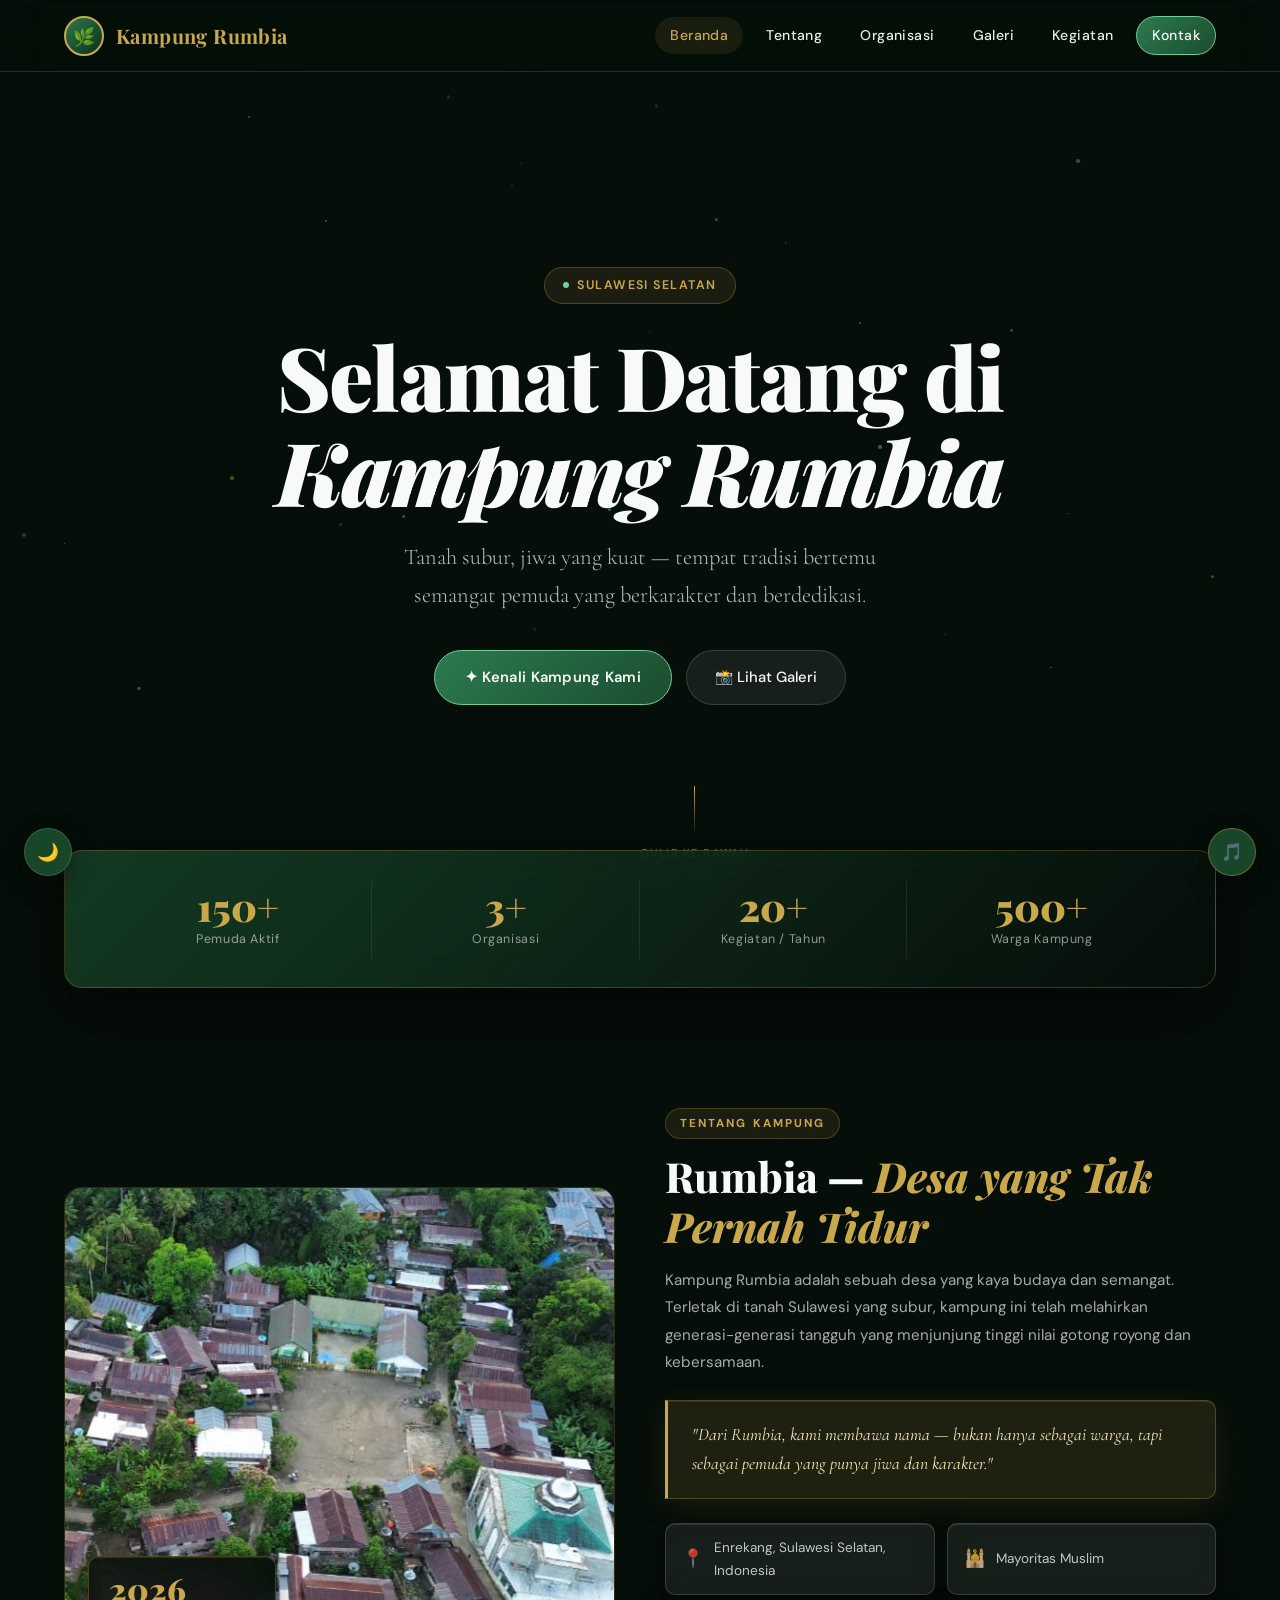
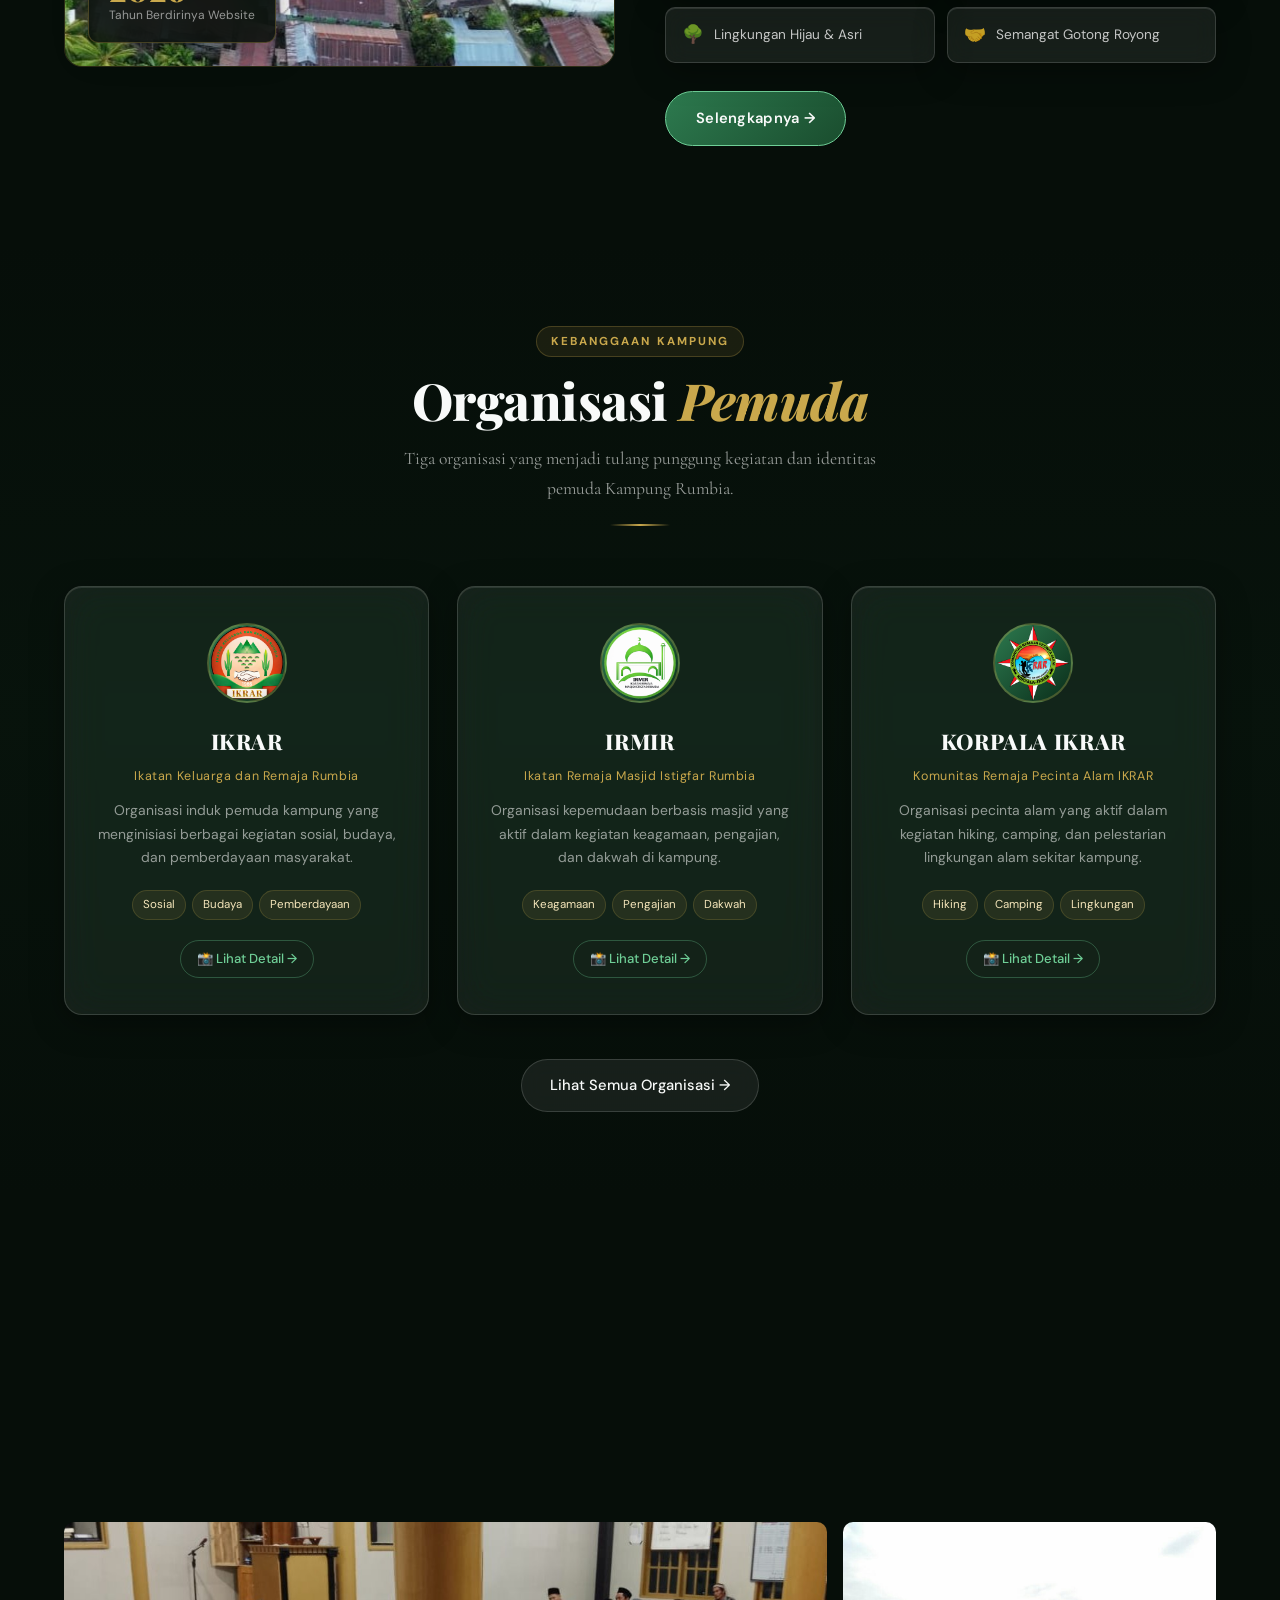
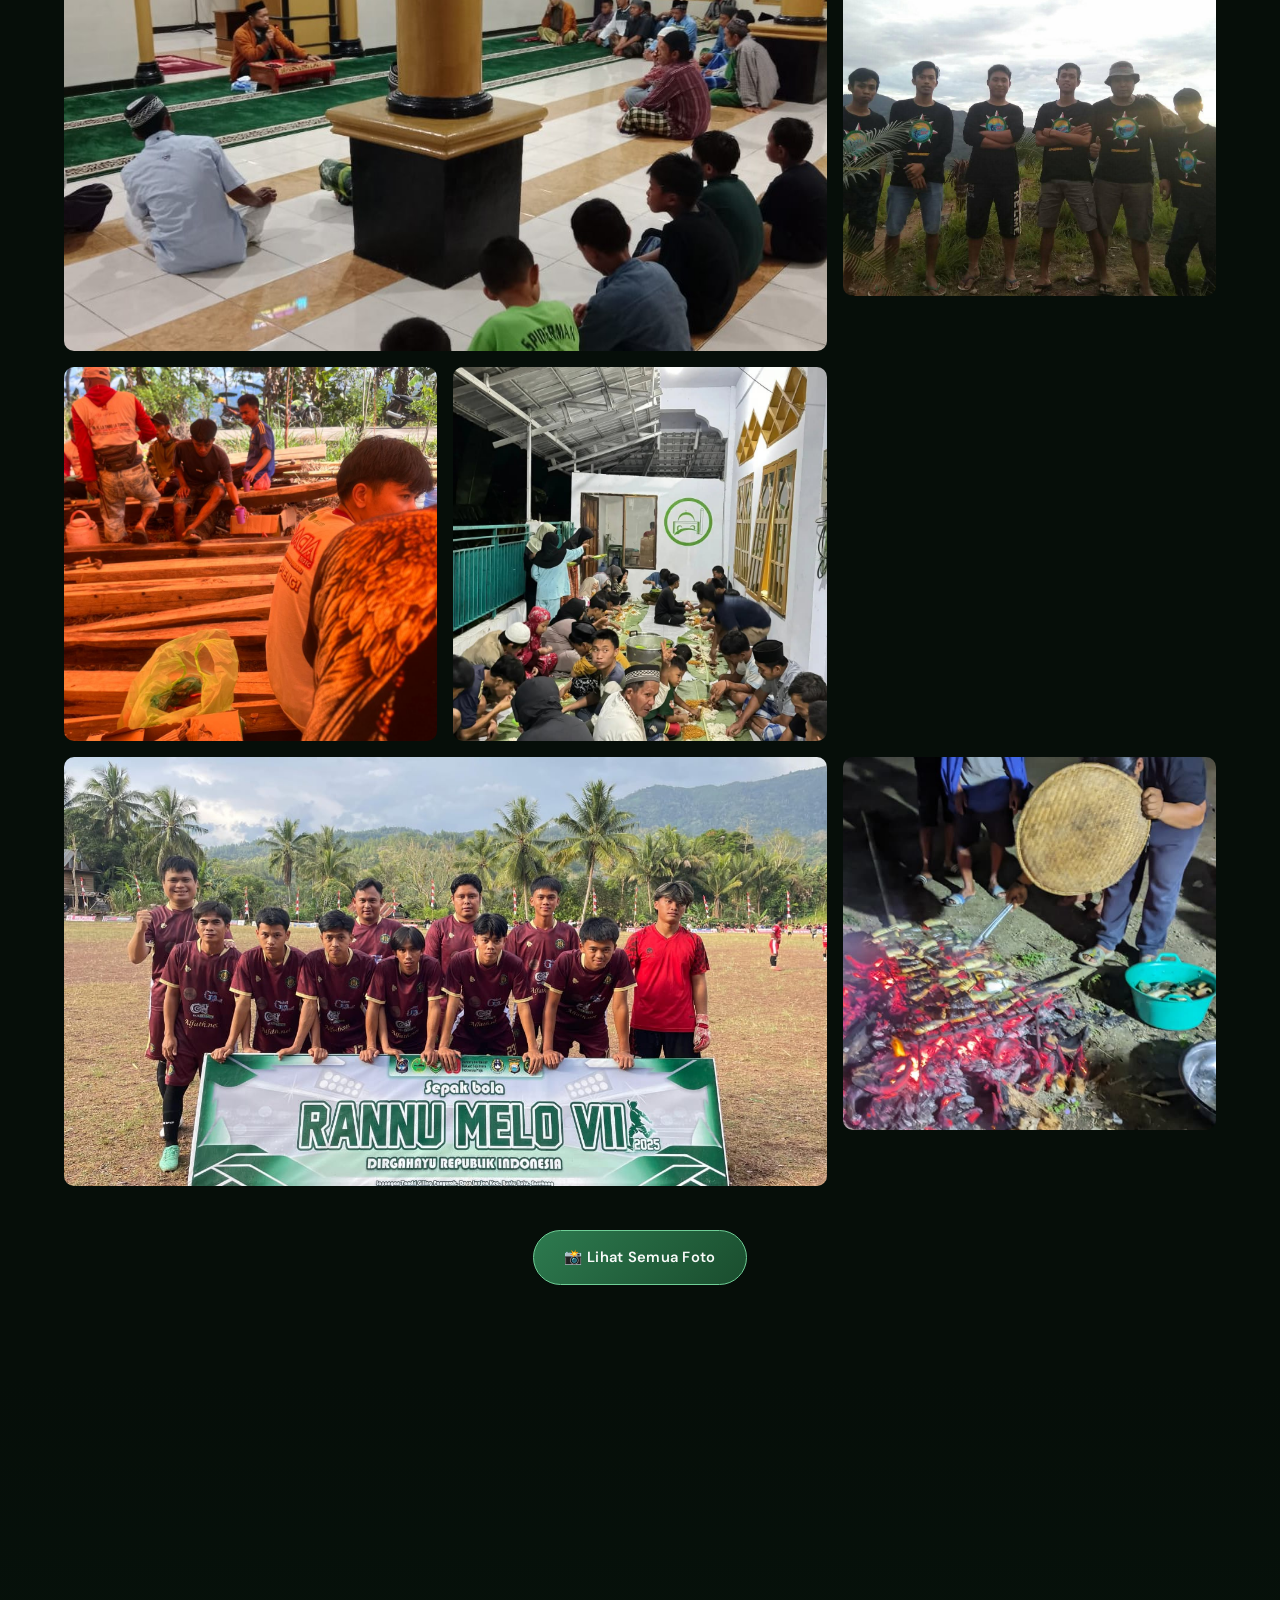
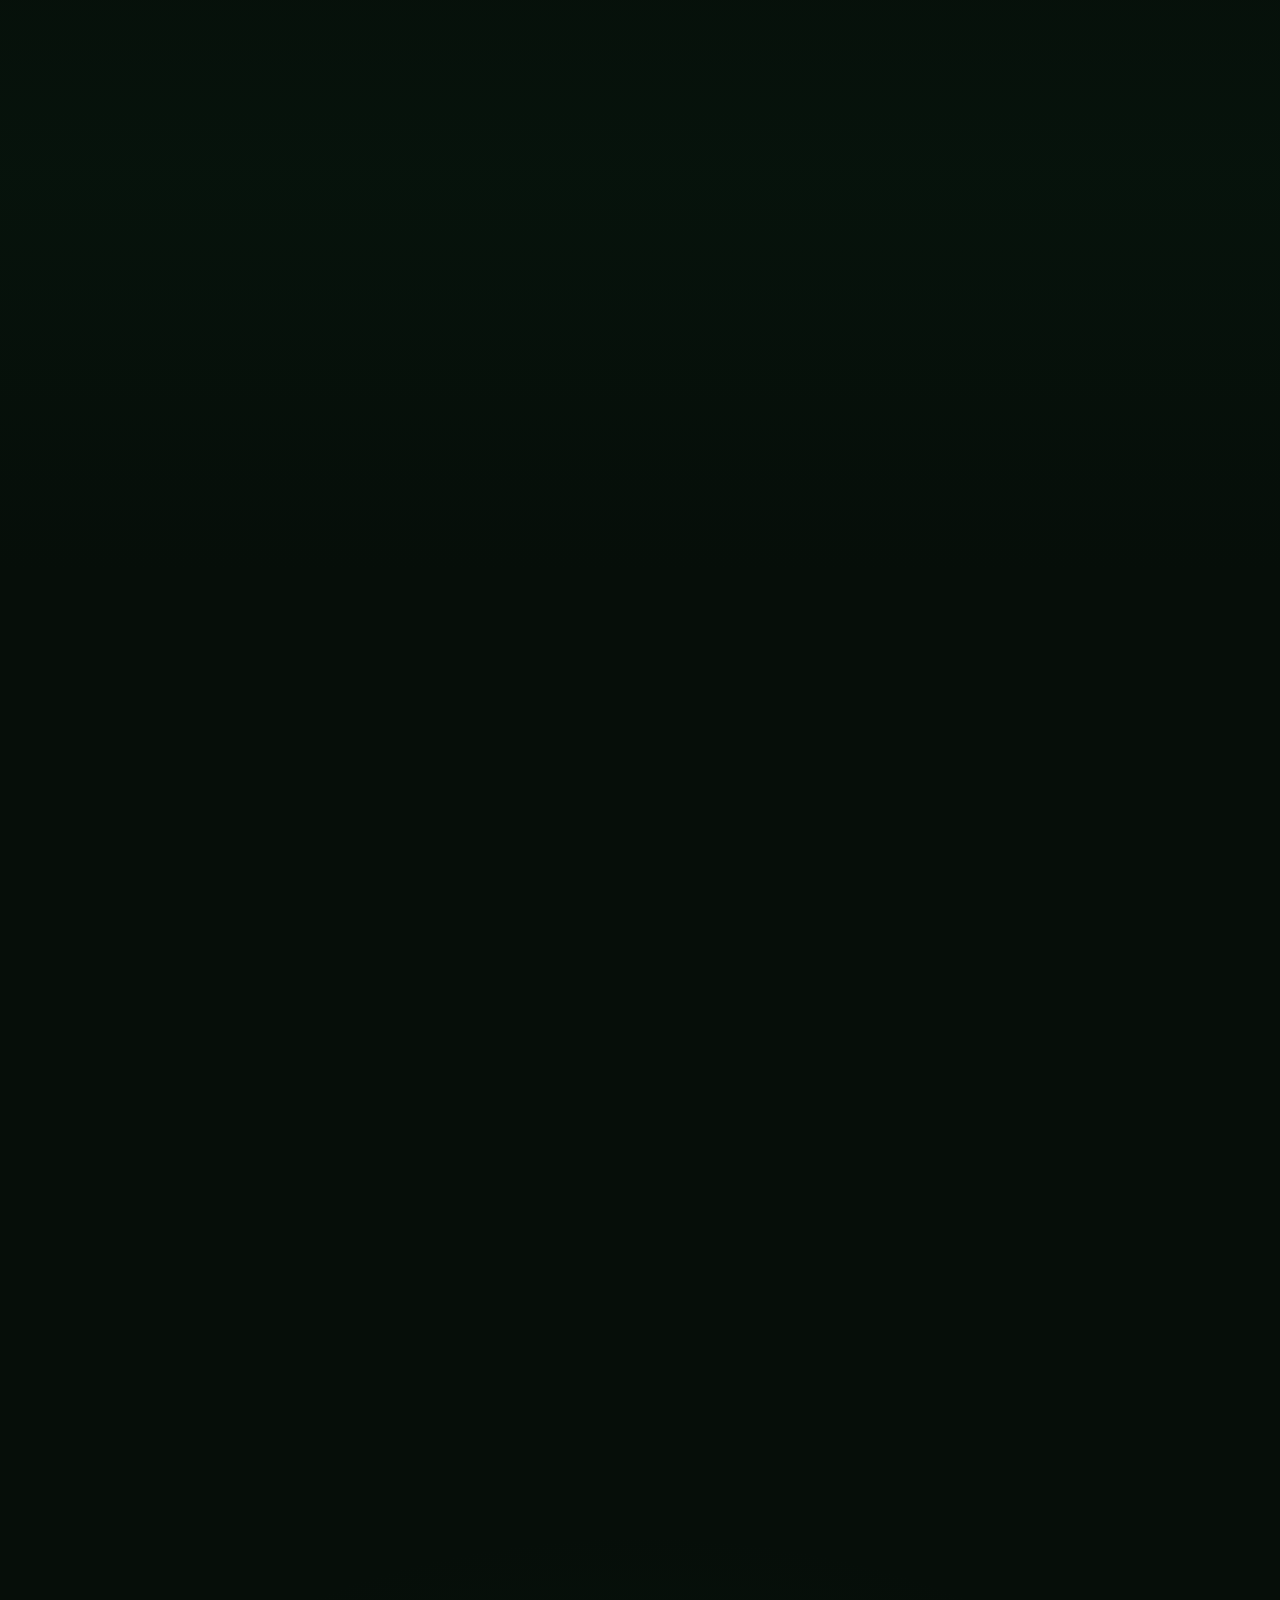
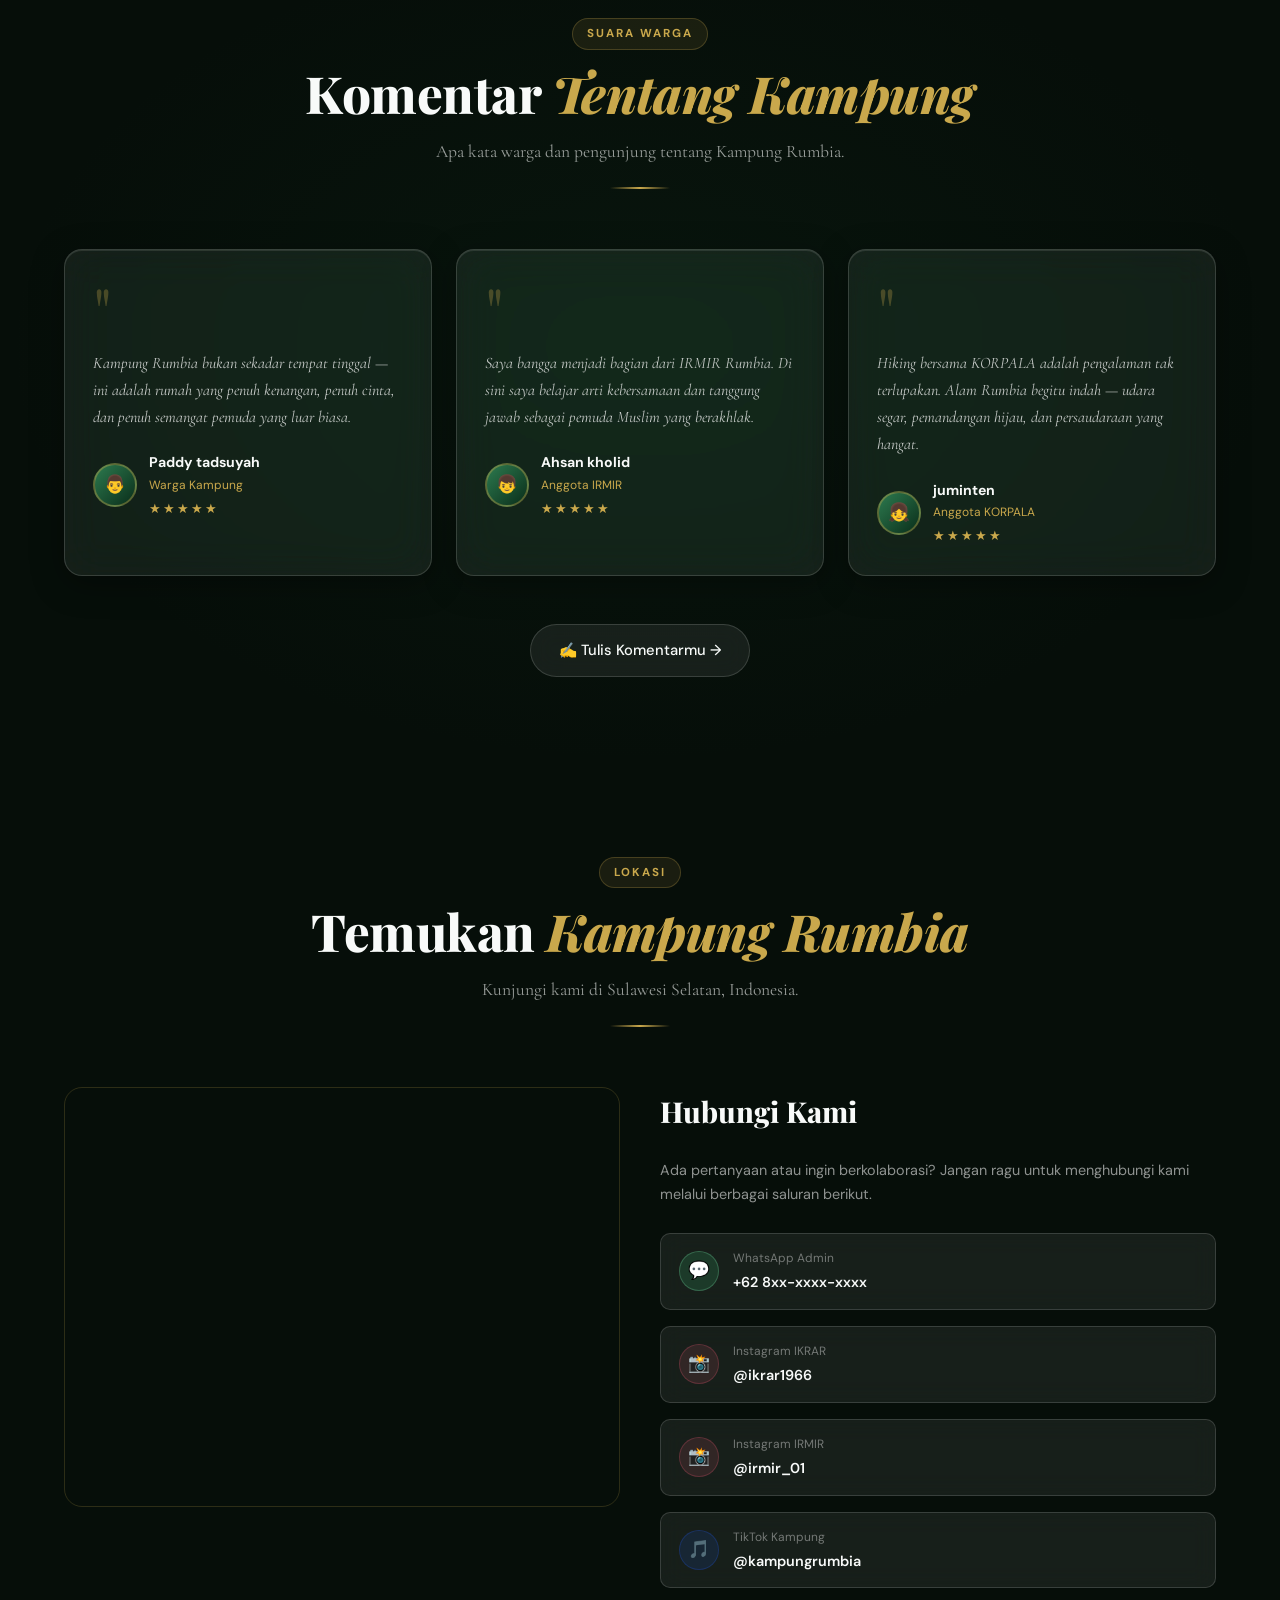
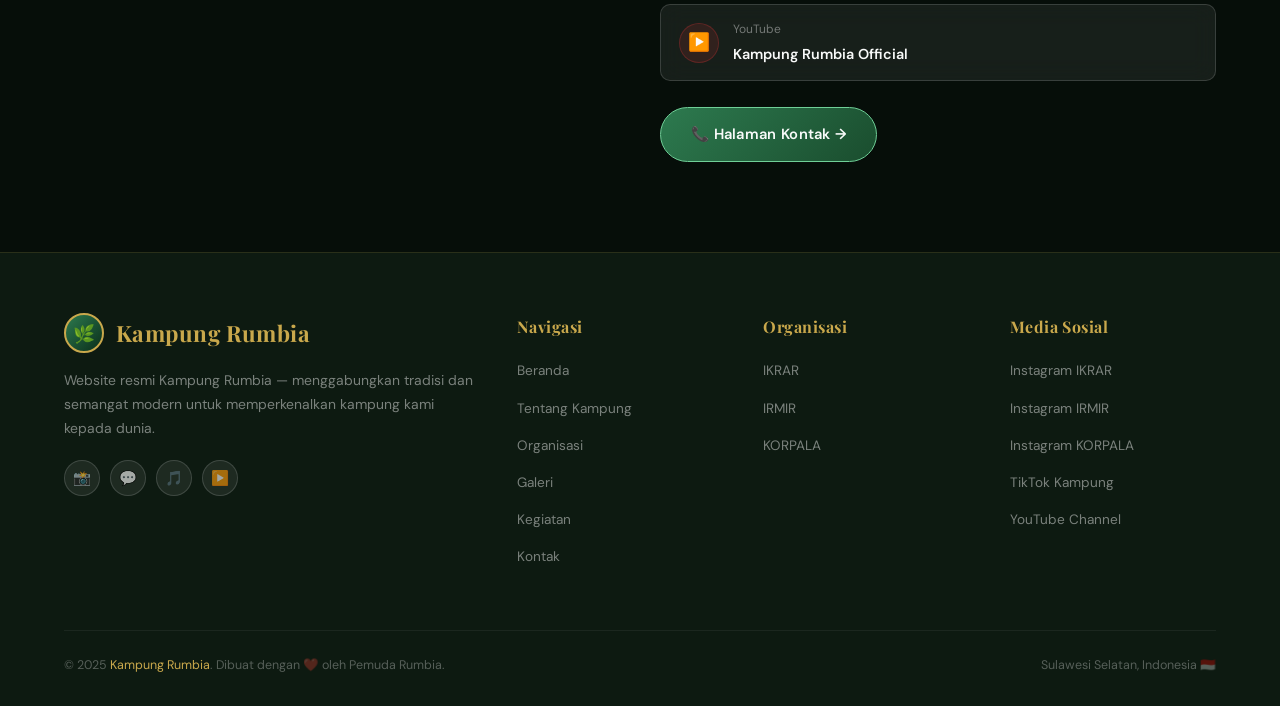
<file: index.html>
<!doctype html>
<html lang="id">
  <head>
    <meta charset="UTF-8" />
    <meta name="viewport" content="width=device-width, initial-scale=1.0" />
    <title>Kampung Rumbia — Desa Berkarakter, Pemuda Berjiwa</title>
    <meta name="description" content="Website resmi Kampung Rumbia. Mengenal sejarah, budaya, organisasi pemuda dan kegiatan masyarakat Kampung Rumbia." />
    <link rel="stylesheet" href="css/style.css" />
    <link rel="icon" href="assets/logo/favicon.ico" type="image/x-icon" />
  </head>
  <body>
    <!-- ======== NAVBAR ======== -->
    <nav class="navbar" id="navbar">
      <div class="nav-brand">
        <div class="brand-icon">🌿</div>
        <span>Kampung Rumbia</span>
      </div>
      <div class="nav-links">
        <a href="index.html" class="active">Beranda</a>
        <a href="tentang.html">Tentang</a>
        <a href="organisasi.html">Organisasi</a>
        <a href="galeri.html">Galeri</a>
        <a href="kegiatan.html">Kegiatan</a>
        <a href="kontak.html" class="btn-nav">Kontak</a>
      </div>
      <button class="hamburger" id="hamburger" aria-label="Menu"><span></span><span></span><span></span></button>
    </nav>

    <!-- Mobile Drawer -->
    <div class="nav-drawer" id="navDrawer">
      <a href="index.html">🏠 Beranda</a>
      <a href="tentang.html">📖 Tentang Kampung</a>
      <a href="organisasi.html">🤝 Organisasi</a>
      <a href="galeri.html">📸 Galeri</a>
      <a href="kegiatan.html">📅 Kegiatan</a>
      <a href="kontak.html">📞 Kontak</a>
    </div>

    <!-- ======== HERO ======== -->
    <section class="hero" id="hero">
      <div class="hero-video-wrap">
        <!-- Ganti src dengan video drone kampung -->
        <!-- <div style="
      width:100%;height:100%;
      background: linear-gradient(135deg, #0a2e1a 0%, #1a4d2e 30%, #0d1a11 60%, #060e09 100%);
      display:flex;align-items:center;justify-content:center;
      font-size:8rem;
    ">🌿</div> -->
        <video autoplay muted loop playsinline>
          <source src="assets/video/vidi.mp4" type="video/mp4" />
        </video>
      </div>
      <div class="hero-overlay"></div>

      <!-- Particle dots decoration -->
      <div style="position: absolute; inset: 0; z-index: 1; pointer-events: none; overflow: hidden">
        <div id="particles"></div>
      </div>

      <div class="hero-content">
        <div class="hero-badge">
          <span>Sulawesi Selatan</span>
        </div>
        <h1 class="hero-title">Selamat Datang di<br /><em>Kampung Rumbia</em></h1>
        <p class="hero-subtitle">Tanah subur, jiwa yang kuat — tempat tradisi bertemu semangat pemuda yang berkarakter dan berdedikasi.</p>
        <div class="hero-actions">
          <a href="tentang.html" class="btn-primary">✦ Kenali Kampung Kami</a>
          <a href="galeri.html" class="btn-outline">📸 Lihat Galeri</a>
        </div>
      </div>

      <div class="hero-scroll">
        <div class="scroll-line"></div>
        <span>Gulir ke bawah</span>
      </div>
    </section>

    <!-- ======== STATS BAR ======== -->
    <div class="stats-bar reveal">
      <div class="stat-item">
        <div class="stat-num" data-target="150">0</div>
        <div class="stat-label">Pemuda Aktif</div>
      </div>
      <div class="stat-item">
        <div class="stat-num" data-target="3">0</div>
        <div class="stat-label">Organisasi</div>
      </div>
      <div class="stat-item">
        <div class="stat-num" data-target="20">0</div>
        <div class="stat-label">Kegiatan / Tahun</div>
      </div>
      <div class="stat-item">
        <div class="stat-num" data-target="500">0</div>
        <div class="stat-label">Warga Kampung</div>
      </div>
    </div>

    <!-- ======== TENTANG PREVIEW ======== -->
    <section style="padding-top: 120px">
      <div class="about-grid">
        <div class="about-img-wrap reveal-left">
          <!-- <div class="about-img-placeholder">
        🌄
        <span style="font-size:1rem;color:rgba(255,255,255,0.3);">Foto Kampung Rumbia</span>
      </div> -->
          <img src="assets/img/kampong1.jpg" alt="Kampung Rumbia" class="about-img-main" />
          <div class="about-badge-float glass">
            <div class="num">2026</div>
            <div class="lbl">Tahun Berdirinya Website</div>
          </div>
        </div>

        <div class="about-content reveal-right">
          <div class="section-tag about-tag">Tentang Kampung</div>
          <h2 class="about-title">Rumbia — <em>Desa yang Tak Pernah Tidur</em></h2>
          <p class="about-desc">
            Kampung Rumbia adalah sebuah desa yang kaya budaya dan semangat. Terletak di tanah Sulawesi yang subur, kampung ini telah melahirkan generasi-generasi tangguh yang menjunjung tinggi nilai gotong royong dan kebersamaan.
          </p>

          <div class="about-quote glass-gold">
            <blockquote>"Dari Rumbia, kami membawa nama — bukan hanya sebagai warga, tapi sebagai pemuda yang punya jiwa dan karakter."</blockquote>
          </div>

          <div class="about-info-grid">
            <div class="info-chip glass">
              <span class="ic">📍</span>
              <span>Enrekang, Sulawesi Selatan, Indonesia</span>
            </div>
            <div class="info-chip glass">
              <span class="ic">🕌</span>
              <span>Mayoritas Muslim</span>
            </div>
            <div class="info-chip glass">
              <span class="ic">🌳</span>
              <span>Lingkungan Hijau & Asri</span>
            </div>
            <div class="info-chip glass">
              <span class="ic">🤝</span>
              <span>Semangat Gotong Royong</span>
            </div>
          </div>

          <div style="margin-top: 28px">
            <a href="tentang.html" class="btn-primary">Selengkapnya →</a>
          </div>
        </div>
      </div>
    </section>

    <!-- ======== ORGANISASI PREVIEW ======== -->
    <section class="org-section">
      <div class="section-header reveal">
        <div class="section-tag">Kebanggaan Kampung</div>
        <h2 class="section-title">Organisasi <em>Pemuda</em></h2>
        <p class="section-sub">Tiga organisasi yang menjadi tulang punggung kegiatan dan identitas pemuda Kampung Rumbia.</p>
        <div class="divider-gold"></div>
      </div>

      <div class="org-grid">
        <div class="org-card glass reveal" style="transition-delay: 0.1s">
          <div class="org-logo">
            <img src="assets/logo/ikrar.png" alt="Logo IKRAR" />
          </div>
          <div class="org-name">IKRAR</div>
          <div class="org-full">Ikatan Keluarga dan Remaja Rumbia</div>
          <p class="org-desc">Organisasi induk pemuda kampung yang menginisiasi berbagai kegiatan sosial, budaya, dan pemberdayaan masyarakat.</p>
          <div class="org-tags">
            <span class="org-tag">Sosial</span>
            <span class="org-tag">Budaya</span>
            <span class="org-tag">Pemberdayaan</span>
          </div>
          <a href="organisasi.html" class="org-social">📸 Lihat Detail →</a>
        </div>

        <div class="org-card glass reveal" style="transition-delay: 0.2s">
          <div class="org-logo">
            <img src="assets/logo/irmir.png" alt="Logo IRMIR" />
          </div>
          <div class="org-name">IRMIR</div>
          <div class="org-full">Ikatan Remaja Masjid Istigfar Rumbia</div>
          <p class="org-desc">Organisasi kepemudaan berbasis masjid yang aktif dalam kegiatan keagamaan, pengajian, dan dakwah di kampung.</p>
          <div class="org-tags">
            <span class="org-tag">Keagamaan</span>
            <span class="org-tag">Pengajian</span>
            <span class="org-tag">Dakwah</span>
          </div>
          <a href="organisasi.html" class="org-social">📸 Lihat Detail →</a>
        </div>

        <div class="org-card glass reveal" style="transition-delay: 0.3s">
          <div class="org-logo">
            <img src="assets/logo/korpala-ikrar.png" alt="Logo KORPALA" />
          </div>
          <div class="org-name">KORPALA IKRAR</div>
          <div class="org-full">Komunitas Remaja Pecinta Alam IKRAR</div>
          <p class="org-desc">Organisasi pecinta alam yang aktif dalam kegiatan hiking, camping, dan pelestarian lingkungan alam sekitar kampung.</p>
          <div class="org-tags">
            <span class="org-tag">Hiking</span>
            <span class="org-tag">Camping</span>
            <span class="org-tag">Lingkungan</span>
          </div>
          <a href="organisasi.html" class="org-social">📸 Lihat Detail →</a>
        </div>
      </div>

      <div style="text-align: center; margin-top: 44px" class="reveal">
        <a href="organisasi.html" class="btn-outline">Lihat Semua Organisasi →</a>
      </div>
    </section>

    <!-- ======== GALERI PREVIEW ======== -->
    <section>
      <div class="section-header reveal">
        <div class="section-tag">Momen Berharga</div>
        <h2 class="section-title">Galeri <em>Kegiatan</em></h2>
        <p class="section-sub">Dokumentasi kegiatan masyarakat, pemuda, dan alam Kampung Rumbia.</p>
        <div class="divider-gold"></div>
      </div>

      <div class="gallery-grid reveal">
        <div class="gallery-item">
          <div class="gallery-placeholder">
            <img src="assets/img/foto4.jpeg" alt="Pengajian Rutin" />
          </div>
          <div class="gallery-overlay"><span class="gallery-caption">📿 Pengajian Rutin</span></div>
        </div>
        <div class="gallery-item">
          <div class="gallery-placeholder">
            <img src="assets/img/c10.jpeg" alt="Pengajian Rutin" />
          </div>
          <div class="gallery-overlay"><span class="gallery-caption">🏔️ Hiking KORPALA</span></div>
        </div>
        <div class="gallery-item">
          <div class="gallery-placeholder">
            <img src="assets/img/ft2.jpeg" alt="Pengajian Rutin" />
          </div>
          <div class="gallery-overlay"><span class="gallery-caption">🧹 Gotong Royong</span></div>
        </div>
        <div class="gallery-item">
          <div class="gallery-placeholder">
            <img src="assets/img/c9.jpeg" alt="Pengajian Rutin" />
          </div>
          <div class="gallery-overlay"><span class="gallery-caption">🌙 Buka Puasa Bersama</span></div>
        </div>
        <div class="gallery-item">
          <div class="gallery-placeholder">
            <img src="assets/img/foto3.jpeg" alt="Pengajian Rutin" />
          </div>
          <div class="gallery-overlay"><span class="gallery-caption">⚽ Turnamen Kampung</span></div>
        </div>
        <div class="gallery-item">
          <div class="gallery-placeholder">
            <img src="assets/img/a1.jpeg" alt="Pengajian Rutin" />
          </div>
          <div class="gallery-overlay"><span class="gallery-caption">🎉 Acara Pemuda</span></div>
        </div>
      </div>

      <div style="text-align: center; margin-top: 44px" class="reveal">
        <a href="galeri.html" class="btn-primary">📸 Lihat Semua Foto</a>
      </div>
    </section>

    <!-- ======== JADWAL KEGIATAN ======== -->
    <section class="schedule-section">
      <div class="section-header reveal">
        <div class="section-tag">Agenda Kampung</div>
        <h2 class="section-title">Jadwal <em>Kegiatan</em></h2>
        <p class="section-sub">Kegiatan rutin dan acara mendatang di Kampung Rumbia.</p>
        <div class="divider-gold"></div>
      </div>

      <div class="schedule-grid">
        <div class="schedule-card glass reveal" style="transition-delay: 0.1s">
          <div class="sched-date">
            <div class="sched-day">15</div>
            <div class="sched-month">Jul</div>
          </div>
          <div class="sched-info">
            <div class="sched-title">Kerja Bakti Kampung</div>
            <div class="sched-meta">
              <span>⏰ 07.00 WITA</span>
              <span>📍 Lapangan Utama</span>
            </div>
            <span class="sched-org">IKRAR</span>
          </div>
        </div>

        <div class="schedule-card glass reveal" style="transition-delay: 0.15s">
          <div class="sched-date">
            <div class="sched-day">18</div>
            <div class="sched-month">Jul</div>
          </div>
          <div class="sched-info">
            <div class="sched-title">Pengajian Mingguan</div>
            <div class="sched-meta">
              <span>⏰ 19.30 WITA</span>
              <span>📍 Masjid Kampung</span>
            </div>
            <span class="sched-org">IRMIR</span>
          </div>
        </div>

        <div class="schedule-card glass reveal" style="transition-delay: 0.2s">
          <div class="sched-date">
            <div class="sched-day">20</div>
            <div class="sched-month">Jul</div>
          </div>
          <div class="sched-info">
            <div class="sched-title">Camping & Hiking</div>
            <div class="sched-meta">
              <span>⏰ 06.00 WITA</span>
              <span>📍 Bukit Rumbia</span>
            </div>
            <span class="sched-org">KORPALA</span>
          </div>
        </div>

        <div class="schedule-card glass reveal" style="transition-delay: 0.25s">
          <div class="sched-date">
            <div class="sched-day">25</div>
            <div class="sched-month">Jul</div>
          </div>
          <div class="sched-info">
            <div class="sched-title">Rapat Pemuda Bulanan</div>
            <div class="sched-meta">
              <span>⏰ 20.00 WITA</span>
              <span>📍 Sekretariat IKRAR</span>
            </div>
            <span class="sched-org">IKRAR</span>
          </div>
        </div>

        <div class="schedule-card glass reveal" style="transition-delay: 0.3s">
          <div class="sched-date">
            <div class="sched-day">28</div>
            <div class="sched-month">Jul</div>
          </div>
          <div class="sched-info">
            <div class="sched-title">Turnamen Futsal Kampung</div>
            <div class="sched-meta">
              <span>⏰ 15.00 WITA</span>
              <span>📍 Lapangan Futsal</span>
            </div>
            <span class="sched-org">IKRAR</span>
          </div>
        </div>

        <div class="schedule-card glass reveal" style="transition-delay: 0.35s">
          <div class="sched-date">
            <div class="sched-day">01</div>
            <div class="sched-month">Ags</div>
          </div>
          <div class="sched-info">
            <div class="sched-title">Peringatan HUT RI</div>
            <div class="sched-meta">
              <span>⏰ 08.00 WITA</span>
              <span>📍 Seluruh Kampung</span>
            </div>
            <span class="sched-org">Semua Organisasi</span>
          </div>
        </div>
      </div>

      <div style="text-align: center; margin-top: 44px" class="reveal">
        <a href="kegiatan.html" class="btn-outline">Lihat Jadwal Lengkap →</a>
      </div>
    </section>

    <!-- ======== BERITA KAMPUNG ======== -->
    <section>
      <div class="section-header reveal">
        <div class="section-tag">Update Terkini</div>
        <h2 class="section-title">Berita <em>Kampung</em></h2>
        <p class="section-sub">Informasi dan kegiatan terbaru dari Kampung Rumbia.</p>
        <div class="divider-gold"></div>
      </div>

      <div class="news-grid reveal">
        <div class="news-featured glass">
          <div class="news-featured-img">
            <img src="assets/img/c7.jpeg" alt="Camping KORPALA" />
          </div>
          <div class="news-featured-body">
            <span class="news-tag">KORPALA</span>
            <h3 class="news-title">KORPALA Sukses Mendaki Pegunungan Latimojong 3478 MDPL, Gunung Tertinggi di Sulawesi</h3>
            <p class="news-excerpt">
              Lebih dari 10 pemuda kampung mengikuti kegiatan pendakian yang diselenggarakan KORPALA menuju Pegunungan Latimojong, gunung tertinggi di Sulawesi. Kegiatan berlangsung selama beberapa hari dengan berbagai agenda petualangan,
              kebersamaan, dan eksplorasi alam.
            </p>
            <div class="news-meta">
              <span>📅 10 Juli 2015</span>
              <span>👁️ 245 pembaca</span>
            </div>
          </div>
        </div>

        <div class="news-list">
          <div class="news-mini glass">
            <div class="news-mini-thumb">🕌</div>
            <div>
              <div class="news-mini-title">Pengajian Ramadan IRMIR Diikuti 80 Jamaah</div>
              <div class="news-mini-date">📅 5 Juli 2025</div>
            </div>
          </div>
          <div class="news-mini glass">
            <div class="news-mini-thumb">🧹</div>
            <div>
              <div class="news-mini-title">Gotong Royong Bersama Bersihkan Jalan Kampung</div>
              <div class="news-mini-date">📅 28 Juni 2025</div>
            </div>
          </div>
          <div class="news-mini glass">
            <div class="news-mini-thumb">⚽</div>
            <div>
              <div class="news-mini-title">Bazar Futsal</div>
              <div class="news-mini-date">📅 20 Juni 2025</div>
            </div>
          </div>
          <div class="news-mini glass">
            <div class="news-mini-thumb">🌙</div>
            <div>
              <div class="news-mini-title">Buka Puasa Bersama Mempererat Silaturahmi Warga</div>
              <div class="news-mini-date">📅 15 Maret 2025</div>
            </div>
          </div>
        </div>
      </div>
    </section>

    <!-- ======== TESTIMONI ======== -->
    <section class="testi-section">
      <div class="section-header reveal">
        <div class="section-tag">Suara Warga</div>
        <h2 class="section-title">Komentar <em>Tentang Kampung</em></h2>
        <p class="section-sub">Apa kata warga dan pengunjung tentang Kampung Rumbia.</p>
        <div class="divider-gold"></div>
      </div>

      <div class="testi-grid">
        <div class="testi-card glass reveal" style="transition-delay: 0.1s">
          <div class="testi-quote-icon">"</div>
          <p class="testi-text">Kampung Rumbia bukan sekadar tempat tinggal — ini adalah rumah yang penuh kenangan, penuh cinta, dan penuh semangat pemuda yang luar biasa.</p>
          <div class="testi-author">
            <div class="testi-avatar">👨</div>
            <div>
              <div class="testi-name">Paddy tadsuyah</div>
              <div class="testi-role">Warga Kampung</div>
              <div class="testi-stars">★★★★★</div>
            </div>
          </div>
        </div>

        <div class="testi-card glass reveal" style="transition-delay: 0.2s">
          <div class="testi-quote-icon">"</div>
          <p class="testi-text">Saya bangga menjadi bagian dari IRMIR Rumbia. Di sini saya belajar arti kebersamaan dan tanggung jawab sebagai pemuda Muslim yang berakhlak.</p>
          <div class="testi-author">
            <div class="testi-avatar">👦</div>
            <div>
              <div class="testi-name">Ahsan kholid</div>
              <div class="testi-role">Anggota IRMIR</div>
              <div class="testi-stars">★★★★★</div>
            </div>
          </div>
        </div>

        <div class="testi-card glass reveal" style="transition-delay: 0.3s">
          <div class="testi-quote-icon">"</div>
          <p class="testi-text">Hiking bersama KORPALA adalah pengalaman tak terlupakan. Alam Rumbia begitu indah — udara segar, pemandangan hijau, dan persaudaraan yang hangat.</p>
          <div class="testi-author">
            <div class="testi-avatar">👧</div>
            <div>
              <div class="testi-name">juminten</div>
              <div class="testi-role">Anggota KORPALA</div>
              <div class="testi-stars">★★★★★</div>
            </div>
          </div>
        </div>
      </div>

      <div class="testi-add reveal">
        <a href="kontak.html" class="btn-outline">✍️ Tulis Komentarmu →</a>
      </div>
    </section>

    <!-- ======== PETA LOKASI ======== -->
    <section>
      <div class="section-header reveal">
        <div class="section-tag">Lokasi</div>
        <h2 class="section-title">Temukan <em>Kampung Rumbia</em></h2>
        <p class="section-sub">Kunjungi kami di Sulawesi Selatan, Indonesia.</p>
        <div class="divider-gold"></div>
      </div>

      <div class="contact-grid reveal">
        <div class="map-wrap">
          <!-- Ganti src dengan koordinat Kampung Rumbia yang sebenarnya -->
          <iframe
            src="https://www.google.com/maps/embed?pb=!1m18!1m12!1m3!1d3982.6725040669335!2d119.86934417351863!3d-3.4296660417224283!2m3!1f0!2f0!3f0!3m2!1i1024!2i768!4f13.1!3m3!1m2!1s0x2d9413d1bc56a777%3A0xe78dd98036eac635!2sLapangan%20Sepak%20Bola%20Rumbia!5e0!3m2!1sen!2sid!4v1778855188498!5m2!1sen!2sid"
            width="600"
            height="450"
            style="border: 0"
            allowfullscreen=""
            loading="lazy"
            referrerpolicy="no-referrer-when-downgrade"
          ></iframe>
        </div>

        <div class="contact-info">
          <h3 class="contact-title">Hubungi Kami</h3>
          <p class="contact-desc">Ada pertanyaan atau ingin berkolaborasi? Jangan ragu untuk menghubungi kami melalui berbagai saluran berikut.</p>

          <a href="https://wa.me/628xxxxxxxxx" class="contact-item" target="_blank">
            <div class="contact-ic ic-green">💬</div>
            <div>
              <div class="contact-label">WhatsApp Admin</div>
              <div class="contact-val">+62 8xx-xxxx-xxxx</div>
            </div>
          </a>

          <a href="https://instagram.com/ikrar1966" class="contact-item" target="_blank">
            <div class="contact-ic ic-pink">📸</div>
            <div>
              <div class="contact-label">Instagram IKRAR</div>
              <div class="contact-val">@ikrar1966</div>
            </div>
          </a>

          <a href="https://instagram.com/irmir_01" class="contact-item" target="_blank">
            <div class="contact-ic ic-pink">📸</div>
            <div>
              <div class="contact-label">Instagram IRMIR</div>
              <div class="contact-val">@irmir_01</div>
            </div>
          </a>

          <a href="https://www.tiktok.com/@kampungrumbia" class="contact-item" target="_blank">
            <div class="contact-ic ic-blue">🎵</div>
            <div>
              <div class="contact-label">TikTok Kampung</div>
              <div class="contact-val">@kampungrumbia</div>
            </div>
          </a>

          <a href="https://youtube.com/@kampungrumbia" class="contact-item" target="_blank">
            <div class="contact-ic ic-red">▶️</div>
            <div>
              <div class="contact-label">YouTube</div>
              <div class="contact-val">Kampung Rumbia Official</div>
            </div>
          </a>

          <div style="margin-top: 10px">
            <a href="kontak.html" class="btn-primary" style="display: inline-flex">📞 Halaman Kontak →</a>
          </div>
        </div>
      </div>
    </section>

    <!-- ======== FOOTER ======== -->
    <footer class="footer">
      <div class="footer-grid">
        <div class="footer-brand">
          <div class="nav-brand" style="margin-bottom: 16px">
            <div class="brand-icon">🌿</div>
            <span>Kampung Rumbia</span>
          </div>
          <p class="footer-desc">Website resmi Kampung Rumbia — menggabungkan tradisi dan semangat modern untuk memperkenalkan kampung kami kepada dunia.</p>
          <div class="footer-socials">
            <a class="footer-social-ic" href="https://instagram.com/ikrar_rumbia" target="_blank" title="Instagram">📸</a>
            <a class="footer-social-ic" href="https://wa.me/628xxxxxxxxx" target="_blank" title="WhatsApp">💬</a>
            <a class="footer-social-ic" href="https://www.tiktok.com/@kampungrumbia" target="_blank" title="TikTok">🎵</a>
            <a class="footer-social-ic" href="https://youtube.com/@kampungrumbia" target="_blank" title="YouTube">▶️</a>
          </div>
        </div>

        <div class="footer-col">
          <h4>Navigasi</h4>
          <ul>
            <li><a href="index.html">Beranda</a></li>
            <li><a href="tentang.html">Tentang Kampung</a></li>
            <li><a href="organisasi.html">Organisasi</a></li>
            <li><a href="galeri.html">Galeri</a></li>
            <li><a href="kegiatan.html">Kegiatan</a></li>
            <li><a href="kontak.html">Kontak</a></li>
          </ul>
        </div>

        <div class="footer-col">
          <h4>Organisasi</h4>
          <ul>
            <li><a href="organisasi.html#ikrar">IKRAR</a></li>
            <li><a href="organisasi.html#irmir">IRMIR</a></li>
            <li><a href="organisasi.html#korpala">KORPALA</a></li>
          </ul>
        </div>

        <div class="footer-col">
          <h4>Media Sosial</h4>
          <ul>
            <li><a href="https://instagram.com/ikrar_rumbia" target="_blank">Instagram IKRAR</a></li>
            <li><a href="https://instagram.com/irmir_rumbia" target="_blank">Instagram IRMIR</a></li>
            <li><a href="https://instagram.com/korpala_rumbia" target="_blank">Instagram KORPALA</a></li>
            <li><a href="https://www.tiktok.com/@kampungrumbia" target="_blank">TikTok Kampung</a></li>
            <li><a href="https://youtube.com/@kampungrumbia" target="_blank">YouTube Channel</a></li>
          </ul>
        </div>
      </div>

      <div class="footer-bottom">
        <p class="footer-copy">© 2025 <span>Kampung Rumbia</span>. Dibuat dengan ❤️ oleh Pemuda Rumbia.</p>
        <p class="footer-copy">Sulawesi Selatan, Indonesia 🇮🇩</p>
      </div>
    </footer>

    <!-- ======== MUSIK PLAYER ======== -->
    <div class="music-player">
      <button class="music-btn" id="musicBtn" title="Musik Latar">🎵</button>
      <audio id="bgMusic" loop>
        <source src="assets/video/lagu-rumbia.mp3" type="audio/mpeg" />
      </audio>
    </div>

    <!-- ======== DARK MODE TOGGLE ======== -->
    <button class="theme-toggle" id="themeToggle" title="Ganti Tema">🌙</button>

    <!-- ======== SCRIPTS ======== -->
    <script>
      // --- Navbar scroll effect
      const navbar = document.getElementById("navbar");
      window.addEventListener("scroll", () => {
        navbar.classList.toggle("scrolled", window.scrollY > 60);
      });

      // --- Hamburger
      const hamburger = document.getElementById("hamburger");
      const navDrawer = document.getElementById("navDrawer");
      let menuOpen = false;
      function openMenu() {
        menuOpen = true;
        navDrawer.classList.add("open");
        hamburger.classList.add("open");
      }
      function closeMenu() {
        menuOpen = false;
        navDrawer.classList.remove("open");
        hamburger.classList.remove("open");
      }
      hamburger.addEventListener("click", (e) => {
        e.stopPropagation();
        menuOpen ? closeMenu() : openMenu();
      });
      document.addEventListener("click", (e) => {
        if (menuOpen && !navDrawer.contains(e.target) && !hamburger.contains(e.target)) closeMenu();
      });

      // Close drawer on link click
      navDrawer.querySelectorAll("a").forEach((a) => {
        a.addEventListener("click", closeMenu);
      });

      // --- Scroll reveal
      const reveals = document.querySelectorAll(".reveal, .reveal-left, .reveal-right");
      const observer = new IntersectionObserver(
        (entries) => {
          entries.forEach((e) => {
            if (e.isIntersecting) {
              e.target.classList.add("visible");
            }
          });
        },
        { threshold: 0.12 },
      );
      reveals.forEach((el) => observer.observe(el));

      // --- Counter animation
      function animateCount(el, target) {
        let current = 0;
        const step = Math.ceil(target / 60);
        const suffix = el.dataset.suffix || "+";
        const timer = setInterval(() => {
          current = Math.min(current + step, target);
          el.textContent = current + suffix;
          if (current >= target) clearInterval(timer);
        }, 25);
      }

      const statNums = document.querySelectorAll(".stat-num[data-target]");
      const statsObserver = new IntersectionObserver(
        (entries) => {
          entries.forEach((e) => {
            if (e.isIntersecting) {
              animateCount(e.target, parseInt(e.target.dataset.target));
              statsObserver.unobserve(e.target);
            }
          });
        },
        { threshold: 0.5 },
      );
      statNums.forEach((el) => statsObserver.observe(el));

      // --- Music player
      const musicBtn = document.getElementById("musicBtn");
      const bgMusic = document.getElementById("bgMusic");

      let playing = false;

      musicBtn.addEventListener("click", () => {
        if (playing) {
          bgMusic.pause();
          musicBtn.textContent = "🎵";
          musicBtn.classList.remove("playing");
        } else {
          bgMusic
            .play()
            .then(() => {
              musicBtn.textContent = "🔊";
              musicBtn.classList.add("playing");
            })
            .catch((err) => {
              console.log("Audio gagal diputar:", err);
            });
        }

        playing = !playing;
      });

      // --- Dark / Light mode
      const themeToggle = document.getElementById("themeToggle");
      const savedTheme = localStorage.getItem("theme");
      if (savedTheme === "light") {
        document.body.classList.add("light-mode");
        themeToggle.textContent = "☀️";
      }

      themeToggle.addEventListener("click", () => {
        document.body.classList.toggle("light-mode");
        const isLight = document.body.classList.contains("light-mode");
        themeToggle.textContent = isLight ? "☀️" : "🌙";
        localStorage.setItem("theme", isLight ? "light" : "dark");
      });

      // --- Particles
      (function () {
        const container = document.getElementById("particles");
        if (!container) return;
        for (let i = 0; i < 35; i++) {
          const dot = document.createElement("div");
          const size = Math.random() * 3 + 1;
          dot.style.cssText = `
      position:absolute;
      width:${size}px; height:${size}px;
      border-radius:50%;
      background:rgba(${Math.random() > 0.5 ? "201,168,76" : "111,207,151"},${Math.random() * 0.4 + 0.1});
      top:${Math.random() * 100}%;
      left:${Math.random() * 100}%;
      animation: float ${Math.random() * 6 + 5}s ease-in-out ${Math.random() * 4}s infinite;
    `;
          container.appendChild(dot);
        }
      })();
    </script>
  </body>
</html>
</file>
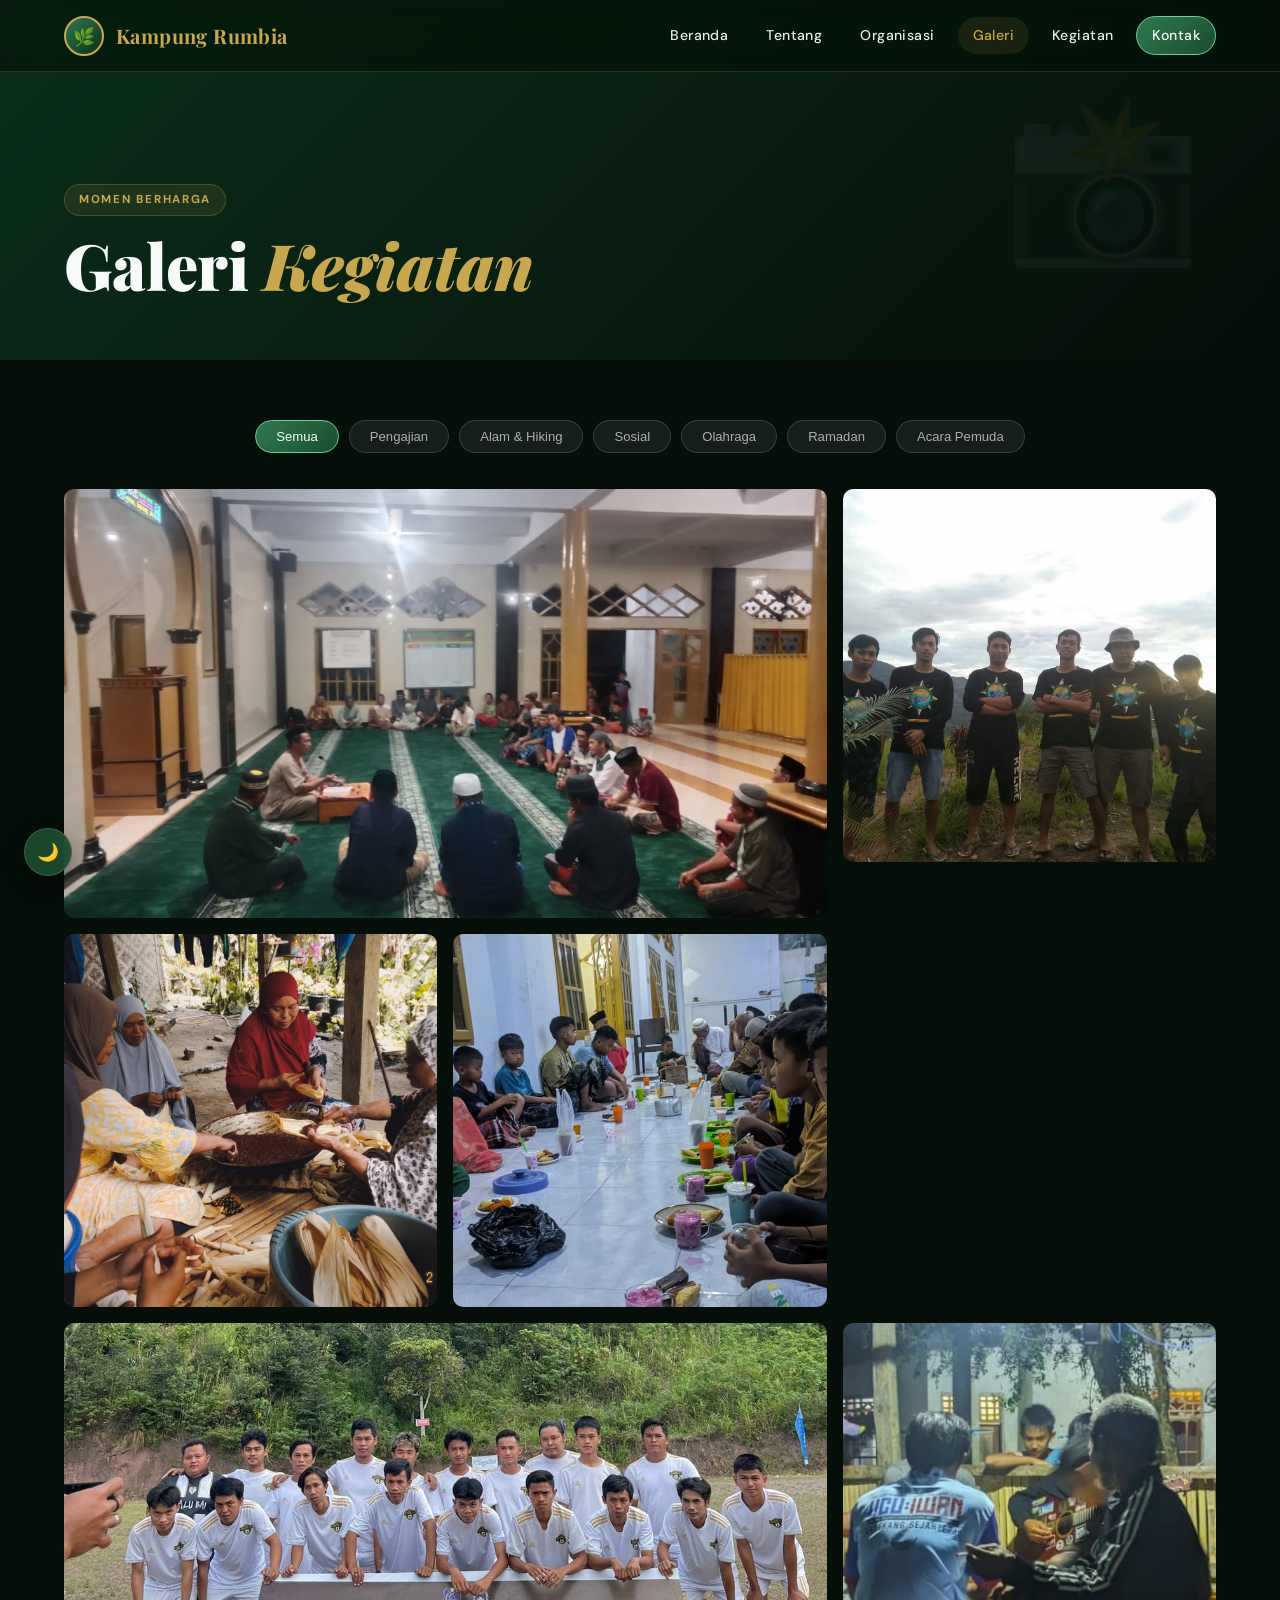
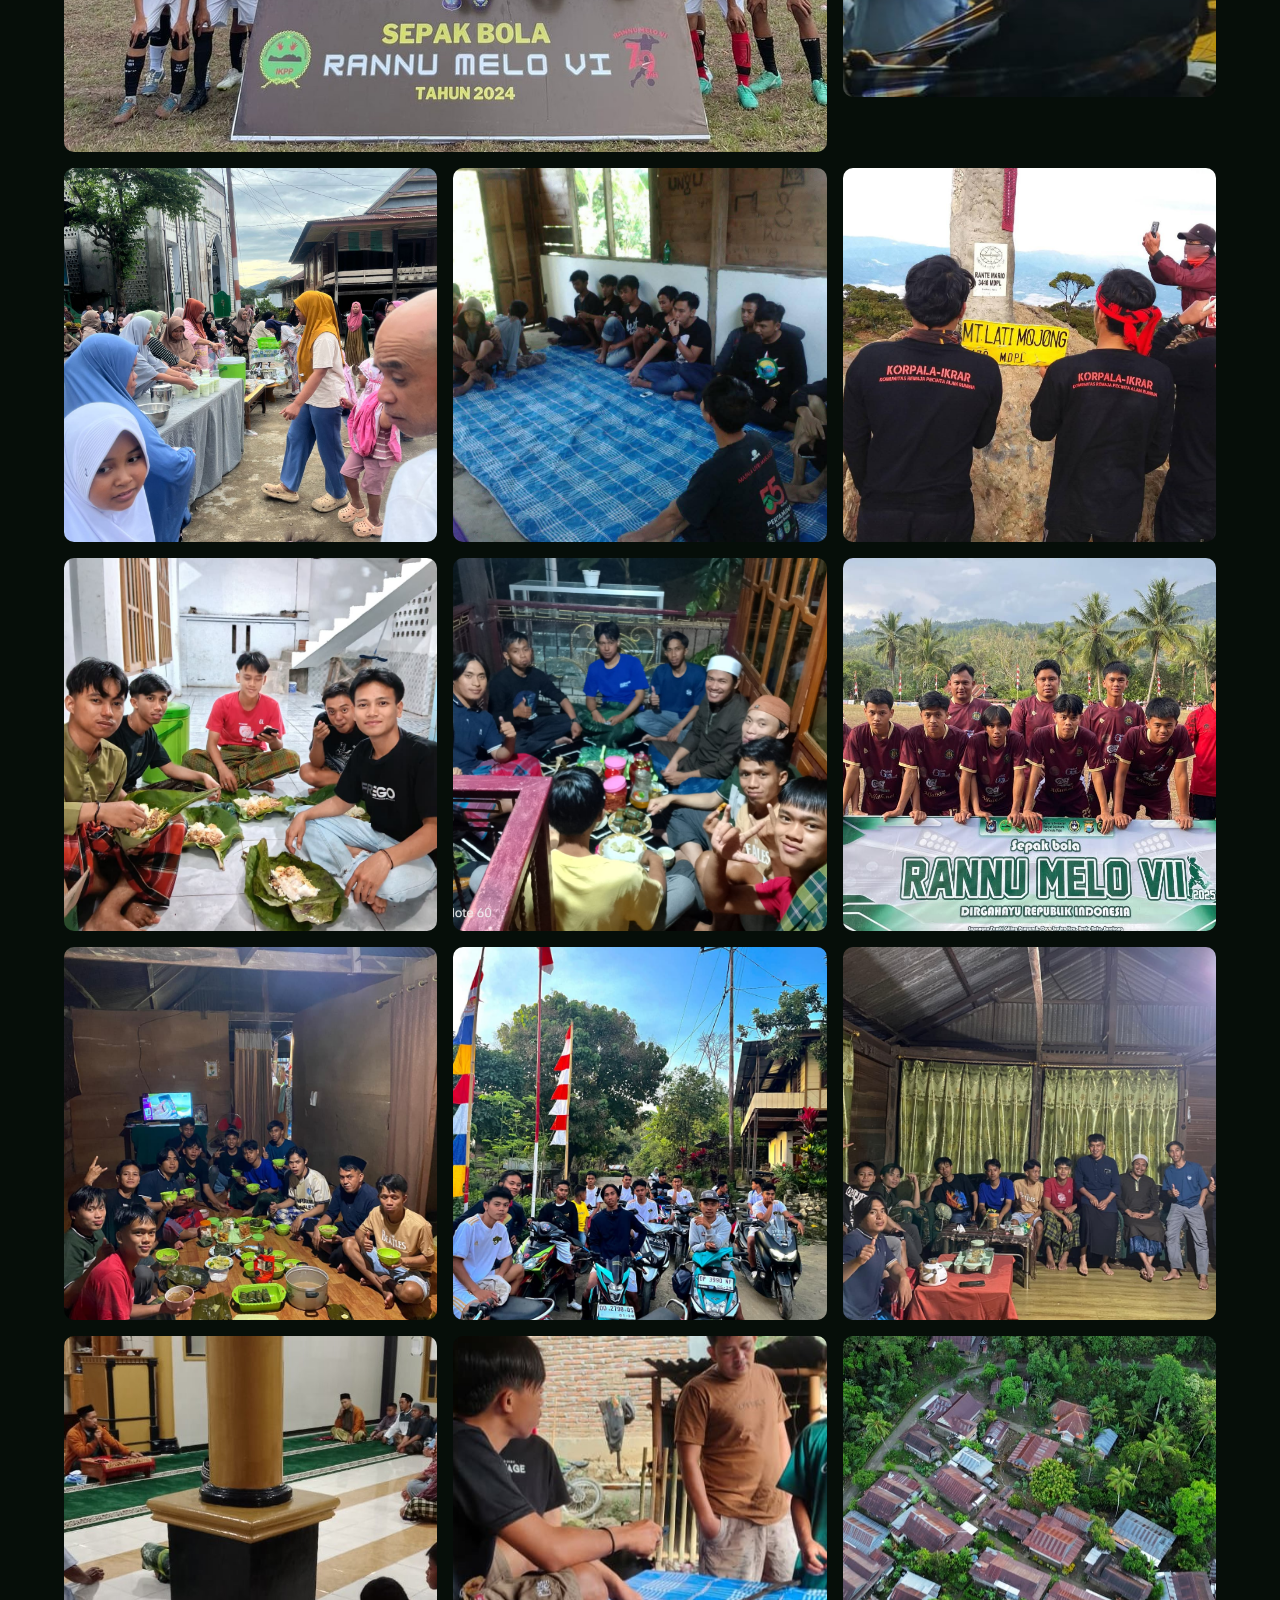
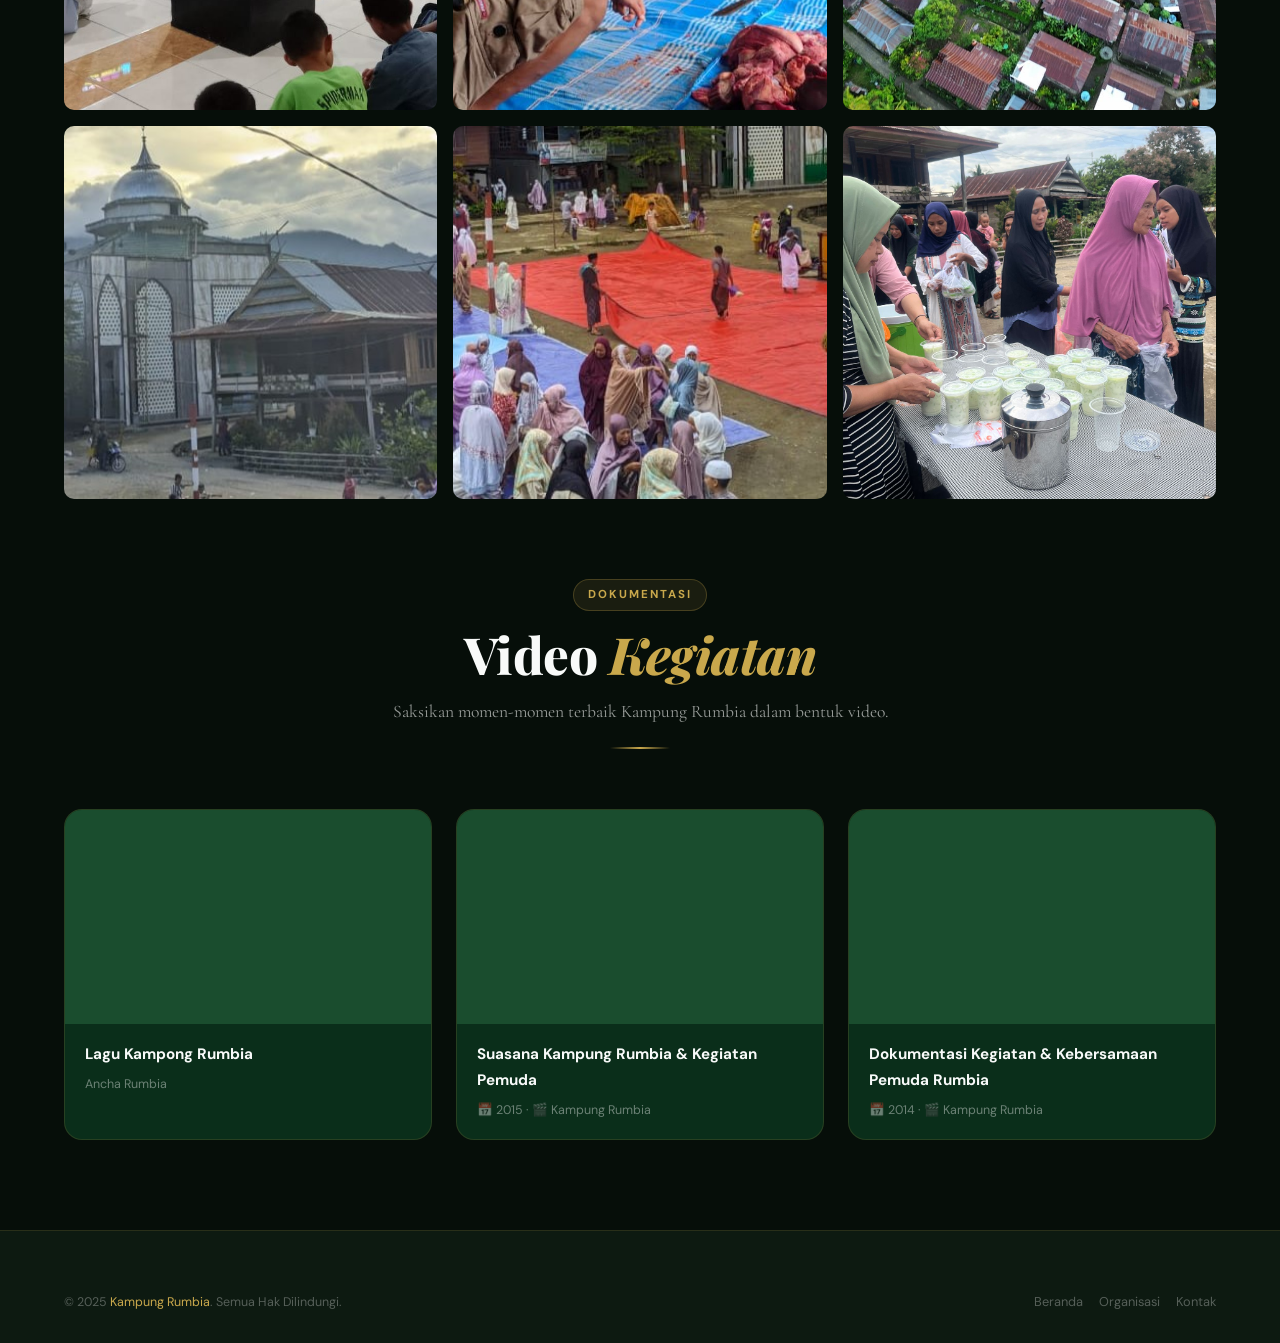
<file: galeri.html>
<!doctype html>
<html lang="id">
  <head>
    <meta charset="UTF-8" />
    <meta name="viewport" content="width=device-width, initial-scale=1.0" />
    <title>Galeri — Kampung Rumbia</title>
    <link rel="stylesheet" href="css/style.css" />
    <style>
      /* Lightbox */
      .lightbox {
        display: none;
        position: fixed;
        inset: 0;
        z-index: 2000;
        background: rgba(0, 0, 0, 0.92);
        backdrop-filter: blur(16px);
        -webkit-backdrop-filter: blur(16px);
        align-items: center;
        justify-content: center;
        padding: 20px;
      }
      .lightbox.open {
        display: flex;
      }
      .lightbox-content {
        position: relative;
        max-width: 860px;
        width: 100%;
        text-align: center;
        animation: fadeUp 0.3s ease;
      }
      .lightbox-img {
        width: 100%;
        max-height: 70vh;
        object-fit: contain;
        border-radius: var(--radius);
        border: 1px solid rgba(201, 168, 76, 0.2);
      }
      .lightbox-placeholder {
        width: 100%;
        height: 400px;
        display: flex;
        align-items: center;
        justify-content: center;
        font-size: 6rem;
        background: linear-gradient(135deg, var(--green-forest), var(--green-deep));
        border-radius: var(--radius);
        border: 1px solid rgba(201, 168, 76, 0.2);
      }
      .lightbox-caption {
        margin-top: 16px;
        font-family: var(--font-display);
        font-size: 1.1rem;
        color: var(--gold);
        font-weight: 600;
      }
      .lightbox-sub {
        font-size: 0.83rem;
        color: rgba(255, 255, 255, 0.45);
        margin-top: 4px;
      }
      .lightbox-close {
        position: absolute;
        top: -44px;
        right: 0;
        width: 36px;
        height: 36px;
        background: rgba(255, 255, 255, 0.08);
        border: 1px solid rgba(255, 255, 255, 0.15);
        border-radius: 50%;
        color: var(--white);
        font-size: 1.1rem;
        cursor: pointer;
        display: flex;
        align-items: center;
        justify-content: center;
        transition: var(--transition);
      }
      .lightbox-close:hover {
        background: rgba(201, 168, 76, 0.2);
        color: var(--gold);
      }
      .lightbox-nav {
        position: absolute;
        top: 50%;
        transform: translateY(-50%);
        background: rgba(255, 255, 255, 0.07);
        border: 1px solid rgba(255, 255, 255, 0.15);
        border-radius: 50%;
        width: 42px;
        height: 42px;
        display: flex;
        align-items: center;
        justify-content: center;
        cursor: pointer;
        color: var(--white);
        font-size: 1.1rem;
        transition: var(--transition);
      }
      .lightbox-nav:hover {
        background: rgba(201, 168, 76, 0.15);
        border-color: rgba(201, 168, 76, 0.4);
      }
      .lightbox-prev {
        left: -60px;
      }
      .lightbox-next {
        right: -60px;
      }
      @media (max-width: 600px) {
        .lightbox-prev {
          left: -40px;
          width: 34px;
          height: 34px;
        }
        .lightbox-next {
          right: -40px;
          width: 34px;
          height: 34px;
        }
      }
    </style>
  </head>
  <body>
    <nav class="navbar" id="navbar">
      <div class="nav-brand">
        <div class="brand-icon">🌿</div>
        <span>Kampung Rumbia</span>
      </div>
      <div class="nav-links">
        <a href="index.html">Beranda</a>
        <a href="tentang.html">Tentang</a>
        <a href="organisasi.html">Organisasi</a>
        <a href="galeri.html" class="active">Galeri</a>
        <a href="kegiatan.html">Kegiatan</a>
        <a href="kontak.html" class="btn-nav">Kontak</a>
      </div>
      <button class="hamburger" id="hamburger"><span></span><span></span><span></span></button>
    </nav>
    <div class="nav-drawer" id="navDrawer">
      <a href="index.html">🏠 Beranda</a>
      <a href="tentang.html">📖 Tentang Kampung</a>
      <a href="organisasi.html">🤝 Organisasi</a>
      <a href="galeri.html">📸 Galeri</a>
      <a href="kegiatan.html">📅 Kegiatan</a>
      <a href="kontak.html">📞 Kontak</a>
    </div>

    <div class="page-header">
      <div class="page-header-bg" style="background: linear-gradient(135deg, rgba(10, 46, 26, 0.97), rgba(6, 14, 9, 0.99))"></div>
      <div style="position: absolute; inset: 0; display: flex; align-items: center; justify-content: flex-end; padding-right: 6%; font-size: 10rem; opacity: 0.05; pointer-events: none">📸</div>
      <div class="page-header-content">
        <div class="page-header-tag">Momen Berharga</div>
        <h1 class="page-header-title">Galeri <em>Kegiatan</em></h1>
      </div>
    </div>

    <section style="padding-top: 60px">
      <!-- Filter -->
      <div class="gallery-filter reveal">
        <button class="filter-btn active" data-filter="all">Semua</button>
        <button class="filter-btn" data-filter="pengajian">Pengajian</button>
        <button class="filter-btn" data-filter="alam">Alam & Hiking</button>
        <button class="filter-btn" data-filter="sosial">Sosial</button>
        <button class="filter-btn" data-filter="olahraga">Olahraga</button>
        <button class="filter-btn" data-filter="ramadan">Ramadan</button>
        <button class="filter-btn" data-filter="pemuda">Acara Pemuda</button>
      </div>

      <!-- Gallery Grid -->
      <div class="gallery-grid reveal" id="galleryGrid">
        <!-- Row 1 -->
        <div class="gallery-item" data-cat="pengajian" data-title="Pengajian Rutin Malam Jumat" data-org="IRMIR" data-emoji="🕌">
          <img src="assets/img/ft5.jpeg" alt="Pengajian" />
          <div class="gallery-overlay"><span class="gallery-caption">📿 Pengajian Rutin</span></div>
        </div>

        <div class="gallery-item" data-cat="alam" data-title="Hiking Perdana KORPALA" data-org="KORPALA" data-emoji="🏔️">
          <img src="assets/img/c10.jpeg" alt="Hiking" />
          <div class="gallery-overlay"><span class="gallery-caption">🏔️ Hiking KORPALA</span></div>
        </div>

        <div class="gallery-item" data-cat="sosial" data-title="Gotong Royong Bersih Kampung" data-org="IKRAR" data-emoji="🧹">
          <img src="assets/img/foto7.jpeg" alt="Gotong Royong" />
          <div class="gallery-overlay"><span class="gallery-caption">🧹 Gotong Royong</span></div>
        </div>

        <!-- Row 2 -->
        <div class="gallery-item" data-cat="ramadan" data-title="Buka Puasa Bersama Ramadan" data-org="IRMIR" data-emoji="🌙">
          <img src="assets/img/ft4.jpeg" alt="Buka Puasa" />
          <div class="gallery-overlay"><span class="gallery-caption">🌙 Buka Puasa Bersama</span></div>
        </div>

        <div class="gallery-item" data-cat="olahraga" data-title="Turnamen sepak bola Antar Kampung" data-org="IKRAR" data-emoji="⚽">
          <img src="assets/img/a5.jpeg" alt="Turnamen sepak bola" />
          <div class="gallery-overlay"><span class="gallery-caption">⚽ Turnamen sepak bola</span></div>
        </div>

        <div class="gallery-item" data-cat="pemuda" data-title="Acara Malam Pemuda Rumbia" data-org="IKRAR" data-emoji="🎉">
          <img src="assets/img/kampong9.jpeg" alt="Acara Pemuda" />
          <div class="gallery-overlay"><span class="gallery-caption">🎉 Acara Pemuda</span></div>
        </div>

        <!-- Row 3 -->
        <div class="gallery-item" data-cat="ramadan" data-title="Camping di Bukit Rumbia" data-org="KORPALA" data-emoji="⛺">
          <img src="assets/img/b3.jpeg" alt="Bazar ramadan" />
          <div class="gallery-overlay"><span class="gallery-caption">Bazar</span></div>
        </div>

        <div class="gallery-item" data-cat="sosial" data-title="Rapat Pemuda Bulanan" data-org="IKRAR" data-emoji="📋">
          <img src="assets/img/c8.jpeg" alt="Rapat Pemuda" />
          <div class="gallery-overlay"><span class="gallery-caption">📋 Rapat Pemuda</span></div>
        </div>

        <div class="gallery-item" data-cat="alam" data-title="Hiking Perdana KORPALA" data-org="KORPALA" data-emoji="🏔️">
          <img src="assets/img/c7.jpeg" alt="Hiking" />
          <div class="gallery-overlay"><span class="gallery-caption">🏔️</span></div>
        </div>

        <div class="gallery-item" data-cat="ramadan" data-title="Lomba Islami Ramadan" data-org="IRMIR" data-emoji="🏆">
          <img src="assets/img/a6.jpeg" alt="bukber pemuda" />
          <div class="gallery-overlay"><span class="gallery-caption">bukber pemuda</span></div>
        </div>

        <div class="gallery-item" data-cat="ramadan" data-title="Lomba Islami Ramadan" data-org="IRMIR" data-emoji="🏆">
          <img src="assets/img/ft6.jpeg" alt="bukber pemuda" />
          <div class="gallery-overlay"><span class="gallery-caption"></span></div>
        </div>

        <!-- Row 4 -->
        <div class="gallery-item" data-cat="olahraga" data-title="Senam Pagi Bersama Warga" data-org="IKRAR" data-emoji="🤸">
          <img src="assets/img/foto3.jpeg" alt="Senam Pagi" />
          <div class="gallery-overlay"><span class="gallery-caption"></span></div>
        </div>

        <div class="gallery-item" data-cat="ramadan" data-title="Lomba Islami Ramadan" data-org="IRMIR" data-emoji="🏆">
          <img src="assets/img/ft3.jpeg" alt="bukber pemuda" />
          <div class="gallery-overlay"><span class="gallery-caption"></span></div>
        </div>

        <div class="gallery-item" data-cat="olahraga" data-title="Senam Pagi Bersama Warga" data-org="IKRAR" data-emoji="🤸">
          <img src="assets/img/foto6.jpeg" alt="Senam Pagi" />
          <div class="gallery-overlay"><span class="gallery-caption"></span></div>
        </div>

        <div class="gallery-item" data-cat="ramadan" data-title="Lomba Islami Ramadan" data-org="IRMIR" data-emoji="🏆">
          <img src="assets/img/b2.jpeg" alt="bukber pemuda" />
          <div class="gallery-overlay"><span class="gallery-caption"></span></div>
        </div>

        <div class="gallery-item" data-cat="pengajian" data-title="Isra Miraj Kampung Rumbia" data-org="IRMIR" data-emoji="🌟">
          <img src="assets/img/foto4.jpeg" alt="bukber pemuda" />
          <div class="gallery-overlay"><span class="gallery-caption"></span></div>
        </div>

        <div class="gallery-item" data-cat="pemuda" data-title="HUT RI Kampung Rumbia" data-org="Semua" data-emoji="🇮🇩">
          <img src="assets/img/foto5.jpeg" alt="" />
          <div class="gallery-overlay"><span class="gallery-caption">🇮🇩</span></div>
        </div>

        <div class="gallery-item" data-cat="alam" data-title="Turnamen sepak bola Antar Kampung" data-org="IKRAR" data-emoji="⚽">
          <img src="assets/img/kampong2.jpg" alt="Turnamen sepak bola" />
          <div class="gallery-overlay"><span class="gallery-caption"></span></div>
        </div>

        <div class="gallery-item" data-cat="alam" data-title="Turnamen sepak bola Antar Kampung" data-org="IKRAR" data-emoji="⚽">
          <img src="assets/img/kampong8.jpeg" alt="Turnamen sepak bola" />
          <div class="gallery-overlay"><span class="gallery-caption"></span></div>
        </div>

        <div class="gallery-item" data-cat="ramadan" data-title="Turnamen sepak bola Antar Kampung" data-org="IKRAR" data-emoji="⚽">
          <img src="assets/img/kampong4.jpeg" alt="Turnamen sepak bola" />
          <div class="gallery-overlay"><span class="gallery-caption"></span></div>
        </div>

        <div class="gallery-item" data-cat="ramadan" data-title="Turnamen sepak bola Antar Kampung" data-org="IKRAR" data-emoji="⚽">
          <img src="assets/img/c2.jpeg" alt="Turnamen sepak bola" />
          <div class="gallery-overlay"><span class="gallery-caption"></span></div>
        </div>
      </div>

      <!-- Dokumentasi Video -->
      <div style="margin-top: 80px">
        <div class="section-header reveal">
          <div class="section-tag">Dokumentasi</div>
          <h2 class="section-title">Video <em>Kegiatan</em></h2>
          <p class="section-sub">Saksikan momen-momen terbaik Kampung Rumbia dalam bentuk video.</p>
          <div class="divider-gold"></div>
        </div>

        <div class="video-grid">
          <div class="video-card reveal" style="transition-delay: 0.1s">
            <div class="video-thumb">
              <iframe src="https://www.youtube.com/embed/GPT9KmWxjwk" title="Video KORPALA" allowfullscreen> </iframe>
            </div>
            <div class="video-info">
              <div class="video-title">Lagu Kampong Rumbia</div>
              <div class="video-meta">Ancha Rumbia</div>
            </div>
          </div>

          <div class="video-card reveal" style="transition-delay: 0.2s">
            <div class="video-thumb">
              <iframe src="https://www.youtube.com/embed/699C6ynLjxs" title="Video Kampung Rumbia" allowfullscreen> </iframe>
            </div>
            <div class="video-info">
              <div class="video-title">Suasana Kampung Rumbia & Kegiatan Pemuda</div>
              <div class="video-meta">📅 2015 · 🎬 Kampung Rumbia</div>
            </div>
          </div>

          <div class="video-card reveal" style="transition-delay: 0.3s">
            <div class="video-thumb">
              <iframe src="https://www.youtube.com/embed/Sv7MLw6Pc3I" title="Video Kegiatan Kampung Rumbia" allowfullscreen> </iframe>
            </div>
            <div class="video-info">
              <div class="video-title">Dokumentasi Kegiatan & Kebersamaan Pemuda Rumbia</div>
              <div class="video-meta">📅 2014 · 🎬 Kampung Rumbia</div>
            </div>
          </div>
        </div>
      </div>
    </section>

    <!-- LIGHTBOX -->
    <div class="lightbox" id="lightbox" onclick="closeLightbox(event)">
      <div class="lightbox-content" onclick="event.stopPropagation()">
        <button class="lightbox-close" onclick="closeLightbox()">✕</button>
        <button class="lightbox-nav lightbox-prev" onclick="navigateLight(-1)">‹</button>
        <button class="lightbox-nav lightbox-next" onclick="navigateLight(1)">›</button>
        <div class="lightbox-placeholder" id="lightboxEmoji">🕌</div>
        <div class="lightbox-caption" id="lightboxCaption">Judul Foto</div>
        <div class="lightbox-sub" id="lightboxSub">Organisasi</div>
      </div>
    </div>

    <button class="theme-toggle" id="themeToggle">🌙</button>

    <footer class="footer">
      <div class="footer-bottom" style="padding-top: 0; border-top: none">
        <p class="footer-copy">© 2025 <span>Kampung Rumbia</span>. Semua Hak Dilindungi.</p>
        <div style="display: flex; gap: 16px">
          <a href="index.html" style="font-size: 0.8rem; color: rgba(255, 255, 255, 0.3)">Beranda</a>
          <a href="organisasi.html" style="font-size: 0.8rem; color: rgba(255, 255, 255, 0.3)">Organisasi</a>
          <a href="kontak.html" style="font-size: 0.8rem; color: rgba(255, 255, 255, 0.3)">Kontak</a>
        </div>
      </div>
    </footer>

    <script>
      // Navbar
      const navbar = document.getElementById("navbar");
      window.addEventListener("scroll", () => navbar.classList.toggle("scrolled", window.scrollY > 60));
      const hamburger = document.getElementById("hamburger"),
        navDrawer = document.getElementById("navDrawer");
      hamburger.addEventListener("click", () => {
        hamburger.classList.toggle("open");
        navDrawer.classList.toggle("open");
      });
      navDrawer.querySelectorAll("a").forEach((a) =>
        a.addEventListener("click", () => {
          hamburger.classList.remove("open");
          navDrawer.classList.remove("open");
        }),
      );

      // Reveals
      const reveals = document.querySelectorAll(".reveal,.reveal-left,.reveal-right");
      const obs = new IntersectionObserver(
        (entries) =>
          entries.forEach((e) => {
            if (e.isIntersecting) e.target.classList.add("visible");
          }),
        { threshold: 0.1 },
      );
      reveals.forEach((el) => obs.observe(el));

      // Theme
      const themeToggle = document.getElementById("themeToggle");
      if (localStorage.getItem("theme") === "light") {
        document.body.classList.add("light-mode");
        themeToggle.textContent = "☀️";
      }
      themeToggle.addEventListener("click", () => {
        document.body.classList.toggle("light-mode");
        const l = document.body.classList.contains("light-mode");
        themeToggle.textContent = l ? "☀️" : "🌙";
        localStorage.setItem("theme", l ? "light" : "dark");
      });

      // Filter
      const filterBtns = document.querySelectorAll(".filter-btn");
      const galleryItems = document.querySelectorAll(".gallery-item");
      filterBtns.forEach((btn) => {
        btn.addEventListener("click", () => {
          filterBtns.forEach((b) => b.classList.remove("active"));
          btn.classList.add("active");
          const filter = btn.dataset.filter;
          galleryItems.forEach((item) => {
            const show = filter === "all" || item.dataset.cat === filter;
            item.style.display = show ? "" : "none";
            item.style.opacity = show ? "1" : "0";
          });
        });
      });

      // Lightbox
      let currentIdx = 0;
      let visibleItems = [];

      function getVisible() {
        return Array.from(galleryItems).filter((el) => el.style.display !== "none");
      }

      galleryItems.forEach((item, i) => {
        item.addEventListener("click", () => {
          visibleItems = getVisible();
          currentIdx = visibleItems.indexOf(item);
          showLightbox(visibleItems[currentIdx]);
        });
      });

      function showLightbox(item) {
        document.getElementById("lightboxEmoji").textContent = item.dataset.emoji || "📷";
        document.getElementById("lightboxCaption").textContent = item.dataset.title || "";
        document.getElementById("lightboxSub").textContent = item.dataset.org || "";
        document.getElementById("lightbox").classList.add("open");
        document.body.style.overflow = "hidden";
      }

      function closeLightbox(e) {
        if (!e || e.target === document.getElementById("lightbox")) {
          document.getElementById("lightbox").classList.remove("open");
          document.body.style.overflow = "";
        }
      }

      function navigateLight(dir) {
        visibleItems = getVisible();
        currentIdx = (currentIdx + dir + visibleItems.length) % visibleItems.length;
        showLightbox(visibleItems[currentIdx]);
      }

      document.addEventListener("keydown", (e) => {
        if (e.key === "Escape") closeLightbox();
        if (e.key === "ArrowLeft") navigateLight(-1);
        if (e.key === "ArrowRight") navigateLight(1);
      });

      function openVideo(btn, videoId) {
        // Replace with actual YouTube embed
        alert("Video akan ditampilkan di sini.\nGanti VIDEO_ID dengan ID YouTube sebenarnya di kode HTML.");
      }
    </script>
  </body>
</html>
</file>
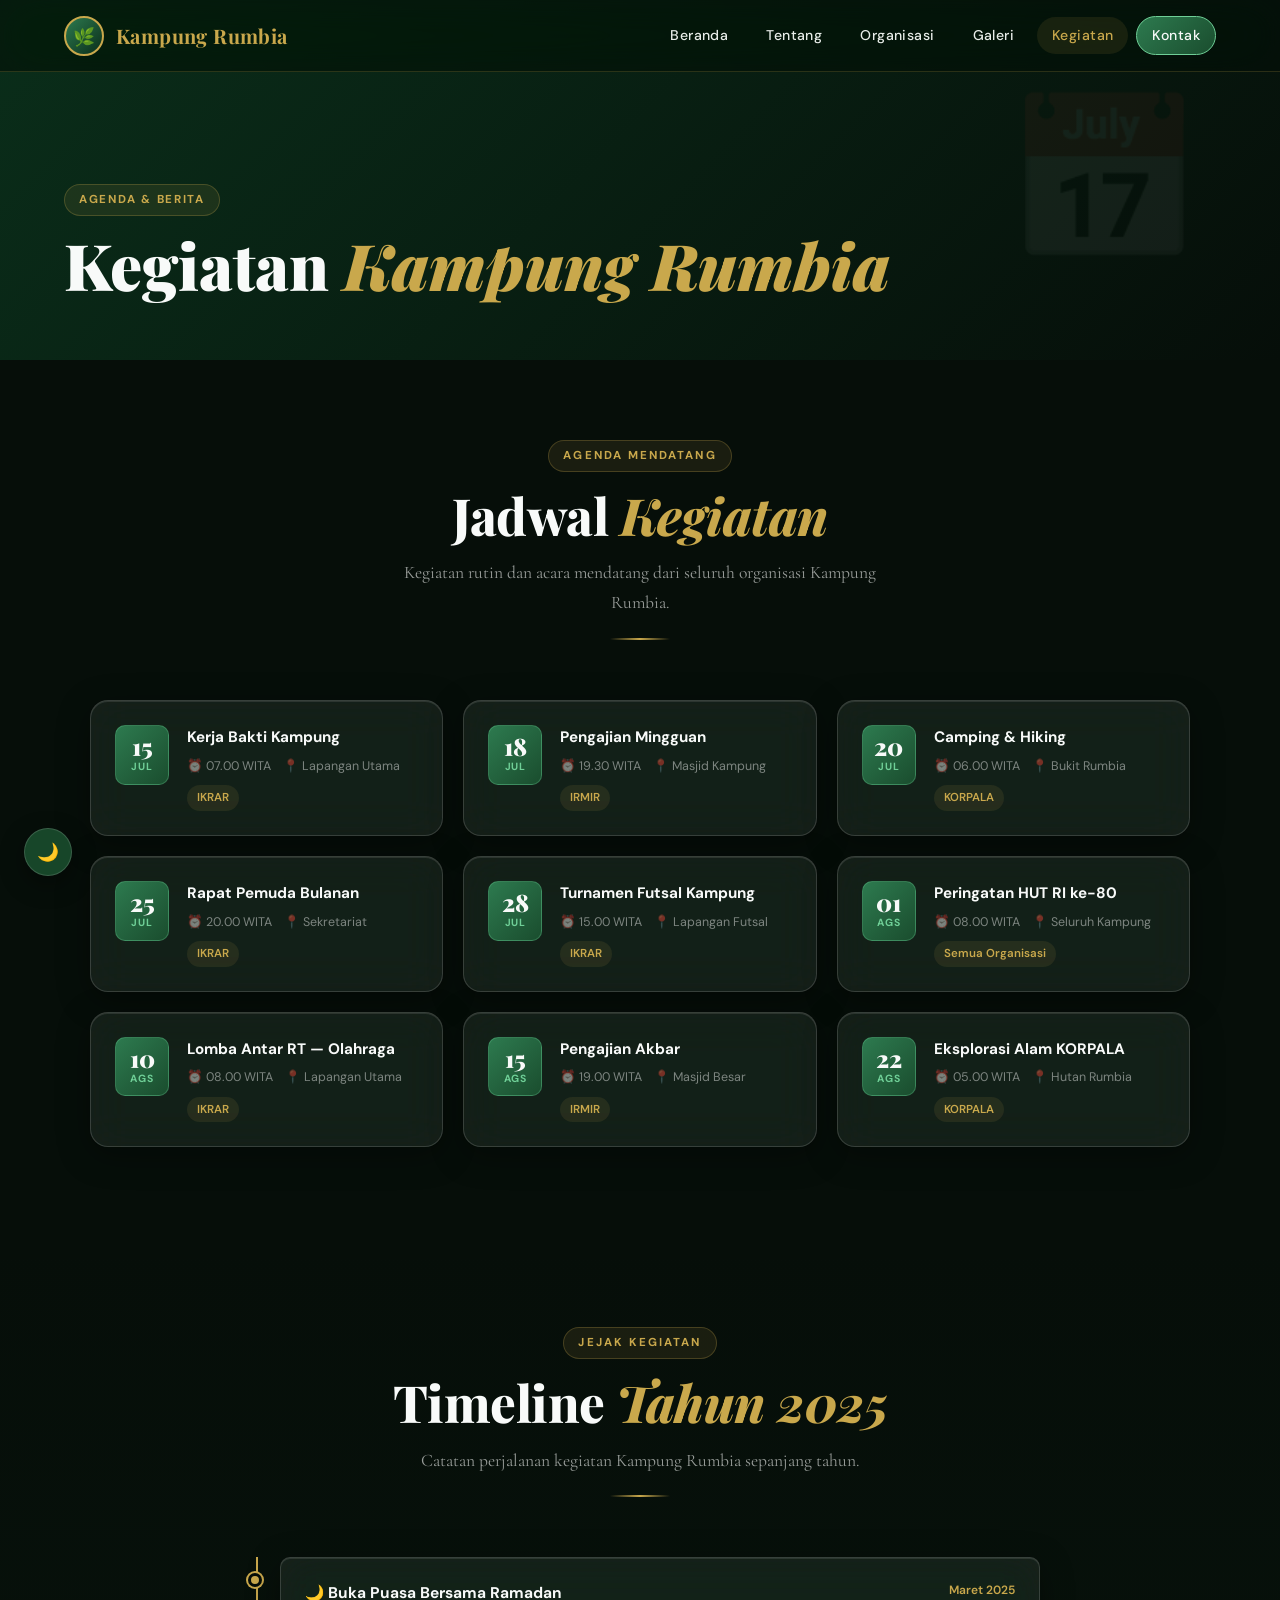
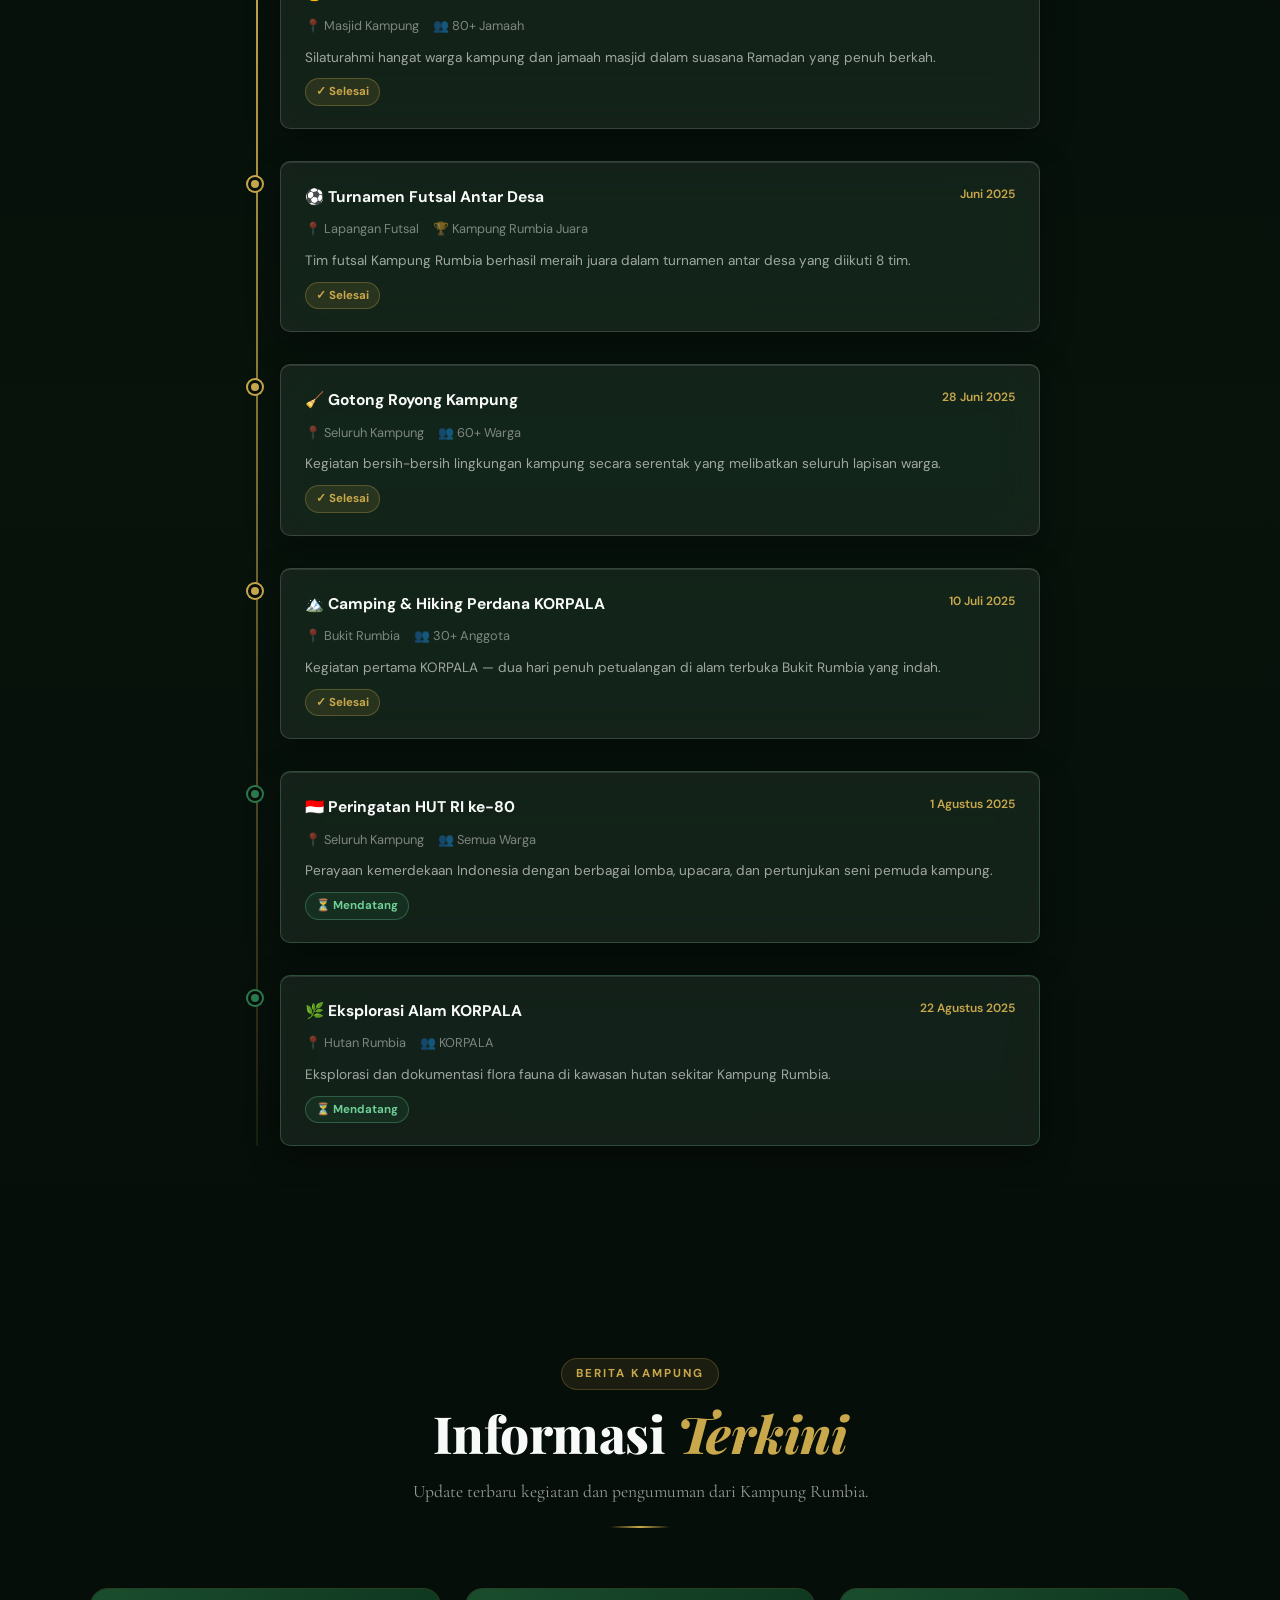
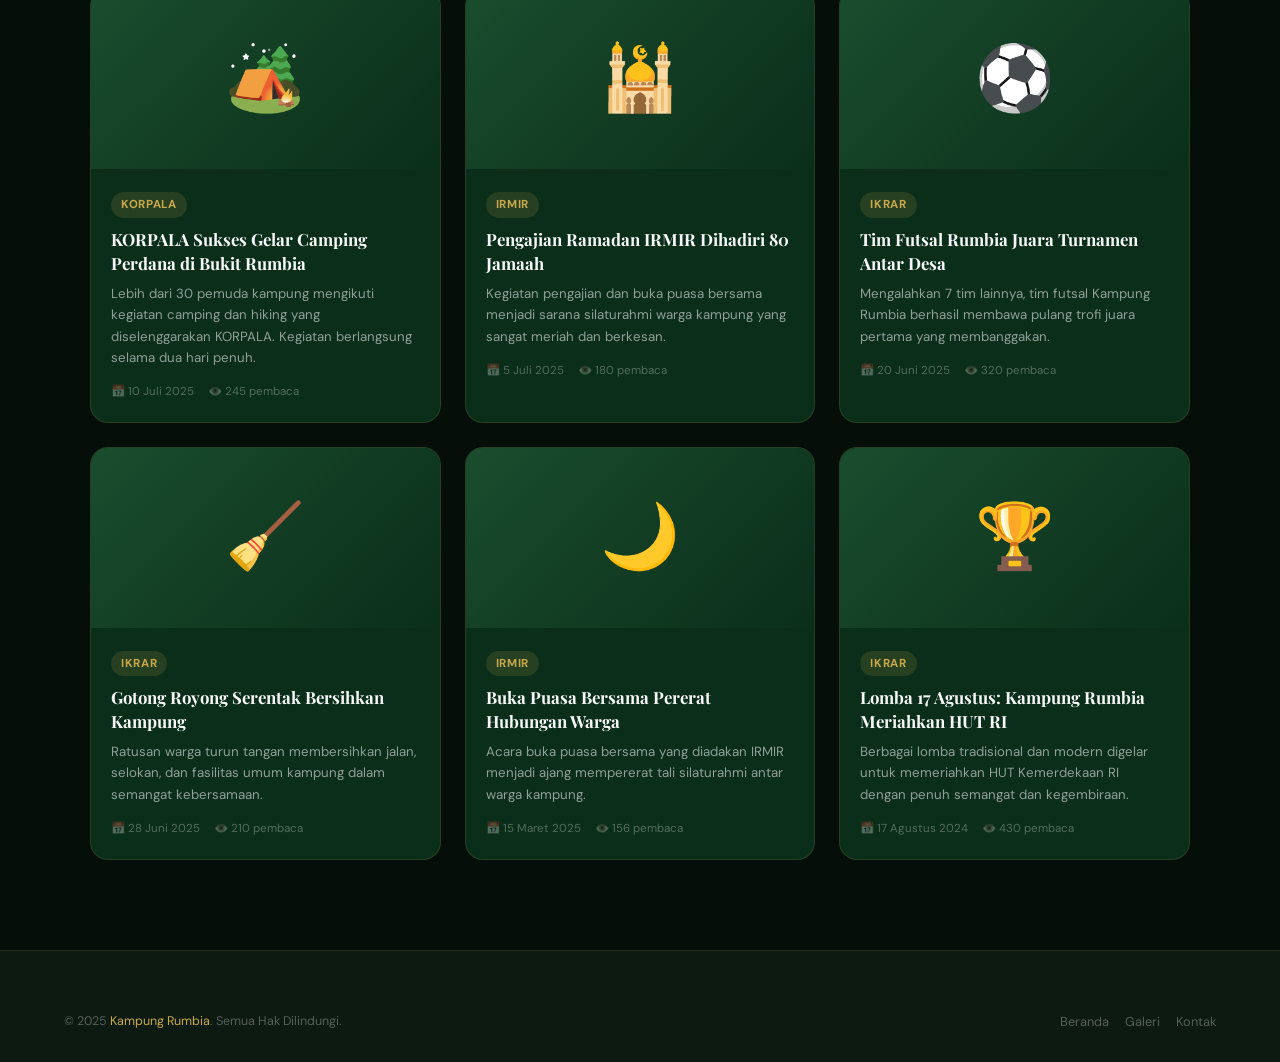
<file: kegiatan.html>
<!DOCTYPE html>
<html lang="id">
<head>
  <meta charset="UTF-8" />
  <meta name="viewport" content="width=device-width, initial-scale=1.0" />
  <title>Kegiatan — Kampung Rumbia</title>
  <link rel="stylesheet" href="css/style.css" />
  <style>
    /* Timeline */
    .timeline {
      position: relative;
      max-width: 800px;
      margin: 0 auto;
      padding: 0 0 0 40px;
    }
    .timeline::before {
      content: '';
      position: absolute;
      left: 16px; top: 0; bottom: 0;
      width: 2px;
      background: linear-gradient(to bottom, var(--gold), rgba(201,168,76,0.1));
    }
    .timeline-item {
      position: relative;
      margin-bottom: 32px;
    }
    .timeline-dot {
      position: absolute;
      left: -32px; top: 16px;
      width: 14px; height: 14px;
      border-radius: 50%;
      background: var(--gold);
      border: 3px solid var(--black);
      box-shadow: 0 0 0 2px var(--gold);
    }
    .timeline-dot.upcoming {
      background: var(--green-leaf);
      box-shadow: 0 0 0 2px var(--green-leaf);
    }
    .timeline-card {
      padding: 22px 24px;
      border-radius: var(--radius-sm);
      transition: var(--transition);
    }
    .timeline-card:hover {
      transform: translateX(6px);
      border-color: rgba(201,168,76,0.35);
    }
    .tl-header {
      display: flex;
      justify-content: space-between;
      align-items: flex-start;
      flex-wrap: wrap;
      gap: 8px;
      margin-bottom: 8px;
    }
    .tl-title {
      font-weight: 700;
      font-size: 0.97rem;
      color: var(--white);
    }
    .tl-date {
      font-size: 0.75rem;
      color: var(--gold);
      font-weight: 600;
      white-space: nowrap;
    }
    .tl-meta {
      font-size: 0.8rem;
      color: rgba(255,255,255,0.45);
      display: flex;
      gap: 14px;
      flex-wrap: wrap;
      margin-bottom: 10px;
    }
    .tl-desc {
      font-size: 0.85rem;
      color: rgba(255,255,255,0.6);
      line-height: 1.6;
    }
    .tl-badge {
      display: inline-block;
      padding: 3px 10px;
      border-radius: 99px;
      font-size: 0.72rem;
      font-weight: 700;
    }
    .badge-done { background: rgba(201,168,76,0.12); color: var(--gold); border: 1px solid rgba(201,168,76,0.3); }
    .badge-upcoming { background: rgba(45,122,79,0.15); color: var(--green-glow); border: 1px solid rgba(111,207,151,0.3); }

    /* Berita Grid */
    .news-full-grid {
      display: grid;
      grid-template-columns: repeat(auto-fit, minmax(300px, 1fr));
      gap: 24px;
      max-width: 1100px;
      margin: 0 auto;
    }
    .news-full-card {
      border-radius: var(--radius);
      overflow: hidden;
      border: 1px solid rgba(201,168,76,0.15);
      transition: var(--transition);
      background: var(--green-deep);
    }
    .news-full-card:hover {
      transform: translateY(-6px);
      border-color: rgba(201,168,76,0.35);
      box-shadow: 0 20px 50px rgba(0,0,0,0.4);
    }
    .nf-thumb {
      height: 180px;
      display: flex; align-items: center; justify-content: center;
      font-size: 4rem;
      background: linear-gradient(135deg, var(--green-forest), var(--green-deep));
    }
    .nf-body { padding: 20px; }
    .nf-title { font-family: var(--font-display); font-size: 1.05rem; font-weight: 700; color: var(--white); margin-bottom: 8px; line-height: 1.4; }
    .nf-excerpt { font-size: 0.83rem; color: rgba(255,255,255,0.55); line-height: 1.6; margin-bottom: 14px; }
    .nf-meta { font-size: 0.72rem; color: rgba(255,255,255,0.3); display: flex; gap: 14px; }
  </style>
</head>
<body>

<nav class="navbar" id="navbar">
  <div class="nav-brand">
    <div class="brand-icon">🌿</div>
    <span>Kampung Rumbia</span>
  </div>
  <div class="nav-links">
    <a href="index.html">Beranda</a>
    <a href="tentang.html">Tentang</a>
    <a href="organisasi.html">Organisasi</a>
    <a href="galeri.html">Galeri</a>
    <a href="kegiatan.html" class="active">Kegiatan</a>
    <a href="kontak.html" class="btn-nav">Kontak</a>
  </div>
  <button class="hamburger" id="hamburger"><span></span><span></span><span></span></button>
</nav>
<div class="nav-drawer" id="navDrawer">
  <a href="index.html">🏠 Beranda</a>
  <a href="tentang.html">📖 Tentang Kampung</a>
  <a href="organisasi.html">🤝 Organisasi</a>
  <a href="galeri.html">📸 Galeri</a>
  <a href="kegiatan.html">📅 Kegiatan</a>
  <a href="kontak.html">📞 Kontak</a>
</div>

<div class="page-header">
  <div class="page-header-bg" style="background:linear-gradient(135deg,rgba(10,46,26,0.97),rgba(6,14,9,0.99))"></div>
  <div style="position:absolute;inset:0;display:flex;align-items:center;justify-content:flex-end;padding-right:6%;font-size:10rem;opacity:0.05;pointer-events:none">📅</div>
  <div class="page-header-content">
    <div class="page-header-tag">Agenda & Berita</div>
    <h1 class="page-header-title">Kegiatan <em>Kampung Rumbia</em></h1>
  </div>
</div>

<!-- JADWAL CARDS -->
<section style="padding-top:80px;">
  <div class="section-header reveal">
    <div class="section-tag">Agenda Mendatang</div>
    <h2 class="section-title">Jadwal <em>Kegiatan</em></h2>
    <p class="section-sub">Kegiatan rutin dan acara mendatang dari seluruh organisasi Kampung Rumbia.</p>
    <div class="divider-gold"></div>
  </div>

  <div class="schedule-grid" style="max-width:1100px;margin:0 auto;">

    <div class="schedule-card glass reveal" style="transition-delay:0.05s">
      <div class="sched-date"><div class="sched-day">15</div><div class="sched-month">Jul</div></div>
      <div class="sched-info">
        <div class="sched-title">Kerja Bakti Kampung</div>
        <div class="sched-meta"><span>⏰ 07.00 WITA</span><span>📍 Lapangan Utama</span></div>
        <span class="sched-org">IKRAR</span>
      </div>
    </div>

    <div class="schedule-card glass reveal" style="transition-delay:0.1s">
      <div class="sched-date"><div class="sched-day">18</div><div class="sched-month">Jul</div></div>
      <div class="sched-info">
        <div class="sched-title">Pengajian Mingguan</div>
        <div class="sched-meta"><span>⏰ 19.30 WITA</span><span>📍 Masjid Kampung</span></div>
        <span class="sched-org">IRMIR</span>
      </div>
    </div>

    <div class="schedule-card glass reveal" style="transition-delay:0.15s">
      <div class="sched-date"><div class="sched-day">20</div><div class="sched-month">Jul</div></div>
      <div class="sched-info">
        <div class="sched-title">Camping & Hiking</div>
        <div class="sched-meta"><span>⏰ 06.00 WITA</span><span>📍 Bukit Rumbia</span></div>
        <span class="sched-org">KORPALA</span>
      </div>
    </div>

    <div class="schedule-card glass reveal" style="transition-delay:0.2s">
      <div class="sched-date"><div class="sched-day">25</div><div class="sched-month">Jul</div></div>
      <div class="sched-info">
        <div class="sched-title">Rapat Pemuda Bulanan</div>
        <div class="sched-meta"><span>⏰ 20.00 WITA</span><span>📍 Sekretariat</span></div>
        <span class="sched-org">IKRAR</span>
      </div>
    </div>

    <div class="schedule-card glass reveal" style="transition-delay:0.25s">
      <div class="sched-date"><div class="sched-day">28</div><div class="sched-month">Jul</div></div>
      <div class="sched-info">
        <div class="sched-title">Turnamen Futsal Kampung</div>
        <div class="sched-meta"><span>⏰ 15.00 WITA</span><span>📍 Lapangan Futsal</span></div>
        <span class="sched-org">IKRAR</span>
      </div>
    </div>

    <div class="schedule-card glass reveal" style="transition-delay:0.3s">
      <div class="sched-date"><div class="sched-day">01</div><div class="sched-month">Ags</div></div>
      <div class="sched-info">
        <div class="sched-title">Peringatan HUT RI ke-80</div>
        <div class="sched-meta"><span>⏰ 08.00 WITA</span><span>📍 Seluruh Kampung</span></div>
        <span class="sched-org">Semua Organisasi</span>
      </div>
    </div>

    <div class="schedule-card glass reveal" style="transition-delay:0.35s">
      <div class="sched-date"><div class="sched-day">10</div><div class="sched-month">Ags</div></div>
      <div class="sched-info">
        <div class="sched-title">Lomba Antar RT — Olahraga</div>
        <div class="sched-meta"><span>⏰ 08.00 WITA</span><span>📍 Lapangan Utama</span></div>
        <span class="sched-org">IKRAR</span>
      </div>
    </div>

    <div class="schedule-card glass reveal" style="transition-delay:0.4s">
      <div class="sched-date"><div class="sched-day">15</div><div class="sched-month">Ags</div></div>
      <div class="sched-info">
        <div class="sched-title">Pengajian Akbar</div>
        <div class="sched-meta"><span>⏰ 19.00 WITA</span><span>📍 Masjid Besar</span></div>
        <span class="sched-org">IRMIR</span>
      </div>
    </div>

    <div class="schedule-card glass reveal" style="transition-delay:0.45s">
      <div class="sched-date"><div class="sched-day">22</div><div class="sched-month">Ags</div></div>
      <div class="sched-info">
        <div class="sched-title">Eksplorasi Alam KORPALA</div>
        <div class="sched-meta"><span>⏰ 05.00 WITA</span><span>📍 Hutan Rumbia</span></div>
        <span class="sched-org">KORPALA</span>
      </div>
    </div>

  </div>
</section>

<!-- TIMELINE -->
<section style="background:linear-gradient(180deg,transparent,rgba(26,77,46,0.08) 50%,transparent);">
  <div class="section-header reveal">
    <div class="section-tag">Jejak Kegiatan</div>
    <h2 class="section-title">Timeline <em>Tahun 2025</em></h2>
    <p class="section-sub">Catatan perjalanan kegiatan Kampung Rumbia sepanjang tahun.</p>
    <div class="divider-gold"></div>
  </div>

  <div class="timeline">

    <div class="timeline-item reveal">
      <div class="timeline-dot"></div>
      <div class="timeline-card glass">
        <div class="tl-header">
          <div class="tl-title">🌙 Buka Puasa Bersama Ramadan</div>
          <div class="tl-date">Maret 2025</div>
        </div>
        <div class="tl-meta"><span>📍 Masjid Kampung</span><span>👥 80+ Jamaah</span></div>
        <div class="tl-desc">Silaturahmi hangat warga kampung dan jamaah masjid dalam suasana Ramadan yang penuh berkah.</div>
        <span class="tl-badge badge-done" style="margin-top:10px;display:inline-block;">✓ Selesai</span>
      </div>
    </div>

    <div class="timeline-item reveal">
      <div class="timeline-dot"></div>
      <div class="timeline-card glass">
        <div class="tl-header">
          <div class="tl-title">⚽ Turnamen Futsal Antar Desa</div>
          <div class="tl-date">Juni 2025</div>
        </div>
        <div class="tl-meta"><span>📍 Lapangan Futsal</span><span>🏆 Kampung Rumbia Juara</span></div>
        <div class="tl-desc">Tim futsal Kampung Rumbia berhasil meraih juara dalam turnamen antar desa yang diikuti 8 tim.</div>
        <span class="tl-badge badge-done" style="margin-top:10px;display:inline-block;">✓ Selesai</span>
      </div>
    </div>

    <div class="timeline-item reveal">
      <div class="timeline-dot"></div>
      <div class="timeline-card glass">
        <div class="tl-header">
          <div class="tl-title">🧹 Gotong Royong Kampung</div>
          <div class="tl-date">28 Juni 2025</div>
        </div>
        <div class="tl-meta"><span>📍 Seluruh Kampung</span><span>👥 60+ Warga</span></div>
        <div class="tl-desc">Kegiatan bersih-bersih lingkungan kampung secara serentak yang melibatkan seluruh lapisan warga.</div>
        <span class="tl-badge badge-done" style="margin-top:10px;display:inline-block;">✓ Selesai</span>
      </div>
    </div>

    <div class="timeline-item reveal">
      <div class="timeline-dot"></div>
      <div class="timeline-card glass">
        <div class="tl-header">
          <div class="tl-title">🏔️ Camping & Hiking Perdana KORPALA</div>
          <div class="tl-date">10 Juli 2025</div>
        </div>
        <div class="tl-meta"><span>📍 Bukit Rumbia</span><span>👥 30+ Anggota</span></div>
        <div class="tl-desc">Kegiatan pertama KORPALA — dua hari penuh petualangan di alam terbuka Bukit Rumbia yang indah.</div>
        <span class="tl-badge badge-done" style="margin-top:10px;display:inline-block;">✓ Selesai</span>
      </div>
    </div>

    <div class="timeline-item reveal">
      <div class="timeline-dot upcoming"></div>
      <div class="timeline-card glass" style="border-color:rgba(111,207,151,0.25);">
        <div class="tl-header">
          <div class="tl-title">🇮🇩 Peringatan HUT RI ke-80</div>
          <div class="tl-date">1 Agustus 2025</div>
        </div>
        <div class="tl-meta"><span>📍 Seluruh Kampung</span><span>👥 Semua Warga</span></div>
        <div class="tl-desc">Perayaan kemerdekaan Indonesia dengan berbagai lomba, upacara, dan pertunjukan seni pemuda kampung.</div>
        <span class="tl-badge badge-upcoming" style="margin-top:10px;display:inline-block;">⏳ Mendatang</span>
      </div>
    </div>

    <div class="timeline-item reveal">
      <div class="timeline-dot upcoming"></div>
      <div class="timeline-card glass" style="border-color:rgba(111,207,151,0.25);">
        <div class="tl-header">
          <div class="tl-title">🌿 Eksplorasi Alam KORPALA</div>
          <div class="tl-date">22 Agustus 2025</div>
        </div>
        <div class="tl-meta"><span>📍 Hutan Rumbia</span><span>👥 KORPALA</span></div>
        <div class="tl-desc">Eksplorasi dan dokumentasi flora fauna di kawasan hutan sekitar Kampung Rumbia.</div>
        <span class="tl-badge badge-upcoming" style="margin-top:10px;display:inline-block;">⏳ Mendatang</span>
      </div>
    </div>

  </div>
</section>

<!-- BERITA LENGKAP -->
<section>
  <div class="section-header reveal">
    <div class="section-tag">Berita Kampung</div>
    <h2 class="section-title">Informasi <em>Terkini</em></h2>
    <p class="section-sub">Update terbaru kegiatan dan pengumuman dari Kampung Rumbia.</p>
    <div class="divider-gold"></div>
  </div>

  <div class="news-full-grid">

    <div class="news-full-card reveal" style="transition-delay:0.1s">
      <div class="nf-thumb">🏕️</div>
      <div class="nf-body">
        <span class="news-tag">KORPALA</span>
        <h3 class="nf-title">KORPALA Sukses Gelar Camping Perdana di Bukit Rumbia</h3>
        <p class="nf-excerpt">Lebih dari 30 pemuda kampung mengikuti kegiatan camping dan hiking yang diselenggarakan KORPALA. Kegiatan berlangsung selama dua hari penuh.</p>
        <div class="nf-meta"><span>📅 10 Juli 2025</span><span>👁️ 245 pembaca</span></div>
      </div>
    </div>

    <div class="news-full-card reveal" style="transition-delay:0.15s">
      <div class="nf-thumb">🕌</div>
      <div class="nf-body">
        <span class="news-tag">IRMIR</span>
        <h3 class="nf-title">Pengajian Ramadan IRMIR Dihadiri 80 Jamaah</h3>
        <p class="nf-excerpt">Kegiatan pengajian dan buka puasa bersama menjadi sarana silaturahmi warga kampung yang sangat meriah dan berkesan.</p>
        <div class="nf-meta"><span>📅 5 Juli 2025</span><span>👁️ 180 pembaca</span></div>
      </div>
    </div>

    <div class="news-full-card reveal" style="transition-delay:0.2s">
      <div class="nf-thumb">⚽</div>
      <div class="nf-body">
        <span class="news-tag">IKRAR</span>
        <h3 class="nf-title">Tim Futsal Rumbia Juara Turnamen Antar Desa</h3>
        <p class="nf-excerpt">Mengalahkan 7 tim lainnya, tim futsal Kampung Rumbia berhasil membawa pulang trofi juara pertama yang membanggakan.</p>
        <div class="nf-meta"><span>📅 20 Juni 2025</span><span>👁️ 320 pembaca</span></div>
      </div>
    </div>

    <div class="news-full-card reveal" style="transition-delay:0.25s">
      <div class="nf-thumb">🧹</div>
      <div class="nf-body">
        <span class="news-tag">IKRAR</span>
        <h3 class="nf-title">Gotong Royong Serentak Bersihkan Kampung</h3>
        <p class="nf-excerpt">Ratusan warga turun tangan membersihkan jalan, selokan, dan fasilitas umum kampung dalam semangat kebersamaan.</p>
        <div class="nf-meta"><span>📅 28 Juni 2025</span><span>👁️ 210 pembaca</span></div>
      </div>
    </div>

    <div class="news-full-card reveal" style="transition-delay:0.3s">
      <div class="nf-thumb">🌙</div>
      <div class="nf-body">
        <span class="news-tag">IRMIR</span>
        <h3 class="nf-title">Buka Puasa Bersama Pererat Hubungan Warga</h3>
        <p class="nf-excerpt">Acara buka puasa bersama yang diadakan IRMIR menjadi ajang mempererat tali silaturahmi antar warga kampung.</p>
        <div class="nf-meta"><span>📅 15 Maret 2025</span><span>👁️ 156 pembaca</span></div>
      </div>
    </div>

    <div class="news-full-card reveal" style="transition-delay:0.35s">
      <div class="nf-thumb">🏆</div>
      <div class="nf-body">
        <span class="news-tag">IKRAR</span>
        <h3 class="nf-title">Lomba 17 Agustus: Kampung Rumbia Meriahkan HUT RI</h3>
        <p class="nf-excerpt">Berbagai lomba tradisional dan modern digelar untuk memeriahkan HUT Kemerdekaan RI dengan penuh semangat dan kegembiraan.</p>
        <div class="nf-meta"><span>📅 17 Agustus 2024</span><span>👁️ 430 pembaca</span></div>
      </div>
    </div>

  </div>
</section>

<button class="theme-toggle" id="themeToggle">🌙</button>

<footer class="footer">
  <div class="footer-bottom" style="padding-top:0;border-top:none;">
    <p class="footer-copy">© 2025 <span>Kampung Rumbia</span>. Semua Hak Dilindungi.</p>
    <div style="display:flex;gap:16px;">
      <a href="index.html" style="font-size:0.8rem;color:rgba(255,255,255,0.3);">Beranda</a>
      <a href="galeri.html" style="font-size:0.8rem;color:rgba(255,255,255,0.3);">Galeri</a>
      <a href="kontak.html" style="font-size:0.8rem;color:rgba(255,255,255,0.3);">Kontak</a>
    </div>
  </div>
</footer>

<script>
const navbar=document.getElementById('navbar');
window.addEventListener('scroll',()=>navbar.classList.toggle('scrolled',window.scrollY>60));
const hamburger=document.getElementById('hamburger'),navDrawer=document.getElementById('navDrawer');
hamburger.addEventListener('click',()=>{hamburger.classList.toggle('open');navDrawer.classList.toggle('open');});
navDrawer.querySelectorAll('a').forEach(a=>a.addEventListener('click',()=>{hamburger.classList.remove('open');navDrawer.classList.remove('open');}));
const reveals=document.querySelectorAll('.reveal,.reveal-left,.reveal-right');
const obs=new IntersectionObserver(entries=>entries.forEach(e=>{if(e.isIntersecting)e.target.classList.add('visible');}),{threshold:0.1});
reveals.forEach(el=>obs.observe(el));
const themeToggle=document.getElementById('themeToggle');
if(localStorage.getItem('theme')==='light'){document.body.classList.add('light-mode');themeToggle.textContent='☀️';}
themeToggle.addEventListener('click',()=>{document.body.classList.toggle('light-mode');const l=document.body.classList.contains('light-mode');themeToggle.textContent=l?'☀️':'🌙';localStorage.setItem('theme',l?'light':'dark');});
</script>
</body>
</html>
</file>
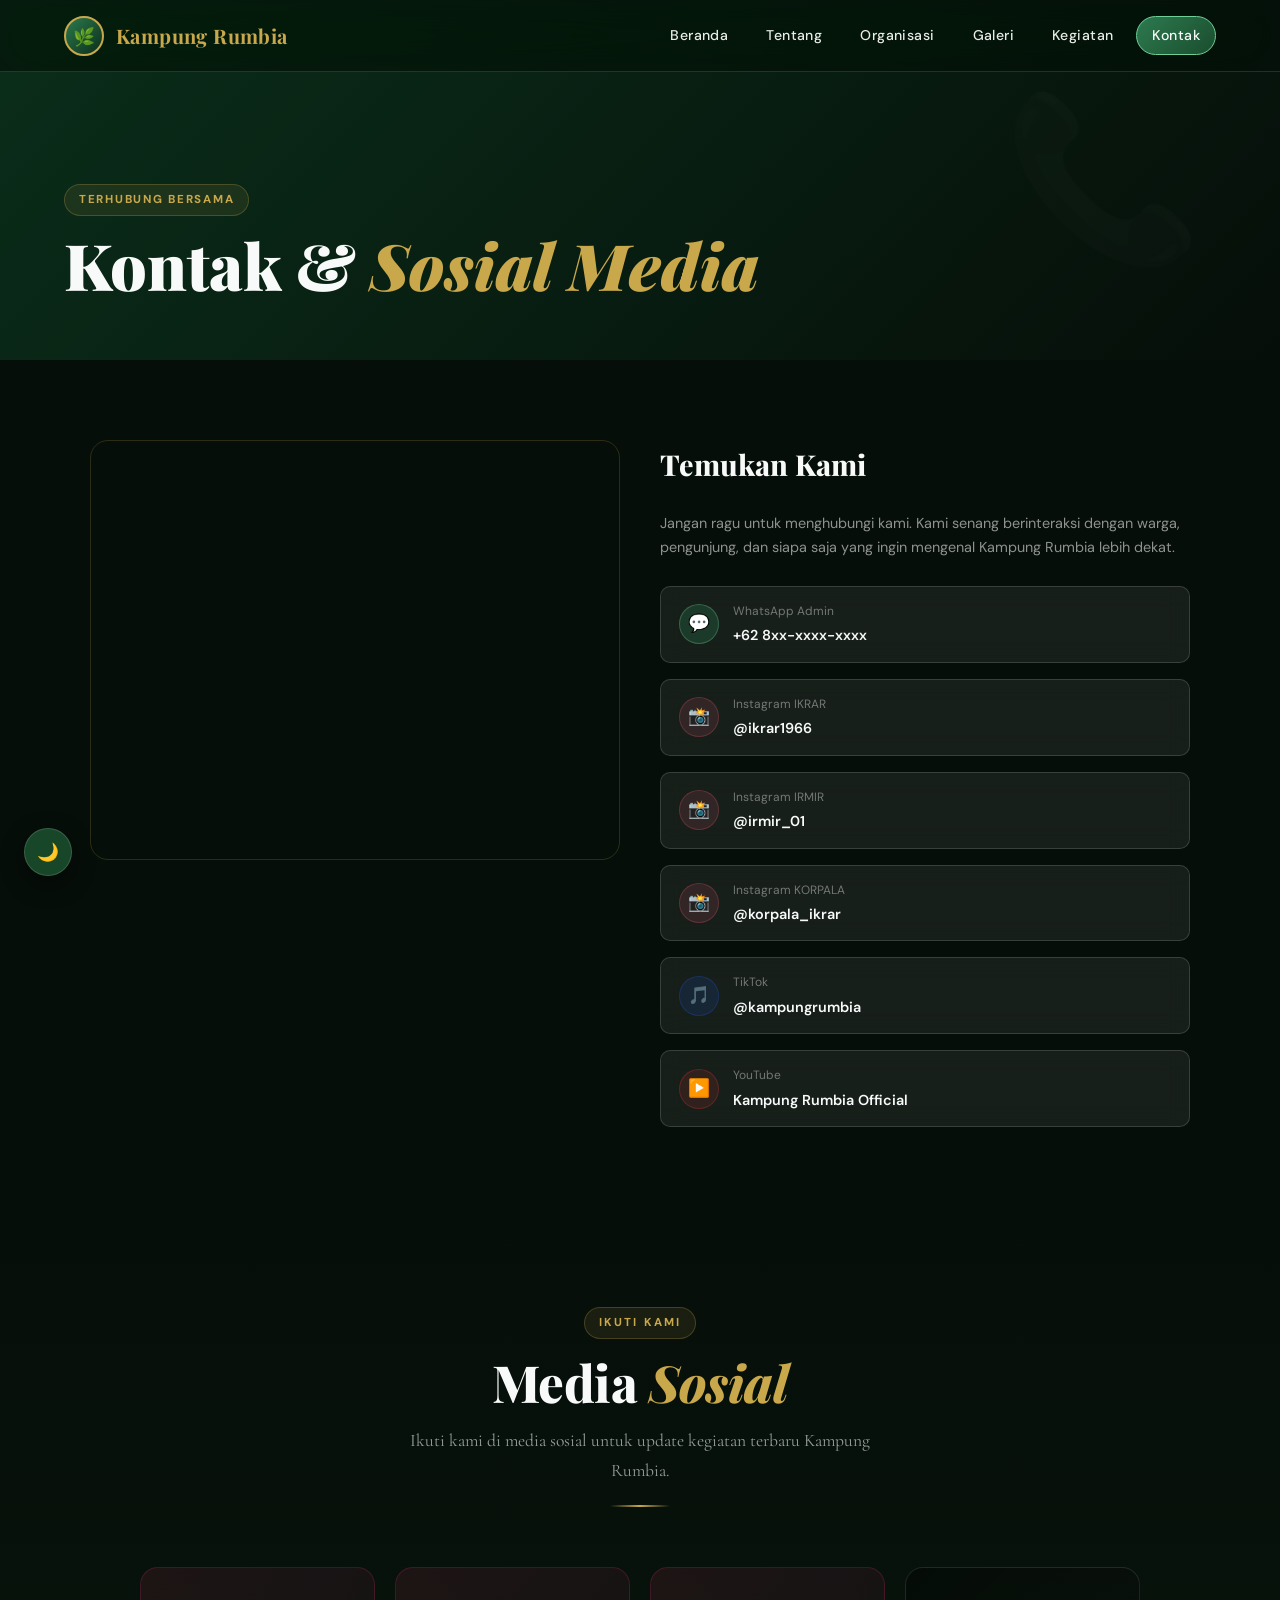
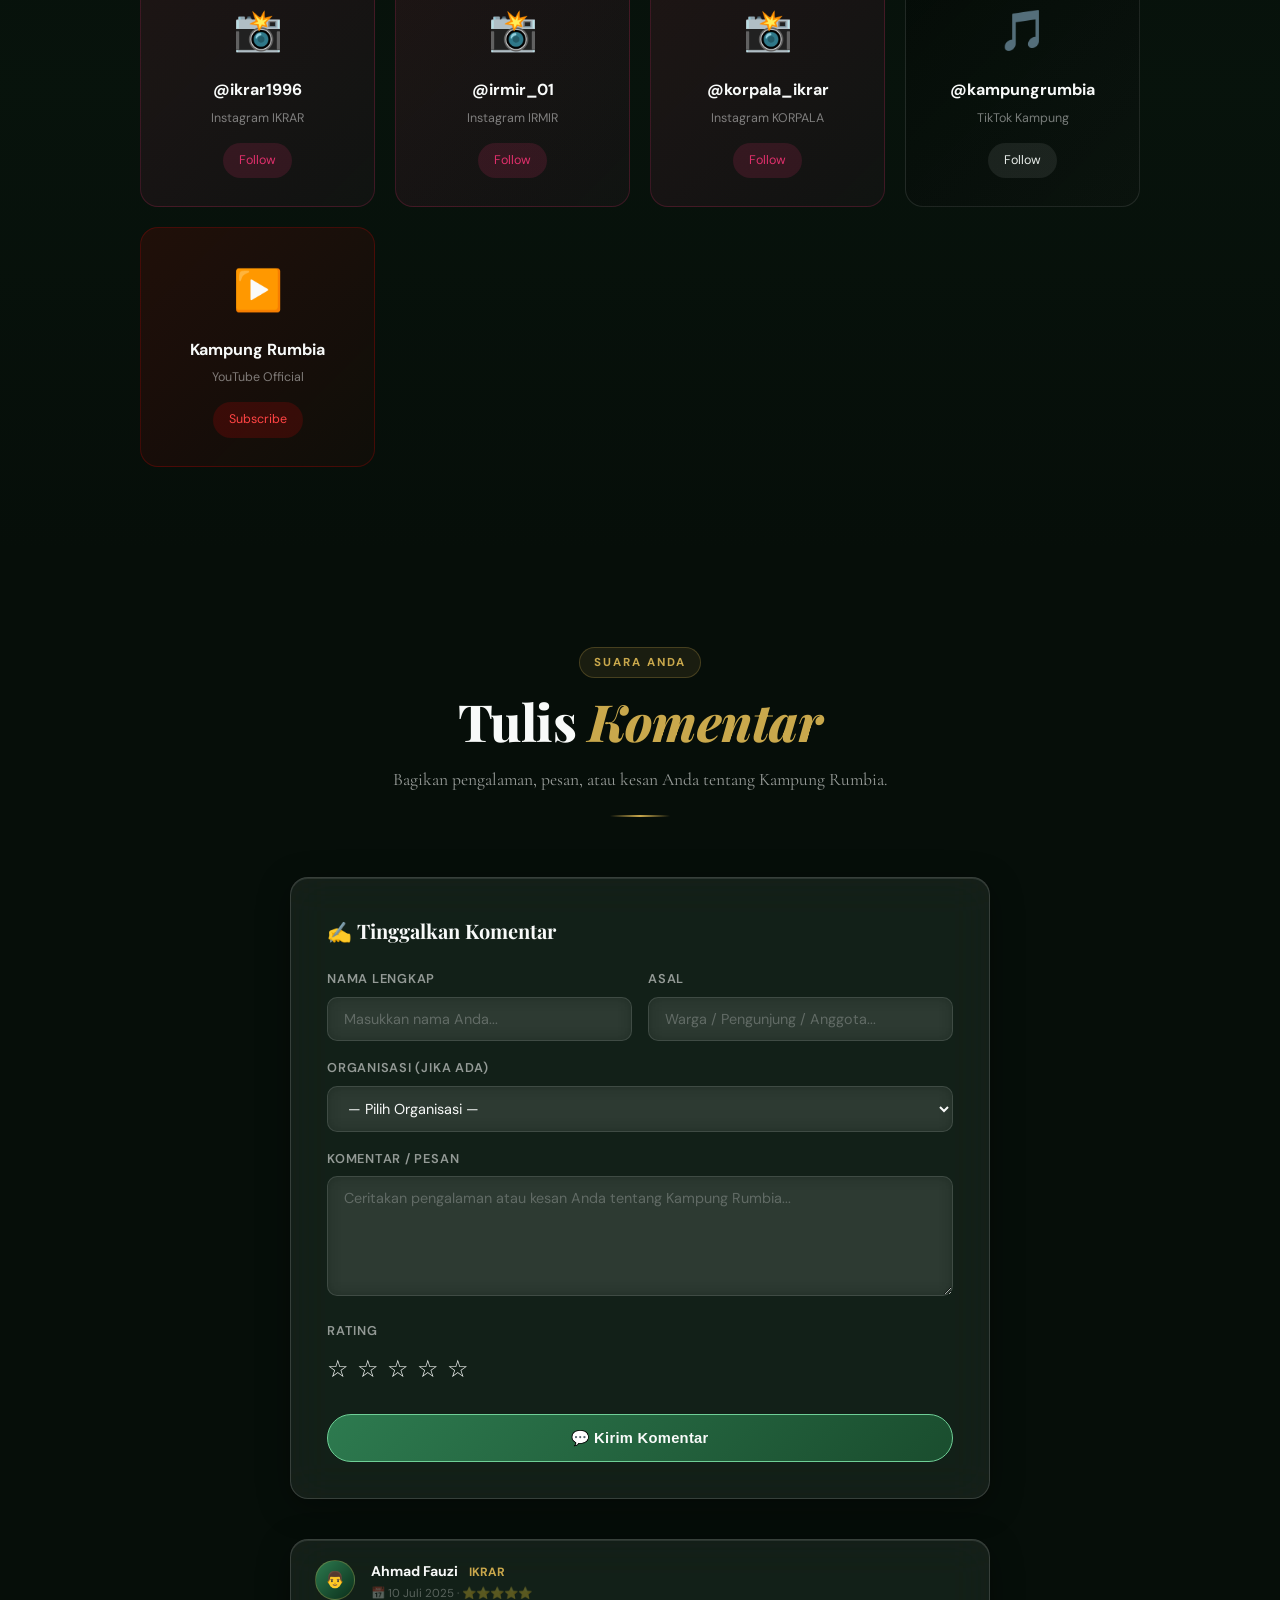
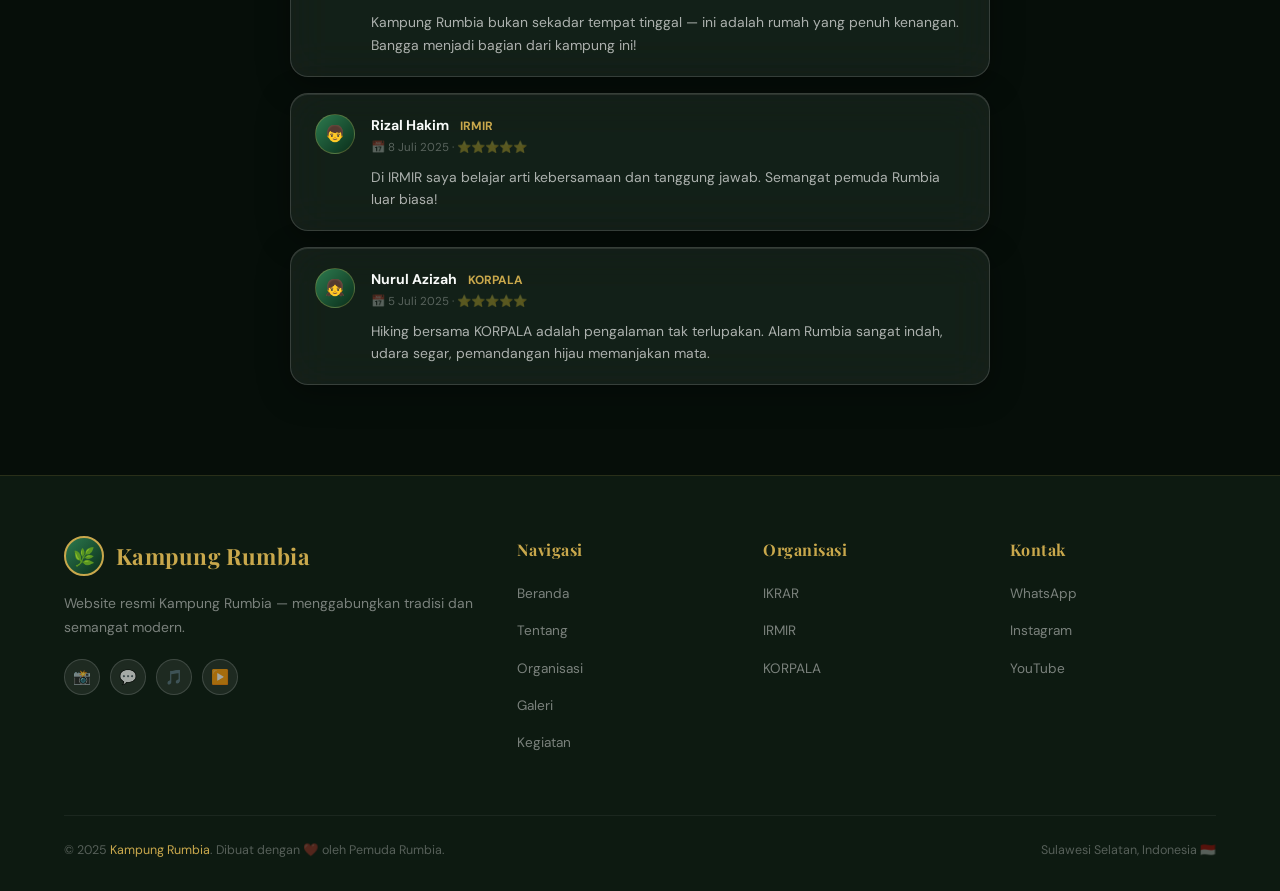
<file: kontak.html>
<!doctype html>
<html lang="id">
  <head>
    <meta charset="UTF-8" />
    <meta name="viewport" content="width=device-width, initial-scale=1.0" />
    <title>Kontak — Kampung Rumbia</title>
    <link rel="stylesheet" href="css/style.css" />
  </head>
  <body>
    <nav class="navbar" id="navbar">
      <div class="nav-brand">
        <div class="brand-icon">🌿</div>
        <span>Kampung Rumbia</span>
      </div>
      <div class="nav-links">
        <a href="index.html">Beranda</a>
        <a href="tentang.html">Tentang</a>
        <a href="organisasi.html">Organisasi</a>
        <a href="galeri.html">Galeri</a>
        <a href="kegiatan.html">Kegiatan</a>
        <a href="kontak.html" class="active btn-nav">Kontak</a>
      </div>
      <button class="hamburger" id="hamburger"><span></span><span></span><span></span></button>
    </nav>
    <div class="nav-drawer" id="navDrawer">
      <a href="index.html">🏠 Beranda</a>
      <a href="tentang.html">📖 Tentang Kampung</a>
      <a href="organisasi.html">🤝 Organisasi</a>
      <a href="galeri.html">📸 Galeri</a>
      <a href="kegiatan.html">📅 Kegiatan</a>
      <a href="kontak.html">📞 Kontak</a>
    </div>

    <div class="page-header">
      <div class="page-header-bg" style="background: linear-gradient(135deg, rgba(10, 46, 26, 0.97), rgba(6, 14, 9, 0.99))"></div>
      <div style="position: absolute; inset: 0; display: flex; align-items: center; justify-content: flex-end; padding-right: 6%; font-size: 10rem; opacity: 0.05; pointer-events: none">📞</div>
      <div class="page-header-content">
        <div class="page-header-tag">Terhubung Bersama</div>
        <h1 class="page-header-title">Kontak & <em>Sosial Media</em></h1>
      </div>
    </div>

    <!-- KONTAK UTAMA -->
    <section style="padding-top: 80px">
      <div class="contact-grid" style="max-width: 1100px; margin: 0 auto">
        <div class="map-wrap">
          <iframe
            src="https://www.google.com/maps/embed?pb=!1m18!1m12!1m3!1d3982.6725040669335!2d119.86934417351863!3d-3.4296660417224283!2m3!1f0!2f0!3f0!3m2!1i1024!2i768!4f13.1!3m3!1m2!1s0x2d9413d1bc56a777%3A0xe78dd98036eac635!2sLapangan%20Sepak%20Bola%20Rumbia!5e0!3m2!1sen!2sid!4v1778855188498!5m2!1sen!2sid"
            width="600"
            height="450"
            style="border: 0"
            allowfullscreen=""
            loading="lazy"
            referrerpolicy="no-referrer-when-downgrade"
          ></iframe>
        </div>

        <div class="contact-info reveal-right">
          <h3 class="contact-title">Temukan Kami</h3>
          <p class="contact-desc">Jangan ragu untuk menghubungi kami. Kami senang berinteraksi dengan warga, pengunjung, dan siapa saja yang ingin mengenal Kampung Rumbia lebih dekat.</p>

          <a href="https://wa.me/628xxxxxxxxx" class="contact-item" target="_blank">
            <div class="contact-ic ic-green">💬</div>
            <div>
              <div class="contact-label">WhatsApp Admin</div>
              <div class="contact-val">+62 8xx-xxxx-xxxx</div>
            </div>
          </a>

          <a href="https://instagram.com/ikrar1966" class="contact-item" target="_blank">
            <div class="contact-ic ic-pink">📸</div>
            <div>
              <div class="contact-label">Instagram IKRAR</div>
              <div class="contact-val">@ikrar1966</div>
            </div>
          </a>

          <a href="https://instagram.com/irmir_01" class="contact-item" target="_blank">
            <div class="contact-ic ic-pink">📸</div>
            <div>
              <div class="contact-label">Instagram IRMIR</div>
              <div class="contact-val">@irmir_01</div>
            </div>
          </a>

          <a href="https://instagram.com/korpala_ikrar" class="contact-item" target="_blank">
            <div class="contact-ic ic-pink">📸</div>
            <div>
              <div class="contact-label">Instagram KORPALA</div>
              <div class="contact-val">@korpala_ikrar</div>
            </div>
          </a>

          <a href="https://www.tiktok.com/@kampungrumbia" class="contact-item" target="_blank">
            <div class="contact-ic ic-blue">🎵</div>
            <div>
              <div class="contact-label">TikTok</div>
              <div class="contact-val">@kampungrumbia</div>
            </div>
          </a>

          <a href="https://youtube.com/@kampungrumbia" class="contact-item" target="_blank">
            <div class="contact-ic ic-red">▶️</div>
            <div>
              <div class="contact-label">YouTube</div>
              <div class="contact-val">Kampung Rumbia Official</div>
            </div>
          </a>
        </div>
      </div>
    </section>

    <!-- SOSIAL MEDIA CARDS -->
    <section style="background: linear-gradient(180deg, transparent, rgba(26, 77, 46, 0.08) 50%, transparent)">
      <div class="section-header reveal">
        <div class="section-tag">Ikuti Kami</div>
        <h2 class="section-title">Media <em>Sosial</em></h2>
        <p class="section-sub">Ikuti kami di media sosial untuk update kegiatan terbaru Kampung Rumbia.</p>
        <div class="divider-gold"></div>
      </div>

      <div style="display: grid; grid-template-columns: repeat(auto-fit, minmax(220px, 1fr)); gap: 20px; max-width: 1000px; margin: 0 auto">
        <a
          href="https://instagram.com/ikrar1966"
          target="_blank"
          style="
            text-decoration: none;
            display: block;
            padding: 28px 24px;
            border-radius: var(--radius);
            text-align: center;
            transition: var(--transition);
            background: linear-gradient(135deg, rgba(225, 48, 108, 0.1), rgba(193, 53, 132, 0.05));
            border: 1px solid rgba(225, 48, 108, 0.2);
          "
          class="reveal"
          style="transition-delay: 0.1s"
          onmouseover="
            this.style.transform = 'translateY(-8px)';
            this.style.borderColor = 'rgba(225,48,108,0.5)';
          "
          onmouseout="
            this.style.transform = '';
            this.style.borderColor = 'rgba(225,48,108,0.2)';
          "
        >
          <div style="font-size: 2.5rem; margin-bottom: 12px">📸</div>
          <div style="font-weight: 700; color: var(--white); margin-bottom: 4px">@ikrar1996</div>
          <div style="font-size: 0.78rem; color: rgba(255, 255, 255, 0.45)">Instagram IKRAR</div>
          <div style="margin-top: 14px; padding: 7px 16px; border-radius: 99px; background: rgba(225, 48, 108, 0.15); font-size: 0.78rem; color: #e1306c; display: inline-block">Follow</div>
        </a>

        <a
          href="https://instagram.com/irmir_01"
          target="_blank"
          style="
            text-decoration: none;
            display: block;
            padding: 28px 24px;
            border-radius: var(--radius);
            text-align: center;
            transition: var(--transition);
            background: linear-gradient(135deg, rgba(225, 48, 108, 0.1), rgba(193, 53, 132, 0.05));
            border: 1px solid rgba(225, 48, 108, 0.2);
          "
          class="reveal"
          style="transition-delay: 0.15s"
          onmouseover="this.style.transform = 'translateY(-8px)'"
          onmouseout="this.style.transform = ''"
        >
          <div style="font-size: 2.5rem; margin-bottom: 12px">📸</div>
          <div style="font-weight: 700; color: var(--white); margin-bottom: 4px">@irmir_01</div>
          <div style="font-size: 0.78rem; color: rgba(255, 255, 255, 0.45)">Instagram IRMIR</div>
          <div style="margin-top: 14px; padding: 7px 16px; border-radius: 99px; background: rgba(225, 48, 108, 0.15); font-size: 0.78rem; color: #e1306c; display: inline-block">Follow</div>
        </a>

        <a
          href="https://instagram.com/korpala_ikrar"
          target="_blank"
          style="
            text-decoration: none;
            display: block;
            padding: 28px 24px;
            border-radius: var(--radius);
            text-align: center;
            transition: var(--transition);
            background: linear-gradient(135deg, rgba(225, 48, 108, 0.1), rgba(193, 53, 132, 0.05));
            border: 1px solid rgba(225, 48, 108, 0.2);
          "
          class="reveal"
          style="transition-delay: 0.2s"
          onmouseover="this.style.transform = 'translateY(-8px)'"
          onmouseout="this.style.transform = ''"
        >
          <div style="font-size: 2.5rem; margin-bottom: 12px">📸</div>
          <div style="font-weight: 700; color: var(--white); margin-bottom: 4px">@korpala_ikrar</div>
          <div style="font-size: 0.78rem; color: rgba(255, 255, 255, 0.45)">Instagram KORPALA</div>
          <div style="margin-top: 14px; padding: 7px 16px; border-radius: 99px; background: rgba(225, 48, 108, 0.15); font-size: 0.78rem; color: #e1306c; display: inline-block">Follow</div>
        </a>

        <a
          href="https://www.tiktok.com/@kampungrumbia"
          target="_blank"
          style="
            text-decoration: none;
            display: block;
            padding: 28px 24px;
            border-radius: var(--radius);
            text-align: center;
            transition: var(--transition);
            background: linear-gradient(135deg, rgba(0, 0, 0, 0.3), rgba(25, 25, 25, 0.2));
            border: 1px solid rgba(255, 255, 255, 0.1);
          "
          class="reveal"
          style="transition-delay: 0.25s"
          onmouseover="this.style.transform = 'translateY(-8px)'"
          onmouseout="this.style.transform = ''"
        >
          <div style="font-size: 2.5rem; margin-bottom: 12px">🎵</div>
          <div style="font-weight: 700; color: var(--white); margin-bottom: 4px">@kampungrumbia</div>
          <div style="font-size: 0.78rem; color: rgba(255, 255, 255, 0.45)">TikTok Kampung</div>
          <div style="margin-top: 14px; padding: 7px 16px; border-radius: 99px; background: rgba(255, 255, 255, 0.08); font-size: 0.78rem; color: var(--white-off); display: inline-block">Follow</div>
        </a>

        <a
          href="https://youtube.com/@kampungrumbia"
          target="_blank"
          style="
            text-decoration: none;
            display: block;
            padding: 28px 24px;
            border-radius: var(--radius);
            text-align: center;
            transition: var(--transition);
            background: linear-gradient(135deg, rgba(255, 0, 0, 0.1), rgba(200, 0, 0, 0.05));
            border: 1px solid rgba(255, 0, 0, 0.2);
          "
          class="reveal"
          style="transition-delay: 0.3s"
          onmouseover="this.style.transform = 'translateY(-8px)'"
          onmouseout="this.style.transform = ''"
        >
          <div style="font-size: 2.5rem; margin-bottom: 12px">▶️</div>
          <div style="font-weight: 700; color: var(--white); margin-bottom: 4px">Kampung Rumbia</div>
          <div style="font-size: 0.78rem; color: rgba(255, 255, 255, 0.45)">YouTube Official</div>
          <div style="margin-top: 14px; padding: 7px 16px; border-radius: 99px; background: rgba(255, 0, 0, 0.15); font-size: 0.78rem; color: #ff4444; display: inline-block">Subscribe</div>
        </a>
      </div>
    </section>

    <!-- FORM KOMENTAR -->
    <section>
      <div class="section-header reveal">
        <div class="section-tag">Suara Anda</div>
        <h2 class="section-title">Tulis <em>Komentar</em></h2>
        <p class="section-sub">Bagikan pengalaman, pesan, atau kesan Anda tentang Kampung Rumbia.</p>
        <div class="divider-gold"></div>
      </div>

      <div class="comment-section">
        <!-- Form -->
        <div class="comment-form glass reveal">
          <h3 style="font-family: var(--font-display); font-size: 1.25rem; color: var(--white); margin-bottom: 20px; font-weight: 700">✍️ Tinggalkan Komentar</h3>

          <div class="form-row">
            <div class="form-group">
              <label>Nama Lengkap</label>
              <input type="text" id="commentName" placeholder="Masukkan nama Anda..." />
            </div>
            <div class="form-group">
              <label>Asal</label>
              <input type="text" id="commentOrigin" placeholder="Warga / Pengunjung / Anggota..." />
            </div>
          </div>

          <div class="form-group">
            <label>Organisasi (jika ada)</label>
            <select id="commentOrg">
              <option value="">— Pilih Organisasi —</option>
              <option>IKRAR</option>
              <option>IRMIR</option>
              <option>KORPALA</option>
              <option>Warga Umum</option>
              <option>Pengunjung / Tamu</option>
            </select>
          </div>

          <div class="form-group">
            <label>Komentar / Pesan</label>
            <textarea id="commentText" placeholder="Ceritakan pengalaman atau kesan Anda tentang Kampung Rumbia..."></textarea>
          </div>

          <div class="form-group">
            <label>Rating</label>
            <div id="starRating" style="display: flex; gap: 8px; font-size: 1.5rem; cursor: pointer">
              <span data-val="1">☆</span><span data-val="2">☆</span> <span data-val="3">☆</span><span data-val="4">☆</span><span data-val="5">☆</span>
            </div>
            <input type="hidden" id="ratingVal" value="0" />
          </div>

          <button class="btn-primary" onclick="submitComment()" style="width: 100%; justify-content: center; margin-top: 8px">💬 Kirim Komentar</button>
        </div>

        <!-- Comment List -->
        <div id="commentList" class="comment-list">
          <div class="comment-item glass">
            <div class="comment-avatar">👨</div>
            <div class="comment-body">
              <div class="comment-name">Ahmad Fauzi <span style="color: var(--gold); font-size: 0.75rem; margin-left: 8px">IKRAR</span></div>
              <div class="comment-time">📅 10 Juli 2025 · ⭐⭐⭐⭐⭐</div>
              <p class="comment-text">Kampung Rumbia bukan sekadar tempat tinggal — ini adalah rumah yang penuh kenangan. Bangga menjadi bagian dari kampung ini!</p>
            </div>
          </div>

          <div class="comment-item glass">
            <div class="comment-avatar">👦</div>
            <div class="comment-body">
              <div class="comment-name">Rizal Hakim <span style="color: var(--gold); font-size: 0.75rem; margin-left: 8px">IRMIR</span></div>
              <div class="comment-time">📅 8 Juli 2025 · ⭐⭐⭐⭐⭐</div>
              <p class="comment-text">Di IRMIR saya belajar arti kebersamaan dan tanggung jawab. Semangat pemuda Rumbia luar biasa!</p>
            </div>
          </div>

          <div class="comment-item glass">
            <div class="comment-avatar">👧</div>
            <div class="comment-body">
              <div class="comment-name">Nurul Azizah <span style="color: var(--gold); font-size: 0.75rem; margin-left: 8px">KORPALA</span></div>
              <div class="comment-time">📅 5 Juli 2025 · ⭐⭐⭐⭐⭐</div>
              <p class="comment-text">Hiking bersama KORPALA adalah pengalaman tak terlupakan. Alam Rumbia sangat indah, udara segar, pemandangan hijau memanjakan mata.</p>
            </div>
          </div>
        </div>

        <div id="emptyMsg" style="display: none; text-align: center; padding: 30px; color: rgba(255, 255, 255, 0.35); font-size: 0.9rem">Belum ada komentar. Jadilah yang pertama!</div>
      </div>
    </section>

    <!-- TOAST -->
    <div
      id="toast"
      style="
        position: fixed;
        bottom: 90px;
        left: 50%;
        transform: translateX(-50%) translateY(20px);
        background: linear-gradient(135deg, var(--green-leaf), var(--green-forest));
        color: var(--white);
        padding: 14px 28px;
        border-radius: 99px;
        font-size: 0.88rem;
        font-weight: 600;
        box-shadow: 0 8px 30px rgba(0, 0, 0, 0.4);
        opacity: 0;
        transition: all 0.4s ease;
        pointer-events: none;
        z-index: 600;
        white-space: nowrap;
      "
    >
      ✓ Komentar berhasil dikirim!
    </div>

    <button class="theme-toggle" id="themeToggle">🌙</button>

    <footer class="footer">
      <div class="footer-grid">
        <div class="footer-brand">
          <div class="nav-brand" style="margin-bottom: 16px">
            <div class="brand-icon">🌿</div>
            <span>Kampung Rumbia</span>
          </div>
          <p class="footer-desc">Website resmi Kampung Rumbia — menggabungkan tradisi dan semangat modern.</p>
          <div class="footer-socials">
            <a class="footer-social-ic" href="https://instagram.com/ikrar1966" target="_blank">📸</a>
            <a class="footer-social-ic" href="https://wa.me/628xxxxxxxxx" target="_blank">💬</a>
            <a class="footer-social-ic" href="https://www.tiktok.com/@kampungrumbia" target="_blank">🎵</a>
            <a class="footer-social-ic" href="https://youtube.com/@kampungrumbia" target="_blank">▶️</a>
          </div>
        </div>
        <div class="footer-col">
          <h4>Navigasi</h4>
          <ul>
            <li><a href="index.html">Beranda</a></li>
            <li><a href="tentang.html">Tentang</a></li>
            <li><a href="organisasi.html">Organisasi</a></li>
            <li><a href="galeri.html">Galeri</a></li>
            <li><a href="kegiatan.html">Kegiatan</a></li>
          </ul>
        </div>
        <div class="footer-col">
          <h4>Organisasi</h4>
          <ul>
            <li><a href="organisasi.html#ikrar">IKRAR</a></li>
            <li><a href="organisasi.html#irmir">IRMIR</a></li>
            <li><a href="organisasi.html#korpala">KORPALA</a></li>
          </ul>
        </div>
        <div class="footer-col">
          <h4>Kontak</h4>
          <ul>
            <li><a href="https://wa.me/628xxxxxxxxx" target="_blank">WhatsApp</a></li>
            <li><a href="https://instagram.com/ikrar1966" target="_blank">Instagram</a></li>
            <li><a href="https://youtube.com/@kampungrumbia" target="_blank">YouTube</a></li>
          </ul>
        </div>
      </div>
      <div class="footer-bottom">
        <p class="footer-copy">© 2025 <span>Kampung Rumbia</span>. Dibuat dengan ❤️ oleh Pemuda Rumbia.</p>
        <p class="footer-copy">Sulawesi Selatan, Indonesia 🇮🇩</p>
      </div>
    </footer>

    <script>
      // Navbar & mobile
      const navbar = document.getElementById("navbar");
      window.addEventListener("scroll", () => navbar.classList.toggle("scrolled", window.scrollY > 60));
      const hamburger = document.getElementById("hamburger"),
        navDrawer = document.getElementById("navDrawer");
      hamburger.addEventListener("click", () => {
        hamburger.classList.toggle("open");
        navDrawer.classList.toggle("open");
      });
      navDrawer.querySelectorAll("a").forEach((a) =>
        a.addEventListener("click", () => {
          hamburger.classList.remove("open");
          navDrawer.classList.remove("open");
        }),
      );

      // Reveals
      const reveals = document.querySelectorAll(".reveal,.reveal-left,.reveal-right");
      const obs = new IntersectionObserver(
        (entries) =>
          entries.forEach((e) => {
            if (e.isIntersecting) e.target.classList.add("visible");
          }),
        { threshold: 0.1 },
      );
      reveals.forEach((el) => obs.observe(el));

      // Theme
      const themeToggle = document.getElementById("themeToggle");
      if (localStorage.getItem("theme") === "light") {
        document.body.classList.add("light-mode");
        themeToggle.textContent = "☀️";
      }
      themeToggle.addEventListener("click", () => {
        document.body.classList.toggle("light-mode");
        const l = document.body.classList.contains("light-mode");
        themeToggle.textContent = l ? "☀️" : "🌙";
        localStorage.setItem("theme", l ? "light" : "dark");
      });

      // Star rating
      let currentRating = 0;
      const stars = document.querySelectorAll("#starRating span");
      stars.forEach((s) => {
        s.addEventListener("mouseover", () => {
          stars.forEach((st, i) => (st.textContent = i < parseInt(s.dataset.val) ? "★" : "☆"));
        });
        s.addEventListener("mouseout", () => {
          stars.forEach((st, i) => (st.textContent = i < currentRating ? "★" : "☆"));
        });
        s.addEventListener("click", () => {
          currentRating = parseInt(s.dataset.val);
          document.getElementById("ratingVal").value = currentRating;
          stars.forEach((st, i) => (st.textContent = i < currentRating ? "★" : "☆"));
        });
      });

      // Comment submit
      function submitComment() {
        const name = document.getElementById("commentName").value.trim();
        const origin = document.getElementById("commentOrigin").value.trim();
        const org = document.getElementById("commentOrg").value;
        const text = document.getElementById("commentText").value.trim();
        const rating = parseInt(document.getElementById("ratingVal").value) || 5;

        if (!name || !text) {
          alert("Mohon isi nama dan komentar Anda.");
          return;
        }

        const stars = "⭐".repeat(rating);
        const avatars = ["👨", "👩", "👦", "👧", "🧑", "👴", "👵"];
        const avatar = avatars[Math.floor(Math.random() * avatars.length)];
        const now = new Date();
        const dateStr = now.toLocaleDateString("id-ID", { day: "numeric", month: "long", year: "numeric" });

        const item = document.createElement("div");
        item.className = "comment-item glass";
        item.style.animation = "fadeUp 0.5s ease";
        item.innerHTML = `
    <div class="comment-avatar">${avatar}</div>
    <div class="comment-body">
      <div class="comment-name">${name}${org ? ` <span style="color:var(--gold);font-size:0.75rem;margin-left:8px;">${org}</span>` : ""}${origin ? ` <span style="color:rgba(255,255,255,0.35);font-size:0.75rem;">· ${origin}</span>` : ""}</div>
      <div class="comment-time">📅 ${dateStr} · ${stars}</div>
      <p class="comment-text">${text}</p>
    </div>
  `;

        const list = document.getElementById("commentList");
        list.insertBefore(item, list.firstChild);

        // Reset
        document.getElementById("commentName").value = "";
        document.getElementById("commentOrigin").value = "";
        document.getElementById("commentOrg").value = "";
        document.getElementById("commentText").value = "";
        document.getElementById("ratingVal").value = "0";
        document.querySelectorAll("#starRating span").forEach((s) => (s.textContent = "☆"));
        currentRating = 0;

        // Toast
        const toast = document.getElementById("toast");
        toast.style.opacity = "1";
        toast.style.transform = "translateX(-50%) translateY(0)";
        setTimeout(() => {
          toast.style.opacity = "0";
          toast.style.transform = "translateX(-50%) translateY(20px)";
        }, 3000);
      }
    </script>
  </body>
</html>
</file>
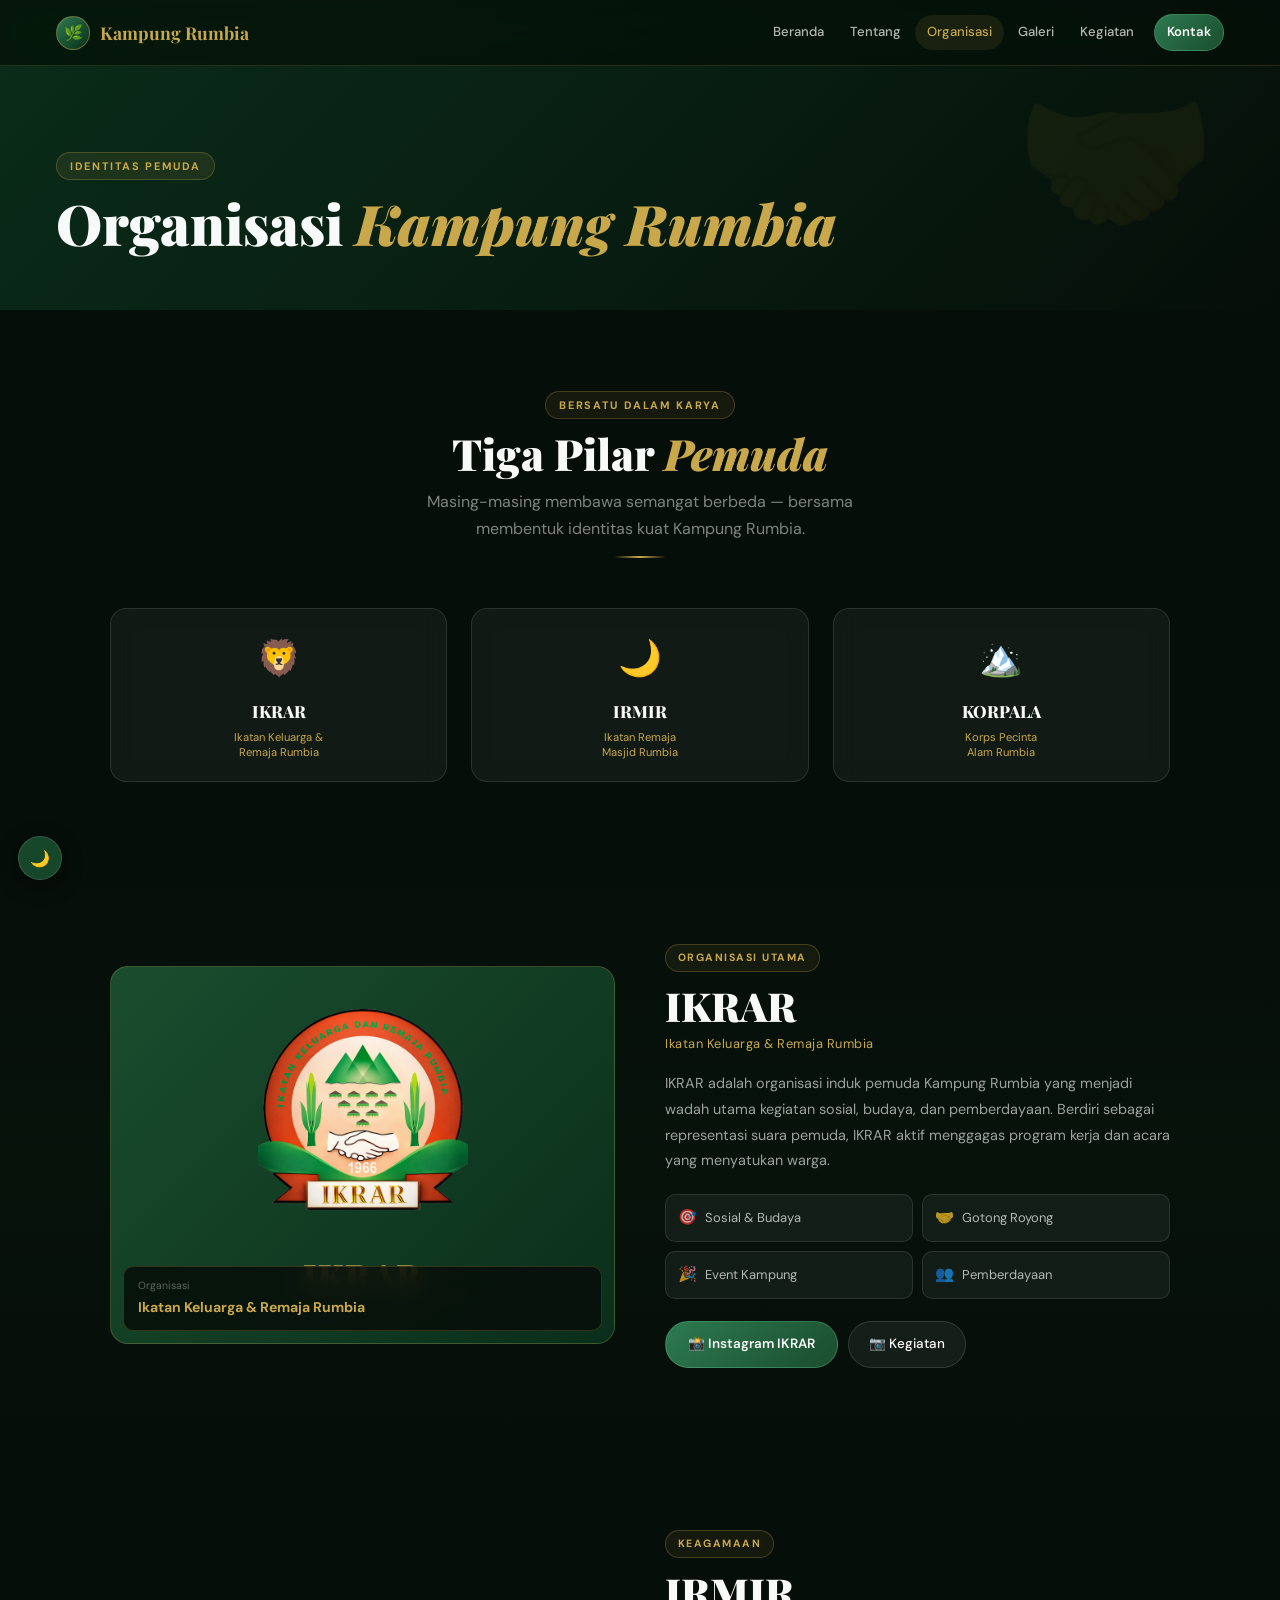
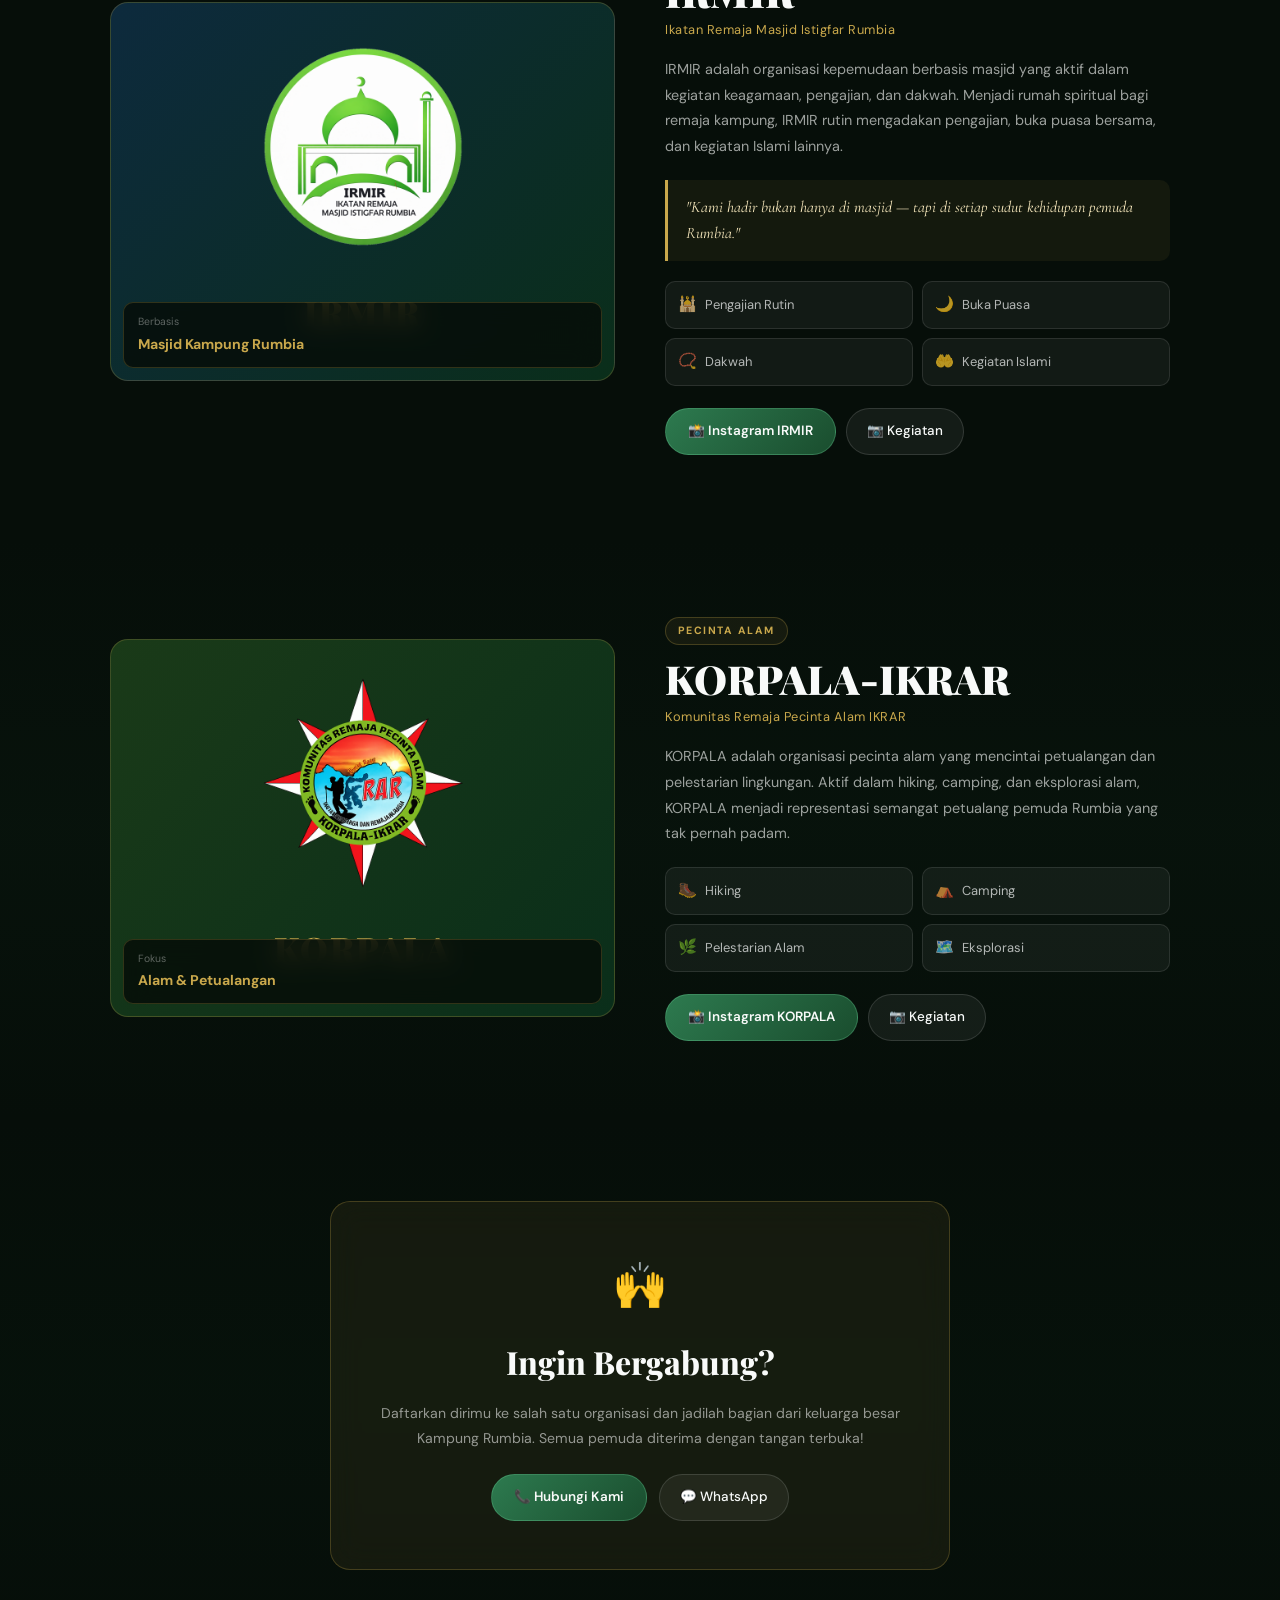
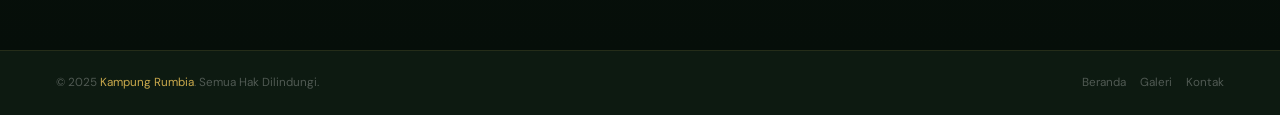
<file: organisasi.html>
<!DOCTYPE html>
<html lang="id">
<head>
  <meta charset="UTF-8" />
  <meta name="viewport" content="width=device-width, initial-scale=1.0" />
  <title>Organisasi — Kampung Rumbia</title>
  <link rel="preconnect" href="https://fonts.googleapis.com">
  <link rel="stylesheet" href="https://fonts.googleapis.com/css2?family=Playfair+Display:ital,wght@0,700;0,900;1,400&family=DM+Sans:wght@300;400;500;600&family=Cormorant+Garamond:ital,wght@0,300;1,400&display=swap">
  <style>
    /* ════════════════════════════════════════
       BASE RESET + VARS
    ════════════════════════════════════════ */
    *, *::before, *::after { box-sizing: border-box; margin: 0; padding: 0; }
    html { scroll-behavior: smooth; -webkit-text-size-adjust: 100%; }
    body {
      font-family: 'DM Sans', system-ui, sans-serif;
      background: #060e09;
      color: #f8faf9;
      overflow-x: hidden;
      line-height: 1.7;
    }
    a { text-decoration: none; color: inherit; }
    img { max-width: 100%; display: block; }
    button { font-family: inherit; cursor: pointer; border: none; background: none; }

    :root {
      --gold:    #c9a84c;
      --gold-lt: #e8c97a;
      --green:   #2d7a4f;
      --forest:  #1a4d2e;
      --deep:    #0a2e1a;
      --ink:     #060e09;
      --snow:    #f8faf9;
      --blur:    blur(18px) saturate(180%);
      --ease:    0.35s cubic-bezier(0.25, 0.46, 0.45, 0.94);
      --nav-h:   60px;
      --px:      clamp(16px, 5vw, 56px);
      --r:       16px;
      --r-sm:    10px;
    }

    ::-webkit-scrollbar { width: 4px; }
    ::-webkit-scrollbar-track { background: var(--ink); }
    ::-webkit-scrollbar-thumb { background: var(--green); border-radius: 4px; }

    @keyframes fadeUp { from{opacity:0;transform:translateY(20px)} to{opacity:1;transform:none} }
    @keyframes float  { 0%,100%{transform:translateY(0)} 50%{transform:translateY(-8px)} }

    /* ════════════════════════════════════════
       NAVBAR
    ════════════════════════════════════════ */
    .navbar {
      position: fixed;
      top: 0; left: 0; right: 0;
      z-index: 900;
      height: var(--nav-h);
      display: flex;
      align-items: center;
      gap: 10px;
      padding: 0 var(--px);
      background: rgba(6,14,9,.70);
      backdrop-filter: blur(22px) saturate(200%);
      -webkit-backdrop-filter: blur(22px) saturate(200%);
      border-bottom: 1px solid rgba(201,168,76,.18);
      transition: background var(--ease);
    }
    .navbar.scrolled { background: rgba(6,14,9,.94); border-bottom-color: rgba(201,168,76,.3); }

    .brand {
      display: flex; align-items: center; gap: 10px;
      font-family: 'Playfair Display', serif;
      font-size: clamp(.9rem, 3.8vw, 1.1rem);
      font-weight: 700; color: var(--gold);
      white-space: nowrap; flex-shrink: 0;
    }
    .brand-ic {
      width: 34px; height: 34px; border-radius: 50%; flex-shrink: 0;
      background: linear-gradient(135deg, var(--green), var(--deep));
      border: 1.5px solid rgba(201,168,76,.45);
      display: grid; place-items: center; font-size: .95rem;
    }

    /* Desktop links — hidden on mobile, shown via JS/media */
    .d-links {
      display: none;
      align-items: center;
      gap: 2px;
      margin-left: auto;
    }
    .d-links a {
      font-size: .82rem; font-weight: 500;
      color: rgba(248,250,249,.72);
      padding: 6px 12px; border-radius: 99px;
      transition: var(--ease);
    }
    .d-links a:hover, .d-links a.act { color: var(--gold); background: rgba(201,168,76,.1); }
    .d-links a.cta {
      background: linear-gradient(135deg, var(--green), var(--forest));
      color: var(--snow); border: 1px solid rgba(111,207,151,.3);
      margin-left: 6px; font-weight: 600;
    }
    .d-links a.cta:hover {
      background: linear-gradient(135deg, var(--gold), var(--gold-lt));
      color: var(--ink); border-color: var(--gold-lt);
    }
    @media (min-width: 768px) {
      .d-links { display: flex; }
      .hb-btn  { display: none !important; }
      :root { --nav-h: 66px; }
    }

    /* Hamburger */
    .hb-btn {
      display: flex; flex-direction: column; gap: 5px;
      padding: 10px; margin-left: auto; flex-shrink: 0;
    }
    .hb-btn span {
      display: block; width: 22px; height: 2px;
      background: var(--gold); border-radius: 2px;
      transform-origin: center; transition: var(--ease);
    }
    .hb-btn.open span:nth-child(1) { transform: translateY(7px) rotate(45deg); }
    .hb-btn.open span:nth-child(2) { opacity: 0; transform: scaleX(0); }
    .hb-btn.open span:nth-child(3) { transform: translateY(-7px) rotate(-45deg); }

    /* Mobile drawer */
    .m-drawer {
      position: fixed;
      top: var(--nav-h); left: 0; right: 0;
      z-index: 899;
      display: flex;
      flex-direction: column;
      background: rgba(6,14,9,.97);
      backdrop-filter: blur(24px);
      -webkit-backdrop-filter: blur(24px);
      border-bottom: 1px solid rgba(201,168,76,.18);
      padding: 8px var(--px) 24px;
      opacity: 0;
      transform: translateY(-10px);
      pointer-events: none;
      transition: opacity .3s ease, transform .3s ease;
      max-height: calc(100dvh - var(--nav-h));
      overflow-y: auto;
    }
    .m-drawer.open {
      opacity: 1;
      transform: translateY(0);
      pointer-events: all;
    }
    .m-drawer a {
      display: block;
      padding: 14px 4px;
      font-size: .96rem; font-weight: 500;
      color: rgba(248,250,249,.72);
      border-bottom: 1px solid rgba(255,255,255,.06);
      transition: color .25s ease, padding-left .25s ease;
    }
    .m-drawer a:last-child { border-bottom: none; }
    .m-drawer a:hover  { color: var(--gold); padding-left: 12px; }
    .m-drawer a.act    { color: var(--gold); }

    /* ════════════════════════════════════════
       PAGE HEADER
    ════════════════════════════════════════ */
    .ph {
      padding-top: var(--nav-h);
      padding-bottom: clamp(36px, 5vw, 56px);
      padding-inline: var(--px);
      min-height: clamp(190px, 32vw, 310px);
      display: flex; align-items: flex-end;
      position: relative; overflow: hidden;
    }
    .ph-bg {
      position: absolute; inset: 0;
      background: linear-gradient(135deg, rgba(10,46,26,.97), rgba(6,14,9,.99));
    }
    .ph-deco {
      position: absolute; inset: 0;
      display: flex; align-items: center; justify-content: flex-end;
      padding-right: 5%;
      font-size: min(10rem, 28vw);
      opacity: .05; pointer-events: none; z-index: 0;
    }
    .ph-body { position: relative; z-index: 1; }
    .pill {
      display: inline-block;
      font-size: .68rem; font-weight: 700;
      letter-spacing: .15em; text-transform: uppercase;
      color: var(--gold);
      padding: 4px 13px;
      background: rgba(201,168,76,.1);
      border: 1px solid rgba(201,168,76,.26);
      border-radius: 99px; margin-bottom: 12px;
    }
    .ph-title {
      font-family: 'Playfair Display', serif;
      font-size: clamp(1.7rem, 5.5vw, 3.5rem);
      font-weight: 900; line-height: 1.1;
    }
    .ph-title em { color: var(--gold); font-style: italic; }

    /* ════════════════════════════════════════
       SECTION UTILITY
    ════════════════════════════════════════ */
    .sec { padding: clamp(48px,8vw,80px) var(--px); }
    .sec.alt { background: linear-gradient(180deg, transparent, rgba(26,77,46,.07) 50%, transparent); }
    .sec-wrap { max-width: 1060px; margin-inline: auto; }

    .s-head { text-align: center; margin-bottom: clamp(28px,4vw,48px); }
    .s-tag {
      display: inline-block; font-size: .68rem; font-weight: 700;
      letter-spacing: .15em; text-transform: uppercase; color: var(--gold);
      padding: 4px 13px; border: 1px solid rgba(201,168,76,.26);
      background: rgba(201,168,76,.08); border-radius: 99px; margin-bottom: 10px;
    }
    .s-title {
      font-family: 'Playfair Display', serif;
      font-size: clamp(1.65rem, 5vw, 2.7rem);
      font-weight: 900; line-height: 1.12; margin-bottom: 10px;
    }
    .s-title em { color: var(--gold); font-style: italic; }
    .s-sub { font-size: clamp(.85rem,2vw,1rem); color: rgba(248,250,249,.5); max-width: 460px; margin-inline: auto; }
    .rule { width: 52px; height: 2px; background: linear-gradient(90deg,transparent,var(--gold),transparent); margin: 14px auto 0; }

    /* ════════════════════════════════════════
       QUICK-NAV MINI CARDS
    ════════════════════════════════════════ */
    .mini-row {
      display: grid;
      grid-template-columns: 1fr;
      gap: 24px;
      margin-top: 50px;
    }

    @media (min-width: 700px) {
      .mini-row {
        grid-template-columns: repeat(2, 1fr);
      }
    }

    @media (min-width: 1100px) {
      .mini-row {
        grid-template-columns: repeat(3, 1fr);
      }
    }

    .mini-card {
      display: block;
      padding: 20px 14px;
      text-align: center;
      border-radius: var(--r);
      border: 1px solid rgba(255,255,255,.11);
      background: rgba(255,255,255,.05);
      backdrop-filter: blur(12px);
      -webkit-backdrop-filter: blur(12px);
      transition: var(--ease);
    }
    .mini-card:hover { transform: translateY(-5px); border-color: rgba(201,168,76,.38); background: rgba(201,168,76,.06); }
    .mini-ic   { font-size: clamp(1.6rem,5vw,2.2rem); margin-bottom: 8px; }
    .mini-name { font-family: 'Playfair Display', serif; font-size: 1.05rem; font-weight: 800; color: var(--snow); margin-bottom: 4px; }
    .mini-lbl  { font-size: .7rem; color: var(--gold); line-height: 1.4; }

    /* ════════════════════════════════════════
       ORG DETAIL LAYOUT
       mobile: single column (image top, text below)
       desktop: two columns
    ════════════════════════════════════════ */
    .org-block {
      display: flex;
      flex-direction: column;
      gap: 28px;
    }
    @media (min-width: 780px) {
      .org-block {
        display: grid;
        grid-template-columns: 1fr 1fr;
        align-items: center;
        gap: 50px;
      }
      /* Alternate: text on left, image on right */
      .org-block.flip .org-visual { order: 2; }
      .org-block.flip .org-info   { order: 1; }
    }

    /* Visual box */
    .org-visual {
      border-radius: 18px;
      overflow: hidden;
      border: 1px solid rgba(201,168,76,.24);
      aspect-ratio: 4/3;
      display: flex;
      flex-direction: column;
      align-items: center;
      justify-content: center;
      gap: 12px;
      position: relative;
    }
    .ov-emoji { font-size: clamp(3.5rem,12vw,6.5rem); }
    .ov-name  {
      font-family: 'Playfair Display', serif;
      font-size: clamp(1.3rem, 4.5vw, 2.1rem);
      font-weight: 900; color: var(--gold); letter-spacing: .06em;
    }
    .ov-logo {
      width: 210px;
      height: auto;
      border-radius: 0;
      object-fit: contain;
      margin-bottom: 20px;
    }
    .ov-badge {
      position: absolute; bottom: 12px; left: 12px; right: 12px;
      padding: 10px 14px;
      background: rgba(6,14,9,.85);
      backdrop-filter: blur(12px);
      -webkit-backdrop-filter: blur(12px);
      border: 1px solid rgba(201,168,76,.22);
      border-radius: 10px;
    }
    .ov-sub { font-size: .65rem; color: rgba(255,255,255,.35); margin-bottom: 2px; }
    .ov-val { font-weight: 700; color: var(--gold); font-size: .88rem; }

    /* Info panel */
    .org-type {
      display: inline-block;
      font-size: .66rem; font-weight: 700;
      letter-spacing: .14em; text-transform: uppercase;
      color: var(--gold); padding: 4px 12px;
      border: 1px solid rgba(201,168,76,.26);
      border-radius: 99px; background: rgba(201,168,76,.08);
      margin-bottom: 12px;
    }
    .org-h2 {
      font-family: 'Playfair Display', serif;
      font-size: clamp(1.8rem,5vw,2.5rem);
      font-weight: 900; line-height: 1.1; margin-bottom: 5px;
    }
    .org-sub { font-size: .8rem; color: var(--gold); letter-spacing: .04em; margin-bottom: 16px; }
    .org-p   { font-size: .9rem; color: rgba(248,250,249,.62); line-height: 1.8; margin-bottom: 20px; }

    .org-quote {
      padding: 15px 18px; margin-bottom: 20px;
      background: rgba(201,168,76,.07);
      border-left: 3px solid var(--gold);
      border-radius: 0 var(--r-sm) var(--r-sm) 0;
    }
    .org-quote blockquote {
      font-family: 'Cormorant Garamond', serif;
      font-size: 1rem; font-style: italic;
      color: #f5e6bb; line-height: 1.6;
    }

    /* Feature chips */
    .feats {
      display: grid;
      grid-template-columns: 1fr 1fr;
      gap: 9px;
      margin-bottom: 22px;
    }
    .feat {
      display: flex; align-items: center; gap: 8px;
      padding: 10px 12px;
      background: rgba(255,255,255,.05);
      border: 1px solid rgba(255,255,255,.1);
      border-radius: var(--r-sm);
      font-size: .81rem; color: rgba(248,250,249,.7);
      transition: var(--ease);
    }
    .feat:hover { border-color: rgba(201,168,76,.32); color: #f5e6bb; }
    .feat-i { font-size: .95rem; flex-shrink: 0; }

    /* Buttons */
    .org-btns { display: flex; flex-wrap: wrap; gap: 10px; }
    .btn-g {
      display: inline-flex; align-items: center; gap: 7px;
      padding: 11px 22px; border-radius: 99px;
      font-weight: 600; font-size: .84rem;
      background: linear-gradient(135deg, var(--green), var(--forest));
      color: var(--snow); border: 1px solid rgba(111,207,151,.3);
      transition: var(--ease);
    }
    .btn-g:hover {
      background: linear-gradient(135deg, var(--gold), var(--gold-lt));
      color: var(--ink); border-color: var(--gold-lt);
      transform: translateY(-2px); box-shadow: 0 10px 26px rgba(201,168,76,.22);
    }
    .btn-o {
      display: inline-flex; align-items: center; gap: 7px;
      padding: 10px 20px; border-radius: 99px;
      font-weight: 500; font-size: .84rem;
      background: rgba(255,255,255,.06);
      color: var(--snow); border: 1px solid rgba(255,255,255,.13);
      transition: var(--ease);
    }
    .btn-o:hover { background: rgba(255,255,255,.11); border-color: rgba(201,168,76,.38); color: var(--gold); transform: translateY(-2px); }

    /* ════════════════════════════════════════
       JOIN CTA
    ════════════════════════════════════════ */
    .cta-wrap {
      text-align: center;
      padding: clamp(50px,8vw,80px) var(--px);
      background: linear-gradient(180deg, transparent, rgba(10,46,26,.1) 50%, transparent);
    }
    .cta-box {
      max-width: 620px; margin-inline: auto;
      padding: clamp(26px,5vw,48px) clamp(20px,4vw,40px);
      border-radius: 20px;
      background: rgba(201,168,76,.08);
      backdrop-filter: blur(16px);
      -webkit-backdrop-filter: blur(16px);
      border: 1px solid rgba(201,168,76,.26);
    }
    .cta-ic    { font-size: 2.6rem; margin-bottom: 14px; }
    .cta-title { font-family: 'Playfair Display', serif; font-size: clamp(1.45rem,4vw,2rem); font-weight: 800; margin-bottom: 12px; }
    .cta-desc  { font-size: .88rem; color: rgba(255,255,255,.55); line-height: 1.75; margin-bottom: 24px; }
    .cta-btns  { display: flex; flex-wrap: wrap; gap: 12px; justify-content: center; }

    /* ════════════════════════════════════════
       FOOTER
    ════════════════════════════════════════ */
    .footer {
      background: #0d1a11;
      border-top: 1px solid rgba(201,168,76,.13);
      padding: 22px var(--px);
    }
    .foot-row {
      display: flex; flex-wrap: wrap;
      justify-content: space-between; align-items: center;
      gap: 10px;
    }
    .foot-copy { font-size: .73rem; color: rgba(255,255,255,.28); }
    .foot-copy span { color: var(--gold); }
    .foot-links { display: flex; gap: 14px; }
    .foot-links a { font-size: .73rem; color: rgba(255,255,255,.28); transition: .25s; }
    .foot-links a:hover { color: rgba(255,255,255,.6); }

    /* ════════════════════════════════════════
       FLOATING THEME BTN
    ════════════════════════════════════════ */
    .theme-fab {
      position: fixed; bottom: 20px; left: 18px; z-index: 600;
      width: 44px; height: 44px; border-radius: 50%;
      background: rgba(26,77,46,.92);
      backdrop-filter: blur(12px); -webkit-backdrop-filter: blur(12px);
      border: 1px solid rgba(255,255,255,.13);
      display: grid; place-items: center;
      font-size: 1rem; cursor: pointer;
      box-shadow: 0 6px 20px rgba(0,0,0,.4);
      transition: var(--ease);
    }
    .theme-fab:hover { transform: scale(1.1); }

    /* ════════════════════════════════════════
       SCROLL REVEAL
    ════════════════════════════════════════ */
    .rv   { opacity: 0; transform: translateY(22px); transition: opacity .6s ease, transform .6s ease; }
    .rv-l { opacity: 0; transform: translateX(-20px); transition: opacity .6s ease, transform .6s ease; }
    .rv-r { opacity: 0; transform: translateX(20px); transition: opacity .6s ease, transform .6s ease; }
    .rv.in, .rv-l.in, .rv-r.in { opacity: 1; transform: none; }

    /* Light mode */
    body.light {
      background: #eef3ef; color: #0d1a11;
    }
    body.light .navbar,
    body.light .m-drawer { background: rgba(240,244,241,.95); }
    body.light .footer   { background: #dce8de; }
    body.light .ov-badge { background: rgba(240,244,241,.9); }
    body.light .org-quote { background: rgba(201,168,76,.1); }
  </style>
</head>
<body>

<!-- ══════════════ NAVBAR ═════════════════════════ -->
<nav class="navbar" id="navbar">
  <div class="brand">
    <div class="brand-ic">🌿</div>
    Kampung Rumbia
  </div>

  <!-- Desktop -->
  <div class="d-links" id="dLinks">
    <a href="index.html">Beranda</a>
    <a href="tentang.html">Tentang</a>
    <a href="organisasi.html" class="act">Organisasi</a>
    <a href="galeri.html">Galeri</a>
    <a href="kegiatan.html">Kegiatan</a>
    <a href="kontak.html" class="cta">Kontak</a>
  </div>

  <!-- Mobile hamburger -->
  <button class="hb-btn" id="hbBtn" aria-label="Menu">
    <span></span><span></span><span></span>
  </button>
</nav>

<!-- ══════════════ MOBILE DRAWER ═══════════════════ -->
<div class="m-drawer" id="mDrawer">
  <a href="index.html">🏠 Beranda</a>
  <a href="tentang.html">📖 Tentang Kampung</a>
  <a href="organisasi.html" class="act">🤝 Organisasi</a>
  <a href="galeri.html">📸 Galeri</a>
  <a href="kegiatan.html">📅 Kegiatan</a>
  <a href="kontak.html">📞 Kontak</a>
</div>

<!-- ══════════════ PAGE HEADER ══════════════════════ -->
<div class="ph">
  <div class="ph-bg"></div>
  <div class="ph-deco">🤝</div>
  <div class="ph-body">
    <div class="pill">Identitas Pemuda</div>
    <h1 class="ph-title">Organisasi <em>Kampung Rumbia</em></h1>
  </div>
</div>

<!-- ══════════════ INTRO + QUICK NAV ════════════════ -->
<section class="sec">
  <div class="sec-wrap">
    <div class="s-head rv">
      <div class="s-tag">Bersatu dalam Karya</div>
      <h2 class="s-title">Tiga Pilar <em>Pemuda</em></h2>
      <p class="s-sub">Masing-masing membawa semangat berbeda — bersama membentuk identitas kuat Kampung Rumbia.</p>
      <div class="rule"></div>
    </div>

    <div class="mini-row">
      <a href="#ikrar"   class="mini-card rv" style="transition-delay:.05s">
        <div class="mini-ic">🦁</div>
        <div class="mini-name">IKRAR</div>
        <div class="mini-lbl">Ikatan Keluarga &amp;<br>Remaja Rumbia</div>
      </a>
      <a href="#irmir"   class="mini-card rv" style="transition-delay:.10s">
        <div class="mini-ic">🌙</div>
        <div class="mini-name">IRMIR</div>
        <div class="mini-lbl">Ikatan Remaja<br>Masjid Rumbia</div>
      </a>
      <a href="#korpala" class="mini-card rv" style="transition-delay:.15s">
        <div class="mini-ic">🏔️</div>
        <div class="mini-name">KORPALA</div>
        <div class="mini-lbl">Korps Pecinta<br>Alam Rumbia</div>
      </a>
    </div>
  </div>
</section>

<!-- ══════════════ IKRAR ══════════════════════════════ -->
<section id="ikrar" class="sec alt">
  <div class="sec-wrap">
    <div class="org-block">

      <!-- Visual on top (mobile) / left (desktop) -->
      <div class="rv-l">
        <div class="org-visual" style="background:linear-gradient(135deg,#1a4d2e,#0a2e1a);">
          <img class="ov-logo" src="assets/logo/ikrar.png" alt="IKRAR Logo">
          <!-- <div class="ov-emoji">🦁</div> -->
          <div class="ov-name">IKRAR</div>
          <div class="ov-badge">
            <div class="ov-sub">Organisasi</div>
            <div class="ov-val">Ikatan Keluarga &amp; Remaja Rumbia</div>
          </div>
        </div>
      </div>

      <!-- Info below (mobile) / right (desktop) -->
      <div class="rv-r">
        <div class="org-type">Organisasi Utama</div>
        <h2 class="org-h2">IKRAR</h2>
        <p class="org-sub">Ikatan Keluarga &amp; Remaja Rumbia</p>
        <p class="org-p">
          IKRAR adalah organisasi induk pemuda Kampung Rumbia yang menjadi wadah utama kegiatan sosial, budaya, dan pemberdayaan. Berdiri sebagai representasi suara pemuda, IKRAR aktif menggagas program kerja dan acara yang menyatukan warga.
        </p>
        <div class="feats">
          <div class="feat"><span class="feat-i">🎯</span> Sosial &amp; Budaya</div>
          <div class="feat"><span class="feat-i">🤝</span> Gotong Royong</div>
          <div class="feat"><span class="feat-i">🎉</span> Event Kampung</div>
          <div class="feat"><span class="feat-i">👥</span> Pemberdayaan</div>
        </div>
        <div class="org-btns">
          <a href="https://instagram.com/ikrar1966" target="_blank" class="btn-g">📸 Instagram IKRAR</a>
          <a href="galeri.html" class="btn-o">📷 Kegiatan</a>
        </div>
      </div>

    </div>
  </div>
</section>

<!-- ══════════════ IRMIR ══════════════════════════════ -->
<section id="irmir" class="sec">
  <div class="sec-wrap">
    <!-- flip: on desktop text left / image right, on mobile image still shows first via order -->
    <div class="org-block flip">

      <!-- Visual — on mobile display first via order:-1 -->
      <div class="rv-r" style="order:-1;">
        <div class="org-visual" style="background:linear-gradient(135deg,#0d2a3d,#0a2e1a);">
          <img class="ov-logo" src="assets/logo/irmir.png" alt="IRMIR Logo">
          <div class="ov-name">IRMIR</div>
          <div class="ov-badge">
            <div class="ov-sub">Berbasis</div>
            <div class="ov-val">Masjid Kampung Rumbia</div>
          </div>
        </div>
      </div>

      <!-- Info -->
      <div class="rv-l">
        <div class="org-type">Keagamaan</div>
        <h2 class="org-h2">IRMIR</h2>
        <p class="org-sub">Ikatan Remaja Masjid Istigfar Rumbia</p>
        <p class="org-p">
          IRMIR adalah organisasi kepemudaan berbasis masjid yang aktif dalam kegiatan keagamaan, pengajian, dan dakwah. Menjadi rumah spiritual bagi remaja kampung, IRMIR rutin mengadakan pengajian, buka puasa bersama, dan kegiatan Islami lainnya.
        </p>
        <div class="org-quote">
          <blockquote>"Kami hadir bukan hanya di masjid — tapi di setiap sudut kehidupan pemuda Rumbia."</blockquote>
        </div>
        <div class="feats">
          <div class="feat"><span class="feat-i">🕌</span> Pengajian Rutin</div>
          <div class="feat"><span class="feat-i">🌙</span> Buka Puasa</div>
          <div class="feat"><span class="feat-i">📿</span> Dakwah</div>
          <div class="feat"><span class="feat-i">🤲</span> Kegiatan Islami</div>
        </div>
        <div class="org-btns">
          <a href="https://instagram.com/irmir_rumbia" target="_blank" class="btn-g">📸 Instagram IRMIR</a>
          <a href="galeri.html" class="btn-o">📷 Kegiatan</a>
        </div>
      </div>

    </div>
  </div>
</section>

<!-- ══════════════ KORPALA ════════════════════════════ -->
<section id="korpala" class="sec alt">
  <div class="sec-wrap">
    <div class="org-block">

      <div class="rv-l">
        <div class="org-visual" style="background:linear-gradient(135deg,#1a3a18,#0a2e1a);">
          <img class="ov-logo" src="assets/logo/korpala-ikrar.png" alt="KORPALA Logo">
          <div class="ov-name">KORPALA</div>
          <div class="ov-badge">
            <div class="ov-sub">Fokus</div>
            <div class="ov-val">Alam &amp; Petualangan</div>
          </div>
        </div>
      </div>

      <div class="rv-r">
        <div class="org-type">Pecinta Alam</div>
        <h2 class="org-h2">KORPALA-IKRAR</h2>
        <p class="org-sub">Komunitas Remaja Pecinta Alam IKRAR</p>
        <p class="org-p">
          KORPALA adalah organisasi pecinta alam yang mencintai petualangan dan pelestarian lingkungan. Aktif dalam hiking, camping, dan eksplorasi alam, KORPALA menjadi representasi semangat petualang pemuda Rumbia yang tak pernah padam.
        </p>
        <div class="feats">
          <div class="feat"><span class="feat-i">🥾</span> Hiking</div>
          <div class="feat"><span class="feat-i">⛺</span> Camping</div>
          <div class="feat"><span class="feat-i">🌿</span> Pelestarian Alam</div>
          <div class="feat"><span class="feat-i">🗺️</span> Eksplorasi</div>
        </div>
        <div class="org-btns">
          <a href="https://instagram.com/korpala_rumbia" target="_blank" class="btn-g">📸 Instagram KORPALA</a>
          <a href="galeri.html" class="btn-o">📷 Kegiatan</a>
        </div>
      </div>

    </div>
  </div>
</section>

<!-- ══════════════ JOIN CTA ════════════════════════════ -->
<div class="cta-wrap">
  <div class="cta-box rv">
    <div class="cta-ic">🙌</div>
    <h3 class="cta-title">Ingin Bergabung?</h3>
    <p class="cta-desc">Daftarkan dirimu ke salah satu organisasi dan jadilah bagian dari keluarga besar Kampung Rumbia. Semua pemuda diterima dengan tangan terbuka!</p>
    <div class="cta-btns">
      <a href="kontak.html" class="btn-g">📞 Hubungi Kami</a>
      <a href="https://wa.me/628xxxxxxxxx" target="_blank" class="btn-o">💬 WhatsApp</a>
    </div>
  </div>
</div>

<!-- ══════════════ FOOTER ══════════════════════════════ -->
<footer class="footer">
  <div class="foot-row">
    <p class="foot-copy">© 2025 <span>Kampung Rumbia</span>. Semua Hak Dilindungi.</p>
    <div class="foot-links">
      <a href="index.html">Beranda</a>
      <a href="galeri.html">Galeri</a>
      <a href="kontak.html">Kontak</a>
    </div>
  </div>
</footer>

<!-- ══════════════ THEME FAB ═══════════════════════════ -->
<button class="theme-fab" id="themeFab" title="Ganti tema">🌙</button>

<!-- ══════════════ SCRIPTS ═════════════════════════════ -->
<script>
/* ── Navbar scroll ── */
const navbar = document.getElementById('navbar');
window.addEventListener('scroll', () => {
  navbar.classList.toggle('scrolled', window.scrollY > 50);
});

/* ── Hamburger + Drawer ── */
const hbBtn  = document.getElementById('hbBtn');
const drawer = document.getElementById('mDrawer');
let open     = false;

function openMenu() {
  open = true;
  drawer.classList.add('open');
  hbBtn.classList.add('open');
}
function closeMenu() {
  open = false;
  drawer.classList.remove('open');
  hbBtn.classList.remove('open');
}
hbBtn.addEventListener('click', (e) => {
  e.stopPropagation();
  open ? closeMenu() : openMenu();
});
drawer.querySelectorAll('a').forEach(a => a.addEventListener('click', closeMenu));
document.addEventListener('click', (e) => {
  if (open && !drawer.contains(e.target) && !hbBtn.contains(e.target)) closeMenu();
});

/* ── Desktop links visibility ── */
const dLinks = document.getElementById('dLinks');
function toggleDesktop() {
  dLinks.style.display = window.innerWidth >= 768 ? 'flex' : 'none';
  // Also hide hamburger on desktop
  hbBtn.style.display  = window.innerWidth >= 768 ? 'none' : 'flex';
}
toggleDesktop();
window.addEventListener('resize', toggleDesktop);

/* ── Scroll reveal ── */
const rvEls = document.querySelectorAll('.rv, .rv-l, .rv-r');
const obs   = new IntersectionObserver(
  entries => entries.forEach(e => { if (e.isIntersecting) e.target.classList.add('in'); }),
  { threshold: 0.1 }
);
rvEls.forEach(el => obs.observe(el));

/* ── Theme ── */
const fab = document.getElementById('themeFab');
if (localStorage.getItem('theme') === 'light') {
  document.body.classList.add('light'); fab.textContent = '☀️';
}
fab.addEventListener('click', () => {
  document.body.classList.toggle('light');
  const l = document.body.classList.contains('light');
  fab.textContent = l ? '☀️' : '🌙';
  localStorage.setItem('theme', l ? 'light' : 'dark');
});
</script>
</body>
</html>
</file>
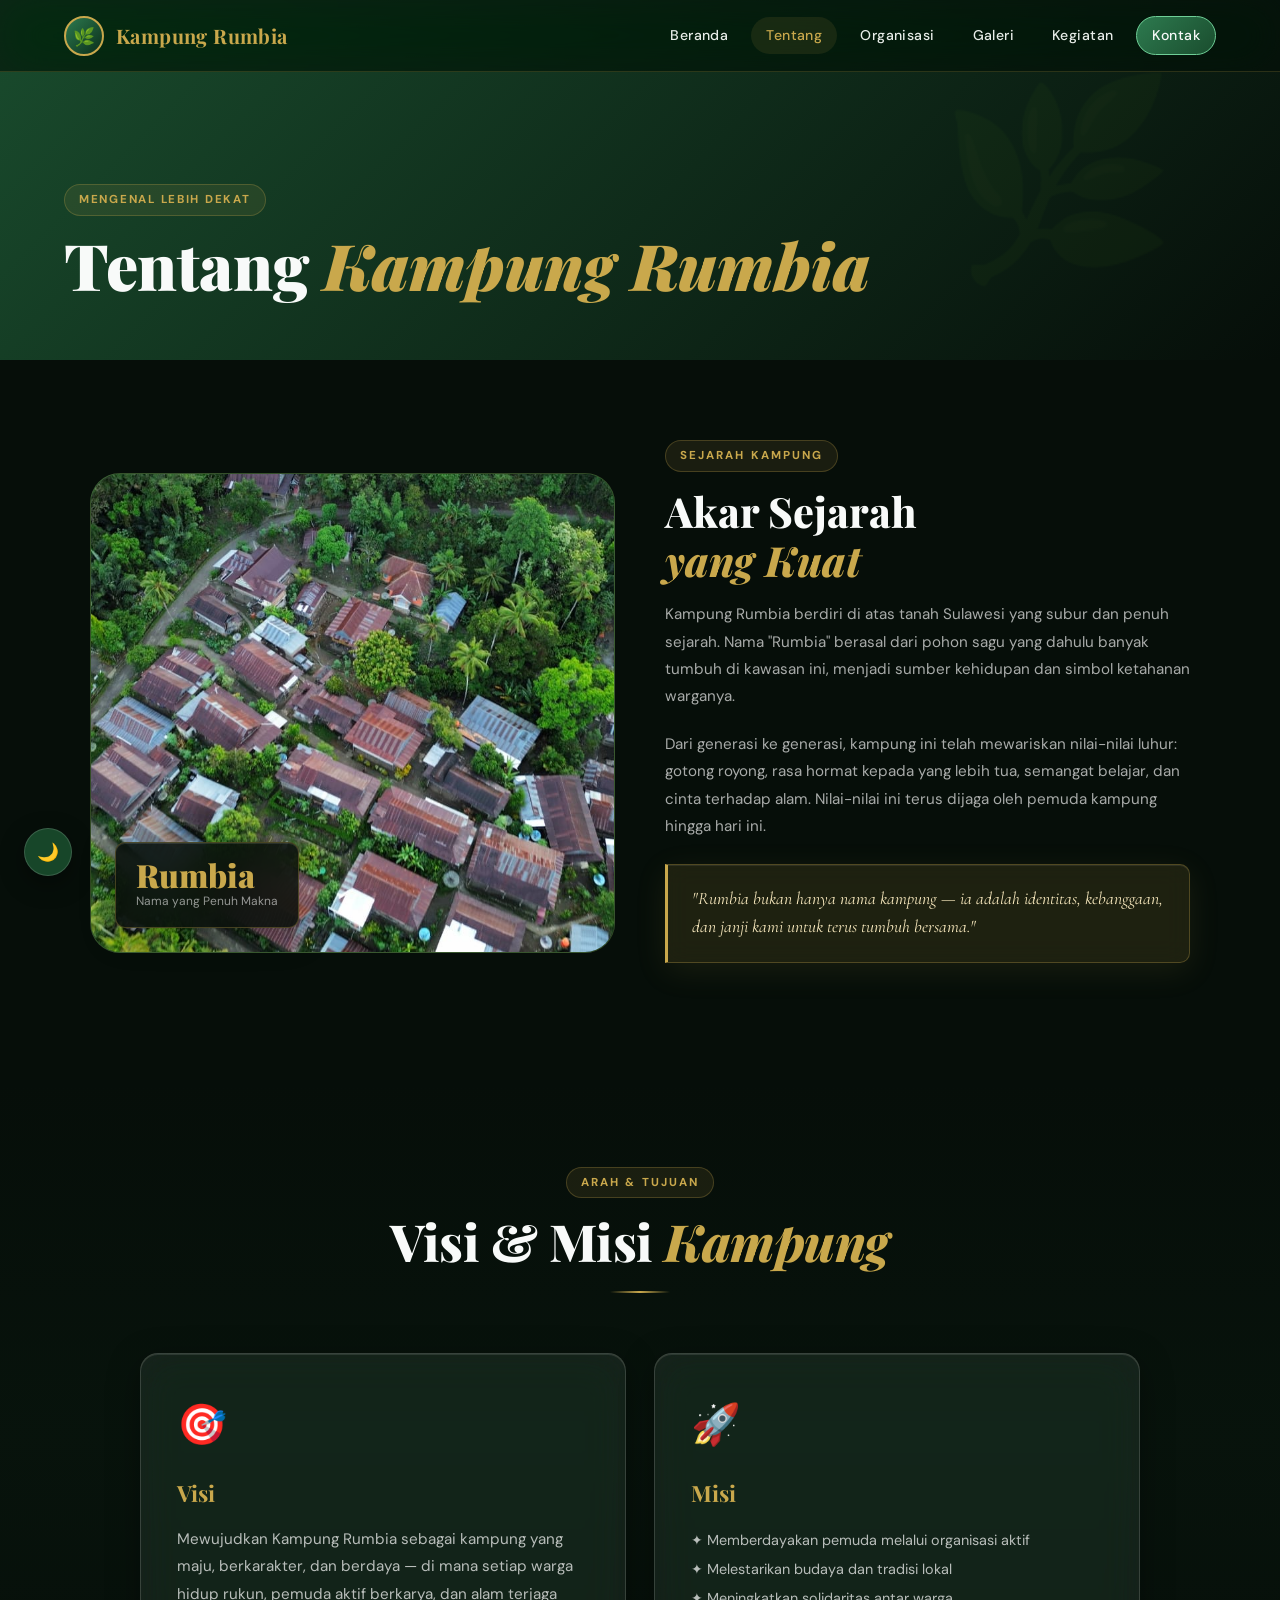
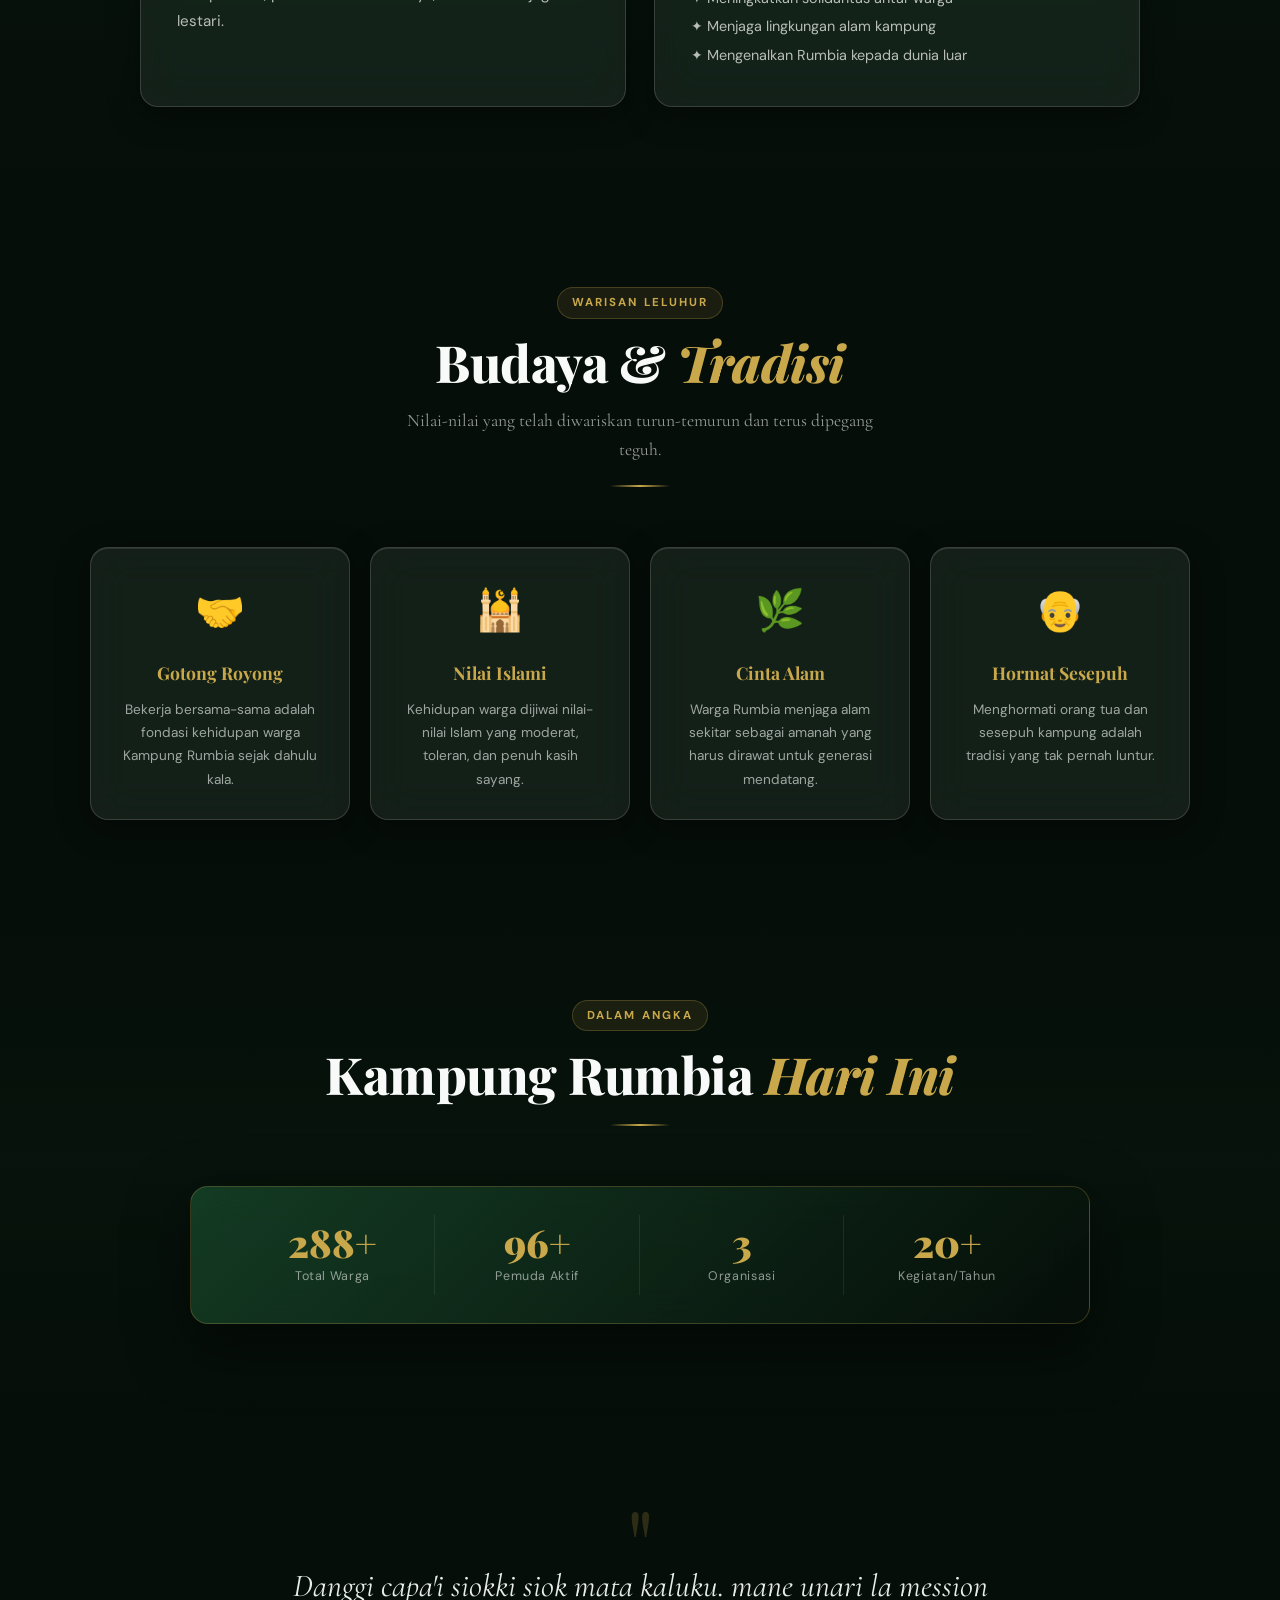
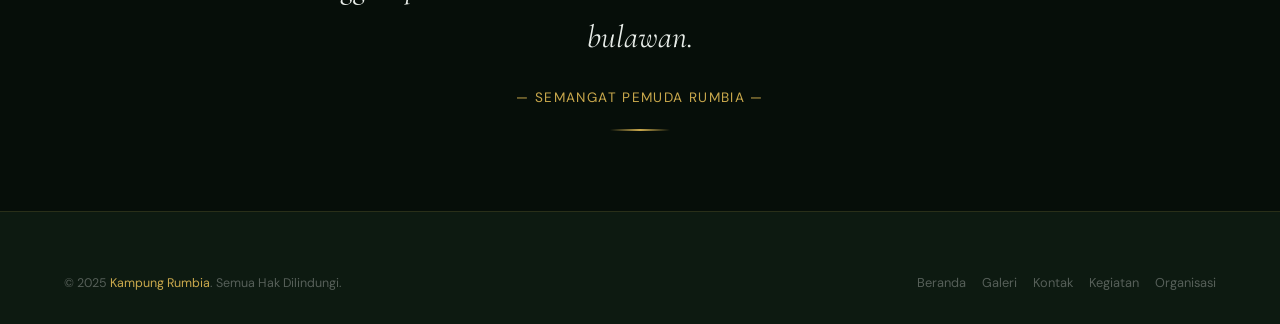
<file: tentang.html>
<!doctype html>
<html lang="id">
  <head>
    <meta charset="UTF-8" />
    <meta name="viewport" content="width=device-width, initial-scale=1.0" />
    <title>Tentang Kampung — Kampung Rumbia</title>
    <link rel="stylesheet" href="css/style.css" />
  </head>
  <body>
    <nav class="navbar" id="navbar">
      <div class="nav-brand">
        <div class="brand-icon">🌿</div>
        <span>Kampung Rumbia</span>
      </div>
      <div class="nav-links">
        <a href="index.html">Beranda</a>
        <a href="tentang.html" class="active">Tentang</a>
        <a href="organisasi.html">Organisasi</a>
        <a href="galeri.html">Galeri</a>
        <a href="kegiatan.html">Kegiatan</a>
        <a href="kontak.html" class="btn-nav">Kontak</a>
      </div>
      <button class="hamburger" id="hamburger"><span></span><span></span><span></span></button>
    </nav>
    <div class="nav-drawer" id="navDrawer">
      <a href="index.html">🏠 Beranda</a>
      <a href="tentang.html">📖 Tentang Kampung</a>
      <a href="organisasi.html">🤝 Organisasi</a>
      <a href="galeri.html">📸 Galeri</a>
      <a href="kegiatan.html">📅 Kegiatan</a>
      <a href="kontak.html">📞 Kontak</a>
    </div>

    <!-- PAGE HEADER -->
    <div class="page-header">
      <div class="page-header-bg" style="background: linear-gradient(135deg, rgba(26, 77, 46, 0.95), rgba(6, 14, 9, 0.98))"></div>
      <div style="position: absolute; inset: 0; display: flex; align-items: center; justify-content: flex-end; padding-right: 8%; font-size: 12rem; opacity: 0.05; pointer-events: none">🌿</div>
      <div class="page-header-content">
        <div class="page-header-tag">Mengenal Lebih Dekat</div>
        <h1 class="page-header-title">Tentang <em>Kampung Rumbia</em></h1>
      </div>
    </div>

    <!-- SEJARAH -->
    <section style="padding-top: 80px">
      <div class="about-grid" style="max-width: 1100px; margin: 0 auto">
        <!-- FOTO -->
        <div class="about-img-wrap reveal-left" style="position: relative">
          <div class="about-img-placeholder" style="width: 100%; height: 480px; overflow: hidden; border-radius: 30px; position: relative">
            <img src="assets/img/foto1.jpg" alt="Pemandangan Kampung Rumbia" style="width: 100%; height: 100%; object-fit: cover; object-position: center; display: block" />
          </div>

          <!-- BADGE -->
          <div class="about-badge-float glass" style="position: absolute; left: 25px; bottom: 25px; z-index: 2">
            <div class="num">Rumbia</div>
            <div class="lbl">Nama yang Penuh Makna</div>
          </div>
        </div>
        <div class="about-content reveal-right">
          <div class="section-tag">Sejarah Kampung</div>
          <h2 class="about-title">Akar Sejarah<br /><em>yang Kuat</em></h2>
          <p class="about-desc">
            Kampung Rumbia berdiri di atas tanah Sulawesi yang subur dan penuh sejarah. Nama "Rumbia" berasal dari pohon sagu yang dahulu banyak tumbuh di kawasan ini, menjadi sumber kehidupan dan simbol ketahanan warganya.
          </p>
          <p class="about-desc">
            Dari generasi ke generasi, kampung ini telah mewariskan nilai-nilai luhur: gotong royong, rasa hormat kepada yang lebih tua, semangat belajar, dan cinta terhadap alam. Nilai-nilai ini terus dijaga oleh pemuda kampung hingga hari
            ini.
          </p>
          <div class="about-quote glass-gold">
            <blockquote>"Rumbia bukan hanya nama kampung — ia adalah identitas, kebanggaan, dan janji kami untuk terus tumbuh bersama."</blockquote>
          </div>
        </div>
      </div>
    </section>

    <!-- NILAI & VISI -->
    <section style="background: linear-gradient(180deg, transparent, rgba(26, 77, 46, 0.08) 50%, transparent)">
      <div class="section-header reveal">
        <div class="section-tag">Arah & Tujuan</div>
        <h2 class="section-title">Visi & Misi <em>Kampung</em></h2>
        <div class="divider-gold"></div>
      </div>

      <div style="display: grid; grid-template-columns: 1fr 1fr; gap: 28px; max-width: 1000px; margin: 0 auto">
        <div class="glass reveal" style="padding: 36px; transition-delay: 0.1s">
          <div style="font-size: 2.5rem; margin-bottom: 16px">🎯</div>
          <h3 style="font-family: var(--font-display); font-size: 1.4rem; color: var(--gold); margin-bottom: 14px; font-weight: 700">Visi</h3>
          <p style="color: rgba(255, 255, 255, 0.7); font-size: 0.95rem; line-height: 1.8">
            Mewujudkan Kampung Rumbia sebagai kampung yang maju, berkarakter, dan berdaya — di mana setiap warga hidup rukun, pemuda aktif berkarya, dan alam terjaga lestari.
          </p>
        </div>
        <div class="glass reveal" style="padding: 36px; transition-delay: 0.2s">
          <div style="font-size: 2.5rem; margin-bottom: 16px">🚀</div>
          <h3 style="font-family: var(--font-display); font-size: 1.4rem; color: var(--gold); margin-bottom: 14px; font-weight: 700">Misi</h3>
          <ul style="color: rgba(255, 255, 255, 0.7); font-size: 0.9rem; line-height: 2; padding-left: 0; list-style: none">
            <li>✦ Memberdayakan pemuda melalui organisasi aktif</li>
            <li>✦ Melestarikan budaya dan tradisi lokal</li>
            <li>✦ Meningkatkan solidaritas antar warga</li>
            <li>✦ Menjaga lingkungan alam kampung</li>
            <li>✦ Mengenalkan Rumbia kepada dunia luar</li>
          </ul>
        </div>
      </div>
    </section>

    <!-- BUDAYA -->
    <section>
      <div class="section-header reveal">
        <div class="section-tag">Warisan Leluhur</div>
        <h2 class="section-title">Budaya & <em>Tradisi</em></h2>
        <p class="section-sub">Nilai-nilai yang telah diwariskan turun-temurun dan terus dipegang teguh.</p>
        <div class="divider-gold"></div>
      </div>

      <div style="display: grid; grid-template-columns: repeat(auto-fit, minmax(240px, 1fr)); gap: 20px; max-width: 1100px; margin: 0 auto">
        <div class="glass reveal" style="padding: 28px; text-align: center; transition-delay: 0.1s; transition: var(--transition)" onmouseover="this.style.transform = 'translateY(-8px)'" onmouseout="this.style.transform = ''">
          <div style="font-size: 2.5rem; margin-bottom: 14px; animation: float 4s ease infinite">🤝</div>
          <h4 style="font-family: var(--font-display); color: var(--gold); margin-bottom: 10px; font-size: 1.1rem">Gotong Royong</h4>
          <p style="font-size: 0.85rem; color: rgba(255, 255, 255, 0.6); line-height: 1.7">Bekerja bersama-sama adalah fondasi kehidupan warga Kampung Rumbia sejak dahulu kala.</p>
        </div>
        <div class="glass reveal" style="padding: 28px; text-align: center; transition-delay: 0.15s; transition: var(--transition)" onmouseover="this.style.transform = 'translateY(-8px)'" onmouseout="this.style.transform = ''">
          <div style="font-size: 2.5rem; margin-bottom: 14px; animation: float 4s ease 0.5s infinite">🕌</div>
          <h4 style="font-family: var(--font-display); color: var(--gold); margin-bottom: 10px; font-size: 1.1rem">Nilai Islami</h4>
          <p style="font-size: 0.85rem; color: rgba(255, 255, 255, 0.6); line-height: 1.7">Kehidupan warga dijiwai nilai-nilai Islam yang moderat, toleran, dan penuh kasih sayang.</p>
        </div>
        <div class="glass reveal" style="padding: 28px; text-align: center; transition-delay: 0.2s; transition: var(--transition)" onmouseover="this.style.transform = 'translateY(-8px)'" onmouseout="this.style.transform = ''">
          <div style="font-size: 2.5rem; margin-bottom: 14px; animation: float 4s ease 1s infinite">🌿</div>
          <h4 style="font-family: var(--font-display); color: var(--gold); margin-bottom: 10px; font-size: 1.1rem">Cinta Alam</h4>
          <p style="font-size: 0.85rem; color: rgba(255, 255, 255, 0.6); line-height: 1.7">Warga Rumbia menjaga alam sekitar sebagai amanah yang harus dirawat untuk generasi mendatang.</p>
        </div>
        <div class="glass reveal" style="padding: 28px; text-align: center; transition-delay: 0.25s; transition: var(--transition)" onmouseover="this.style.transform = 'translateY(-8px)'" onmouseout="this.style.transform = ''">
          <div style="font-size: 2.5rem; margin-bottom: 14px; animation: float 4s ease 1.5s infinite">👴</div>
          <h4 style="font-family: var(--font-display); color: var(--gold); margin-bottom: 10px; font-size: 1.1rem">Hormat Sesepuh</h4>
          <p style="font-size: 0.85rem; color: rgba(255, 255, 255, 0.6); line-height: 1.7">Menghormati orang tua dan sesepuh kampung adalah tradisi yang tak pernah luntur.</p>
        </div>
      </div>
    </section>

    <!-- STATISTIK DETAIL -->
    <section style="background: linear-gradient(180deg, transparent, rgba(10, 46, 26, 0.15) 50%, transparent)">
      <div class="section-header reveal">
        <div class="section-tag">Dalam Angka</div>
        <h2 class="section-title">Kampung Rumbia <em>Hari Ini</em></h2>
        <div class="divider-gold"></div>
      </div>

      <div class="stats-bar reveal" style="position: relative; margin: 0 auto; max-width: 900px; grid-template-columns: repeat(4, 1fr)">
        <div class="stat-item">
          <div class="stat-num" data-target="500" data-suffix="+">0+</div>
          <div class="stat-label">Total Warga</div>
        </div>
        <div class="stat-item">
          <div class="stat-num" data-target="150" data-suffix="+">0+</div>
          <div class="stat-label">Pemuda Aktif</div>
        </div>
        <div class="stat-item">
          <div class="stat-num" data-target="3" data-suffix="">0</div>
          <div class="stat-label">Organisasi</div>
        </div>
        <div class="stat-item">
          <div class="stat-num" data-target="20" data-suffix="+">0+</div>
          <div class="stat-label">Kegiatan/Tahun</div>
        </div>
      </div>
    </section>

    <!-- QUOTE BESAR -->
    <section style="text-align: center; padding: 80px 5%">
      <div class="reveal" style="max-width: 700px; margin: 0 auto">
        <div style="font-family: var(--font-display); font-size: 6rem; color: var(--gold); opacity: 0.2; line-height: 1">"</div>
        <p style="font-family: var(--font-elegant); font-size: clamp(1.3rem, 3vw, 2rem); color: var(--white-off); font-style: italic; line-height: 1.6; margin-top: -30px">
          Danggi capa'i siokki siok mata kaluku. mane unari la mession bulawan.
        </p>
        <div style="margin-top: 24px; font-size: 0.85rem; color: var(--gold); letter-spacing: 0.1em">— SEMANGAT PEMUDA RUMBIA —</div>
        <div class="divider-gold" style="margin-top: 20px"></div>
      </div>
    </section>

    <button class="theme-toggle" id="themeToggle">🌙</button>

    <footer class="footer">
      <div class="footer-bottom" style="padding-top: 0; border-top: none">
        <p class="footer-copy">© 2025 <span>Kampung Rumbia</span>. Semua Hak Dilindungi.</p>
        <div style="display: flex; gap: 16px">
          <a href="index.html" style="font-size: 0.8rem; color: rgba(255, 255, 255, 0.3); transition: var(--transition)">Beranda</a>
          <a href="galeri.html" style="font-size: 0.8rem; color: rgba(255, 255, 255, 0.3); transition: var(--transition)">Galeri</a>
          <a href="kontak.html" style="font-size: 0.8rem; color: rgba(255, 255, 255, 0.3); transition: var(--transition)">Kontak</a>
          <a href="kegiatan.html" style="font-size: 0.8rem; color: rgba(255, 255, 255, 0.3); transition: var(--transition)">Kegiatan</a>
          <a href="organisasi.html" style="font-size: 0.8rem; color: rgba(255, 255, 255, 0.3); transition: var(--transition)">Organisasi</a>
        </div>
      </div>
    </footer>

    <script>
      const navbar = document.getElementById("navbar");
      window.addEventListener("scroll", () => navbar.classList.toggle("scrolled", window.scrollY > 60));
      const hamburger = document.getElementById("hamburger");
      const navDrawer = document.getElementById("navDrawer");
      hamburger.addEventListener("click", () => {
        hamburger.classList.toggle("open");
        navDrawer.classList.toggle("open");
      });
      navDrawer.querySelectorAll("a").forEach((a) =>
        a.addEventListener("click", () => {
          hamburger.classList.remove("open");
          navDrawer.classList.remove("open");
        }),
      );
      const reveals = document.querySelectorAll(".reveal,.reveal-left,.reveal-right");
      const obs = new IntersectionObserver(
        (entries) =>
          entries.forEach((e) => {
            if (e.isIntersecting) e.target.classList.add("visible");
          }),
        { threshold: 0.12 },
      );
      reveals.forEach((el) => obs.observe(el));
      const statNums = document.querySelectorAll(".stat-num[data-target]");
      const statsObs = new IntersectionObserver(
        (entries) => {
          entries.forEach((e) => {
            if (e.isIntersecting) {
              const el = e.target,
                target = parseInt(el.dataset.target),
                suffix = el.dataset.suffix ?? "+";
              let c = 0;
              const step = Math.ceil(target / 60);
              const t = setInterval(() => {
                c = Math.min(c + step, target);
                el.textContent = c + suffix;
                if (c >= target) clearInterval(t);
              }, 25);
              statsObs.unobserve(el);
            }
          });
        },
        { threshold: 0.5 },
      );
      statNums.forEach((el) => statsObs.observe(el));
      const themeToggle = document.getElementById("themeToggle");
      if (localStorage.getItem("theme") === "light") {
        document.body.classList.add("light-mode");
        themeToggle.textContent = "☀️";
      }
      themeToggle.addEventListener("click", () => {
        document.body.classList.toggle("light-mode");
        const l = document.body.classList.contains("light-mode");
        themeToggle.textContent = l ? "☀️" : "🌙";
        localStorage.setItem("theme", l ? "light" : "dark");
      });
    </script>
  </body>
</html>
</file>
<file: css/style.css>
/* ============================================
   KAMPUNG RUMBIA — Global Stylesheet
   Theme: Glass Morphism | Hijau Daun | Emas | Hitam
   ============================================ */

@import url('https://fonts.googleapis.com/css2?family=Playfair+Display:ital,wght@0,400;0,700;0,900;1,400&family=DM+Sans:wght@300;400;500;600&family=Cormorant+Garamond:wght@300;400;600&display=swap');

/* ---- CSS Variables ---- */
:root {
  --green-deep:    #0a2e1a;
  --green-forest:  #1a4d2e;
  --green-leaf:    #2d7a4f;
  --green-light:   #4caf78;
  --green-glow:    #6fcf97;
  --gold:          #c9a84c;
  --gold-light:    #e8c97a;
  --gold-pale:     #f5e6bb;
  --white:         #f8faf9;
  --white-off:     #e8ede9;
  --black:         #060e09;
  --black-soft:    #0d1a11;
  --glass-bg:      rgba(255,255,255,0.07);
  --glass-border:  rgba(255,255,255,0.15);
  --glass-shadow:  rgba(0,0,0,0.35);
  --glass-blur:    blur(20px) saturate(180%);
  --glass-bg-dark: rgba(10, 46, 26, 0.55);
  --gold-glass:    rgba(201,168,76,0.12);

  --font-display: 'Playfair Display', serif;
  --font-body:    'DM Sans', sans-serif;
  --font-elegant: 'Cormorant Garamond', serif;

  --nav-h: 72px;
  --radius: 18px;
  --radius-sm: 10px;
  --transition: 0.4s cubic-bezier(0.25, 0.46, 0.45, 0.94);
}

/* ---- Reset & Base ---- */
*, *::before, *::after { box-sizing: border-box; margin: 0; padding: 0; }

html {
  scroll-behavior: smooth;
  font-size: 16px;
}

body {
  font-family: var(--font-body);
  background: var(--black);
  color: var(--white);
  overflow-x: hidden;
  line-height: 1.7;
}

img { max-width: 100%; display: block; }
a  { text-decoration: none; color: inherit; }
ul { list-style: none; }

/* ============================================
   SCROLLBAR
   ============================================ */
::-webkit-scrollbar { width: 5px; }
::-webkit-scrollbar-track { background: var(--black); }
::-webkit-scrollbar-thumb { background: var(--green-leaf); border-radius: 99px; }

/* ============================================
   GLASS CARD UTILITY
   ============================================ */
.glass {
  background: var(--glass-bg);
  backdrop-filter: var(--glass-blur);
  -webkit-backdrop-filter: var(--glass-blur);
  border: 1px solid var(--glass-border);
  border-radius: var(--radius);
  box-shadow: 0 8px 32px var(--glass-shadow), inset 0 1px 0 rgba(255,255,255,0.1);
}

.glass-gold {
  background: var(--gold-glass);
  backdrop-filter: var(--glass-blur);
  -webkit-backdrop-filter: var(--glass-blur);
  border: 1px solid rgba(201,168,76,0.3);
  border-radius: var(--radius);
  box-shadow: 0 8px 32px rgba(201,168,76,0.1), inset 0 1px 0 rgba(255,255,255,0.08);
}

.glass-green {
  background: var(--glass-bg-dark);
  backdrop-filter: var(--glass-blur);
  -webkit-backdrop-filter: var(--glass-blur);
  border: 1px solid rgba(77,175,120,0.3);
  border-radius: var(--radius);
  box-shadow: 0 8px 32px rgba(26,77,46,0.4), inset 0 1px 0 rgba(111,207,151,0.1);
}

/* ============================================
   NAVIGATION
   ============================================ */
.navbar {
  position: fixed;
  top: 0; left: 0; right: 0;
  z-index: 1000;
  height: var(--nav-h);
  display: flex;
  align-items: center;
  padding: 0 5%;
  background: rgba(6,14,9,0.6);
  backdrop-filter: blur(24px) saturate(200%);
  -webkit-backdrop-filter: blur(24px) saturate(200%);
  border-bottom: 1px solid rgba(201,168,76,0.2);
  transition: var(--transition);
}

.navbar.scrolled {
  background: rgba(6,14,9,0.9);
  border-bottom-color: rgba(201,168,76,0.35);
}

.nav-brand {
  display: flex;
  align-items: center;
  gap: 12px;
  font-family: var(--font-display);
  font-size: 1.25rem;
  font-weight: 700;
  color: var(--gold);
  letter-spacing: 0.02em;
}

.nav-brand img {
  width: 40px;
  height: 40px;
  border-radius: 50%;
  object-fit: cover;
  border: 2px solid var(--gold);
}

.nav-brand .brand-icon {
  width: 40px; height: 40px;
  background: linear-gradient(135deg, var(--green-leaf), var(--green-deep));
  border-radius: 50%;
  border: 2px solid var(--gold);
  display: flex; align-items: center; justify-content: center;
  font-size: 1.1rem;
}

.nav-links {
  display: flex;
  gap: 8px;
  margin-left: auto;
  align-items: center;
}

.nav-links a {
  font-size: 0.88rem;
  font-weight: 500;
  color: var(--white-off);
  padding: 7px 15px;
  border-radius: 99px;
  transition: var(--transition);
  letter-spacing: 0.03em;
}

.nav-links a:hover,
.nav-links a.active {
  color: var(--gold);
  background: rgba(201,168,76,0.1);
}

.nav-links a.btn-nav {
  background: linear-gradient(135deg, var(--green-leaf), var(--green-forest));
  color: var(--white);
  border: 1px solid var(--green-glow);
}

.nav-links a.btn-nav:hover {
  background: linear-gradient(135deg, var(--gold), var(--gold-light));
  color: var(--black);
  border-color: var(--gold);
}

/* Hamburger */
.hamburger {
  display: none;
  flex-direction: column;
  gap: 5px;
  cursor: pointer;
  margin-left: auto;
  padding: 8px;
  background: none;
  border: none;
}

.hamburger span {
  display: block;
  width: 24px; height: 2px;
  background: var(--gold);
  border-radius: 2px;
  transition: var(--transition);
}

.hamburger.open span:nth-child(1) { transform: translateY(7px) rotate(45deg); }
.hamburger.open span:nth-child(2) { opacity: 0; }
.hamburger.open span:nth-child(3) { transform: translateY(-7px) rotate(-45deg); }

/* Mobile Nav Drawer */
.nav-drawer {
  display: flex;
  flex-direction: column;
  position: fixed;
  top: var(--nav-h); left: 0; right: 0;
  background: rgba(6,14,9,0.97);
  backdrop-filter: blur(24px);
  -webkit-backdrop-filter: blur(24px);
  border-bottom: 1px solid rgba(201,168,76,0.2);
  z-index: 999;
  padding: 8px 5% 28px;
  transform: translateY(-12px);
  opacity: 0;
  pointer-events: none;
  transition: 0.35s cubic-bezier(0.25,0.46,0.45,0.94);
  max-height: calc(100dvh - var(--nav-h));
  overflow-y: auto;
}

.nav-drawer.open {
  transform: translateY(0);
  opacity: 1;
  pointer-events: all;
}

.nav-drawer a {
  display: block;
  padding: 13px 0;
  font-size: 1rem;
  font-weight: 500;
  color: var(--white-off);
  border-bottom: 1px solid rgba(255,255,255,0.06);
  transition: var(--transition);
}

.nav-drawer a:hover { color: var(--gold); padding-left: 8px; }

/* ============================================
   HERO SECTION
   ============================================ */
.hero {
  position: relative;
  min-height: 100vh;
  display: flex;
  align-items: center;
  justify-content: center;
  overflow: hidden;
}

.hero-video-wrap {
  position: absolute;
  inset: 0;
  z-index: 0;
}

.hero-video-wrap video,
.hero-video-wrap img {
  width: 100%; height: 100%;
  object-fit: cover;
}

.hero-overlay {
  position: absolute;
  inset: 0;
  background: linear-gradient(
    to bottom,
    rgba(6,14,9,0.3) 0%,
    rgba(6,14,9,0.5) 40%,
    rgba(6,14,9,0.85) 100%
  );
  z-index: 1;
}

.hero-content {
  position: relative;
  z-index: 2;
  text-align: center;
  max-width: 860px;
  padding: 0 20px;
  padding-top: var(--nav-h);
}

.hero-badge {
  display: inline-flex;
  align-items: center;
  gap: 8px;
  padding: 7px 18px;
  border-radius: 99px;
  font-size: 0.78rem;
  font-weight: 600;
  letter-spacing: 0.12em;
  text-transform: uppercase;
  color: var(--gold);
  background: rgba(201,168,76,0.1);
  border: 1px solid rgba(201,168,76,0.3);
  margin-bottom: 24px;
  animation: fadeDown 0.8s ease 0.2s both;
}

.hero-badge::before {
  content: '';
  width: 6px; height: 6px;
  background: var(--green-glow);
  border-radius: 50%;
  animation: pulse 2s infinite;
}

.hero-title {
  font-family: var(--font-display);
  font-size: clamp(2.8rem, 7vw, 5.5rem);
  font-weight: 900;
  line-height: 1.08;
  letter-spacing: -0.02em;
  margin-bottom: 20px;
  animation: fadeUp 0.9s ease 0.4s both;
}

.hero-title span { color: var(--gold); font-style: italic; }

.hero-subtitle {
  font-family: var(--font-elegant);
  font-size: clamp(1rem, 2.5vw, 1.4rem);
  color: rgba(248,250,249,0.75);
  max-width: 520px;
  margin: 0 auto 36px;
  font-weight: 300;
  animation: fadeUp 0.9s ease 0.6s both;
}

.hero-actions {
  display: flex;
  gap: 14px;
  justify-content: center;
  flex-wrap: wrap;
  animation: fadeUp 0.9s ease 0.8s both;
}

.btn-primary {
  display: inline-flex;
  align-items: center;
  gap: 8px;
  padding: 14px 30px;
  background: linear-gradient(135deg, var(--green-leaf), var(--green-forest));
  color: var(--white);
  border-radius: 99px;
  font-weight: 600;
  font-size: 0.92rem;
  border: 1px solid var(--green-glow);
  cursor: pointer;
  transition: var(--transition);
  letter-spacing: 0.02em;
}

.btn-primary:hover {
  background: linear-gradient(135deg, var(--gold), var(--gold-light));
  color: var(--black);
  border-color: var(--gold-light);
  transform: translateY(-2px);
  box-shadow: 0 12px 30px rgba(201,168,76,0.3);
}

.btn-outline {
  display: inline-flex;
  align-items: center;
  gap: 8px;
  padding: 13px 28px;
  background: var(--glass-bg);
  backdrop-filter: blur(12px);
  color: var(--white);
  border-radius: 99px;
  font-weight: 500;
  font-size: 0.92rem;
  border: 1px solid var(--glass-border);
  cursor: pointer;
  transition: var(--transition);
}

.btn-outline:hover {
  background: rgba(255,255,255,0.12);
  border-color: var(--gold);
  color: var(--gold);
  transform: translateY(-2px);
}

.hero-scroll {
  position: absolute;
  bottom: 36px; left: 50%;
  transform: translateX(-50%);
  z-index: 2;
  display: flex;
  flex-direction: column;
  align-items: center;
  gap: 8px;
  color: rgba(255,255,255,0.45);
  font-size: 0.72rem;
  letter-spacing: 0.1em;
  text-transform: uppercase;
  animation: fadeUp 1s ease 1.2s both;
}

.scroll-line {
  width: 1px; height: 50px;
  background: linear-gradient(to bottom, var(--gold), transparent);
  animation: scrollAnim 2s ease-in-out infinite;
}

/* ============================================
   STATS BAR
   ============================================ */
.stats-bar {
  position: relative;
  z-index: 3;
  margin: -50px 5% 0;
  padding: 28px 40px;
  display: grid;
  grid-template-columns: repeat(4, 1fr);
  gap: 1px;
  background: linear-gradient(135deg, rgba(26,77,46,0.7), rgba(6,14,9,0.9));
  backdrop-filter: blur(20px);
  -webkit-backdrop-filter: blur(20px);
  border: 1px solid rgba(201,168,76,0.25);
  border-radius: var(--radius);
  box-shadow: 0 20px 60px rgba(0,0,0,0.5);
}

.stat-item {
  text-align: center;
  padding: 8px 20px;
  border-right: 1px solid rgba(255,255,255,0.08);
}

.stat-item:last-child { border-right: none; }

.stat-num {
  font-family: var(--font-display);
  font-size: 2.4rem;
  font-weight: 900;
  color: var(--gold);
  line-height: 1;
}

.stat-label {
  font-size: 0.78rem;
  color: rgba(255,255,255,0.55);
  margin-top: 4px;
  letter-spacing: 0.05em;
}

/* ============================================
   SECTION UTILITIES
   ============================================ */
section {
  padding: 90px 5%;
}

.section-header {
  text-align: center;
  margin-bottom: 60px;
}

.section-tag {
  display: inline-block;
  font-size: 0.72rem;
  font-weight: 700;
  letter-spacing: 0.18em;
  text-transform: uppercase;
  color: var(--gold);
  margin-bottom: 14px;
  padding: 5px 14px;
  background: rgba(201,168,76,0.1);
  border: 1px solid rgba(201,168,76,0.25);
  border-radius: 99px;
}

.section-title {
  font-family: var(--font-display);
  font-size: clamp(2rem, 5vw, 3.2rem);
  font-weight: 800;
  line-height: 1.15;
  letter-spacing: -0.01em;
  color: var(--white);
  margin-bottom: 14px;
}

.section-title em { color: var(--gold); font-style: italic; }

.section-sub {
  font-family: var(--font-elegant);
  font-size: 1.1rem;
  color: rgba(248,250,249,0.6);
  max-width: 500px;
  margin: 0 auto;
}

.divider-gold {
  width: 60px; height: 2px;
  background: linear-gradient(to right, transparent, var(--gold), transparent);
  margin: 20px auto 0;
}

/* ============================================
   TENTANG SECTION
   ============================================ */
.about-grid {
  display: grid;
  grid-template-columns: 1fr 1fr;
  gap: 50px;
  align-items: center;
  max-width: 1200px;
  margin: 0 auto;
}

.about-img-wrap {
  position: relative;
}

.about-img-main {
  width: 100%;
  border-radius: var(--radius);
  object-fit: cover;
  height: 480px;
  border: 1px solid rgba(201,168,76,0.2);
}

.about-img-placeholder {
  width: 100%;
  height: 480px;
  border-radius: var(--radius);
  background: linear-gradient(135deg, var(--green-forest), var(--green-deep));
  display: flex;
  flex-direction: column;
  align-items: center;
  justify-content: center;
  gap: 12px;
  border: 1px solid rgba(201,168,76,0.2);
  font-size: 4rem;
}

.about-badge-float {
  position: absolute;
  bottom: 24px; left: 24px;
  padding: 16px 20px;
  background: rgba(6,14,9,0.85);
  backdrop-filter: blur(16px);
  -webkit-backdrop-filter: blur(16px);
  border: 1px solid rgba(201,168,76,0.3);
  border-radius: var(--radius-sm);
  text-align: left;
}

.about-badge-float .num {
  font-family: var(--font-display);
  font-size: 2rem;
  font-weight: 900;
  color: var(--gold);
  line-height: 1;
}

.about-badge-float .lbl {
  font-size: 0.75rem;
  color: rgba(255,255,255,0.55);
}

.about-content {}

.about-tag { margin-bottom: 12px; }

.about-title {
  font-family: var(--font-display);
  font-size: clamp(1.8rem, 4vw, 2.6rem);
  font-weight: 800;
  line-height: 1.2;
  color: var(--white);
  margin-bottom: 16px;
}

.about-title em { color: var(--gold); }

.about-desc {
  font-size: 0.95rem;
  color: rgba(255,255,255,0.65);
  line-height: 1.8;
  margin-bottom: 20px;
}

.about-quote {
  padding: 20px 24px;
  margin: 24px 0;
  background: var(--gold-glass);
  border-left: 3px solid var(--gold);
  border-radius: 0 var(--radius-sm) var(--radius-sm) 0;
  backdrop-filter: blur(12px);
  -webkit-backdrop-filter: blur(12px);
}

.about-quote blockquote {
  font-family: var(--font-elegant);
  font-size: 1.1rem;
  color: var(--gold-pale);
  font-style: italic;
  line-height: 1.6;
}

.about-info-grid {
  display: grid;
  grid-template-columns: 1fr 1fr;
  gap: 12px;
  margin-top: 24px;
}

.info-chip {
  display: flex;
  align-items: center;
  gap: 10px;
  padding: 12px 16px;
  background: var(--glass-bg);
  backdrop-filter: blur(12px);
  -webkit-backdrop-filter: blur(12px);
  border: 1px solid var(--glass-border);
  border-radius: var(--radius-sm);
  font-size: 0.85rem;
  color: rgba(255,255,255,0.75);
  transition: var(--transition);
}

.info-chip:hover {
  border-color: rgba(201,168,76,0.4);
  color: var(--gold-pale);
}

.info-chip .ic { font-size: 1.1rem; }

/* ============================================
   ORGANISASI
   ============================================ */
.org-section {
  background: linear-gradient(180deg, transparent, rgba(26,77,46,0.08) 50%, transparent);
}

.org-grid {
  display: grid;
  grid-template-columns: repeat(auto-fit, minmax(280px, 1fr));
  gap: 28px;
  max-width: 1200px;
  margin: 0 auto;
}

.org-card {
  padding: 36px 28px;
  text-align: center;
  transition: var(--transition);
  cursor: pointer;
  position: relative;
  overflow: hidden;
}

.org-card::before {
  content: '';
  position: absolute;
  inset: 0;
  background: linear-gradient(135deg, rgba(201,168,76,0.05), transparent);
  opacity: 0;
  transition: var(--transition);
  border-radius: inherit;
}

.org-card:hover::before { opacity: 1; }

.org-card:hover {
  transform: translateY(-8px);
  border-color: rgba(201,168,76,0.4);
  box-shadow: 0 24px 60px rgba(0,0,0,0.5), 0 0 40px rgba(201,168,76,0.08);
}

.org-logo {
  width: 80px; height: 80px;
  border-radius: 50%;
  background: linear-gradient(135deg, var(--green-leaf), var(--green-deep));
  display: flex; align-items: center; justify-content: center;
  font-size: 2rem;
  margin: 0 auto 20px;
  border: 2px solid rgba(201,168,76,0.3);
  transition: var(--transition);
}

.org-card:hover .org-logo {
  border-color: var(--gold);
  box-shadow: 0 0 25px rgba(201,168,76,0.2);
}

.org-logo img {
  width: 100%; height: 100%;
  object-fit: cover;
  border-radius: 50%;
}

.org-name {
  font-family: var(--font-display);
  font-size: 1.35rem;
  font-weight: 800;
  color: var(--white);
  margin-bottom: 6px;
  letter-spacing: 0.03em;
}

.org-full {
  font-size: 0.78rem;
  color: var(--gold);
  letter-spacing: 0.05em;
  margin-bottom: 12px;
}

.org-desc {
  font-size: 0.87rem;
  color: rgba(255,255,255,0.55);
  line-height: 1.7;
  margin-bottom: 20px;
}

.org-tags {
  display: flex;
  flex-wrap: wrap;
  gap: 6px;
  justify-content: center;
  margin-bottom: 20px;
}

.org-tag {
  padding: 4px 10px;
  background: rgba(201,168,76,0.1);
  border: 1px solid rgba(201,168,76,0.2);
  border-radius: 99px;
  font-size: 0.72rem;
  color: var(--gold-pale);
}

.org-social {
  display: inline-flex;
  align-items: center;
  gap: 6px;
  color: var(--green-glow);
  font-size: 0.82rem;
  font-weight: 500;
  padding: 7px 16px;
  border: 1px solid rgba(111,207,151,0.3);
  border-radius: 99px;
  transition: var(--transition);
}

.org-social:hover {
  background: rgba(111,207,151,0.1);
  color: var(--white);
}

/* ============================================
   GALERI
   ============================================ */
.gallery-grid {
  display: grid;
  grid-template-columns: repeat(3, 1fr);
  grid-template-rows: auto;
  gap: 16px;
  max-width: 1200px;
  margin: 0 auto;
}

.gallery-item {
  position: relative;
  border-radius: var(--radius-sm);
  overflow: hidden;
  cursor: pointer;
  background: var(--green-deep);
  aspect-ratio: 1;
}

.gallery-item:nth-child(1) {
  grid-column: span 2;
  aspect-ratio: 16/9;
}

.gallery-item:nth-child(5) {
  grid-column: span 2;
  aspect-ratio: 16/9;
}

.gallery-item img {
  width: 100%; height: 100%;
  object-fit: cover;
  transition: transform 0.6s ease;
}

.gallery-placeholder {
  width: 100%; height: 100%;
  display: flex;
  flex-direction: column;
  align-items: center;
  justify-content: center;
  gap: 10px;
  background: linear-gradient(135deg, var(--green-forest), var(--green-deep));
  color: rgba(255,255,255,0.3);
  font-size: 2.5rem;
  min-height: 180px;
  transition: transform 0.6s ease;
}

.gallery-item:hover img,
.gallery-item:hover .gallery-placeholder { transform: scale(1.07); }

.gallery-overlay {
  position: absolute;
  inset: 0;
  background: linear-gradient(to top, rgba(6,14,9,0.8), transparent 50%);
  opacity: 0;
  transition: var(--transition);
  display: flex;
  align-items: flex-end;
  padding: 18px;
}

.gallery-item:hover .gallery-overlay { opacity: 1; }

.gallery-caption {
  font-size: 0.82rem;
  font-weight: 600;
  color: var(--white);
  letter-spacing: 0.03em;
}

.gallery-filter {
  display: flex;
  gap: 10px;
  justify-content: center;
  margin-bottom: 36px;
  flex-wrap: wrap;
}

.filter-btn {
  padding: 8px 20px;
  border-radius: 99px;
  font-size: 0.82rem;
  font-weight: 500;
  background: var(--glass-bg);
  border: 1px solid var(--glass-border);
  color: rgba(255,255,255,0.65);
  cursor: pointer;
  transition: var(--transition);
  backdrop-filter: blur(12px);
  -webkit-backdrop-filter: blur(12px);
}

.filter-btn.active,
.filter-btn:hover {
  background: linear-gradient(135deg, var(--green-leaf), var(--green-forest));
  border-color: var(--green-glow);
  color: var(--white);
}

/* ============================================
   JADWAL KEGIATAN
   ============================================ */
.schedule-section {
  background: linear-gradient(180deg, transparent, rgba(10,46,26,0.15) 50%, transparent);
}

.schedule-grid {
  display: grid;
  grid-template-columns: repeat(auto-fit, minmax(300px, 1fr));
  gap: 20px;
  max-width: 1200px;
  margin: 0 auto;
}

.schedule-card {
  padding: 24px;
  transition: var(--transition);
  display: flex;
  gap: 18px;
  align-items: flex-start;
}

.schedule-card:hover {
  transform: translateY(-5px);
  border-color: rgba(201,168,76,0.35);
}

.sched-date {
  flex-shrink: 0;
  width: 54px;
  text-align: center;
  padding: 8px 6px;
  background: linear-gradient(135deg, var(--green-leaf), var(--green-forest));
  border-radius: var(--radius-sm);
  border: 1px solid rgba(111,207,151,0.3);
}

.sched-day {
  font-family: var(--font-display);
  font-size: 1.5rem;
  font-weight: 900;
  color: var(--white);
  line-height: 1;
}

.sched-month {
  font-size: 0.65rem;
  font-weight: 700;
  color: var(--green-glow);
  letter-spacing: 0.08em;
  text-transform: uppercase;
}

.sched-info {}
.sched-title {
  font-weight: 700;
  font-size: 0.95rem;
  color: var(--white);
  margin-bottom: 5px;
}

.sched-meta {
  font-size: 0.78rem;
  color: rgba(255,255,255,0.45);
  display: flex;
  gap: 12px;
  flex-wrap: wrap;
}

.sched-meta span {
  display: flex;
  align-items: center;
  gap: 4px;
}

.sched-org {
  margin-top: 8px;
  display: inline-block;
  padding: 3px 10px;
  background: rgba(201,168,76,0.1);
  border-radius: 99px;
  font-size: 0.72rem;
  color: var(--gold);
  font-weight: 600;
}

/* ============================================
   BERITA
   ============================================ */
.news-grid {
  display: grid;
  grid-template-columns: 2fr 1fr;
  gap: 24px;
  max-width: 1200px;
  margin: 0 auto;
}

.news-featured {
  border-radius: var(--radius);
  overflow: hidden;
  background: var(--green-deep);
  border: 1px solid rgba(201,168,76,0.2);
  position: relative;
}

.news-featured-img {
  height: 280px;
  background: linear-gradient(135deg, var(--green-forest), var(--green-deep));
  display: flex; align-items: center; justify-content: center;
  font-size: 4rem;
  position: relative;
}

.news-featured-img img {
  width: 100%; height: 100%;
  object-fit: cover;
  position: absolute;
  inset: 0;
}

.news-featured-body { padding: 24px; }

.news-tag {
  display: inline-block;
  padding: 3px 10px;
  background: rgba(201,168,76,0.15);
  border-radius: 99px;
  font-size: 0.72rem;
  font-weight: 700;
  color: var(--gold);
  letter-spacing: 0.06em;
  text-transform: uppercase;
  margin-bottom: 10px;
}

.news-title {
  font-family: var(--font-display);
  font-size: 1.4rem;
  font-weight: 700;
  color: var(--white);
  line-height: 1.3;
  margin-bottom: 10px;
}

.news-excerpt {
  font-size: 0.88rem;
  color: rgba(255,255,255,0.55);
  line-height: 1.7;
}

.news-meta {
  margin-top: 16px;
  font-size: 0.75rem;
  color: rgba(255,255,255,0.35);
  display: flex;
  gap: 16px;
}

.news-list {
  display: flex;
  flex-direction: column;
  gap: 14px;
}

.news-mini {
  display: flex;
  gap: 14px;
  align-items: flex-start;
  padding: 16px;
  background: var(--glass-bg);
  backdrop-filter: blur(12px);
  -webkit-backdrop-filter: blur(12px);
  border: 1px solid var(--glass-border);
  border-radius: var(--radius-sm);
  transition: var(--transition);
}

.news-mini:hover {
  border-color: rgba(201,168,76,0.3);
  transform: translateX(4px);
}

.news-mini-thumb {
  flex-shrink: 0;
  width: 60px; height: 60px;
  border-radius: 8px;
  background: linear-gradient(135deg, var(--green-leaf), var(--green-deep));
  display: flex; align-items: center; justify-content: center;
  font-size: 1.4rem;
  overflow: hidden;
}

.news-mini-thumb img {
  width: 100%; height: 100%;
  object-fit: cover;
}

.news-mini-title {
  font-weight: 600;
  font-size: 0.87rem;
  color: var(--white);
  line-height: 1.4;
  margin-bottom: 6px;
}

.news-mini-date {
  font-size: 0.72rem;
  color: rgba(255,255,255,0.35);
}

/* ============================================
   TESTIMONI
   ============================================ */
.testi-section {
  background: radial-gradient(ellipse at center, rgba(26,77,46,0.12) 0%, transparent 70%);
}

.testi-grid {
  display: grid;
  grid-template-columns: repeat(3, 1fr);
  gap: 24px;
  max-width: 1200px;
  margin: 0 auto;
}

.testi-card {
  padding: 28px;
  transition: var(--transition);
  position: relative;
}

.testi-card:hover {
  transform: translateY(-6px);
  border-color: rgba(201,168,76,0.3);
}

.testi-quote-icon {
  font-family: var(--font-display);
  font-size: 4rem;
  color: var(--gold);
  opacity: 0.3;
  line-height: 1;
  margin-bottom: 8px;
}

.testi-text {
  font-family: var(--font-elegant);
  font-size: 1rem;
  color: rgba(255,255,255,0.75);
  font-style: italic;
  line-height: 1.7;
  margin-bottom: 20px;
}

.testi-author {
  display: flex;
  align-items: center;
  gap: 12px;
}

.testi-avatar {
  width: 44px; height: 44px;
  border-radius: 50%;
  background: linear-gradient(135deg, var(--green-leaf), var(--green-deep));
  border: 2px solid rgba(201,168,76,0.4);
  display: flex; align-items: center; justify-content: center;
  font-size: 1.1rem;
  overflow: hidden;
}

.testi-avatar img {
  width: 100%; height: 100%;
  object-fit: cover;
}

.testi-name {
  font-weight: 700;
  font-size: 0.88rem;
  color: var(--white);
}

.testi-role {
  font-size: 0.75rem;
  color: var(--gold);
}

.testi-stars {
  color: var(--gold);
  font-size: 0.8rem;
  letter-spacing: 2px;
  margin-top: 2px;
}

.testi-add {
  text-align: center;
  margin-top: 48px;
}

/* ============================================
   PETA & KONTAK
   ============================================ */
.contact-grid {
  display: grid;
  grid-template-columns: 1fr 1fr;
  gap: 40px;
  max-width: 1200px;
  margin: 0 auto;
}

.map-wrap {
  border-radius: var(--radius);
  overflow: hidden;
  border: 1px solid rgba(201,168,76,0.2);
  height: 420px;
}

.map-wrap iframe {
  width: 100%; height: 100%;
  border: none;
  filter: grayscale(30%) contrast(1.1);
}

.contact-info {
  display: flex;
  flex-direction: column;
  gap: 16px;
}

.contact-title {
  font-family: var(--font-display);
  font-size: 1.8rem;
  font-weight: 800;
  color: var(--white);
  margin-bottom: 6px;
}

.contact-desc {
  font-size: 0.9rem;
  color: rgba(255,255,255,0.55);
  line-height: 1.7;
  margin-bottom: 10px;
}

.contact-item {
  display: flex;
  align-items: center;
  gap: 14px;
  padding: 14px 18px;
  background: var(--glass-bg);
  backdrop-filter: blur(12px);
  -webkit-backdrop-filter: blur(12px);
  border: 1px solid var(--glass-border);
  border-radius: var(--radius-sm);
  transition: var(--transition);
  text-decoration: none;
  color: var(--white);
}

.contact-item:hover {
  border-color: rgba(201,168,76,0.4);
  background: rgba(255,255,255,0.1);
  transform: translateX(5px);
}

.contact-ic {
  width: 40px; height: 40px;
  border-radius: 50%;
  display: flex; align-items: center; justify-content: center;
  font-size: 1.1rem;
  flex-shrink: 0;
}

.ic-green { background: rgba(45,122,79,0.3); border: 1px solid rgba(111,207,151,0.3); }
.ic-gold  { background: rgba(201,168,76,0.15); border: 1px solid rgba(201,168,76,0.3); }
.ic-pink  { background: rgba(200,80,100,0.15); border: 1px solid rgba(200,80,100,0.3); }
.ic-blue  { background: rgba(30,80,200,0.15); border: 1px solid rgba(30,80,200,0.3); }
.ic-red   { background: rgba(200,50,50,0.15); border: 1px solid rgba(200,50,50,0.3); }

.contact-label {
  font-size: 0.75rem;
  color: rgba(255,255,255,0.4);
  margin-bottom: 2px;
}

.contact-val {
  font-weight: 600;
  font-size: 0.9rem;
}

/* ============================================
   KOMENTAR FORM
   ============================================ */
.comment-section {
  max-width: 700px;
  margin: 0 auto;
}

.comment-form {
  padding: 36px;
  margin-bottom: 40px;
}

.form-row {
  display: grid;
  grid-template-columns: 1fr 1fr;
  gap: 16px;
}

.form-group {
  margin-bottom: 16px;
}

.form-group label {
  display: block;
  font-size: 0.8rem;
  font-weight: 600;
  color: rgba(255,255,255,0.55);
  margin-bottom: 7px;
  letter-spacing: 0.06em;
  text-transform: uppercase;
}

.form-group input,
.form-group textarea,
.form-group select {
  width: 100%;
  padding: 12px 16px;
  background: rgba(255,255,255,0.05);
  border: 1px solid rgba(255,255,255,0.12);
  border-radius: var(--radius-sm);
  color: var(--white);
  font-family: var(--font-body);
  font-size: 0.9rem;
  outline: none;
  transition: var(--transition);
  backdrop-filter: blur(8px);
  -webkit-backdrop-filter: blur(8px);
}

.form-group input:focus,
.form-group textarea:focus,
.form-group select:focus {
  border-color: rgba(201,168,76,0.5);
  background: rgba(255,255,255,0.08);
  box-shadow: 0 0 0 3px rgba(201,168,76,0.08);
}

.form-group input::placeholder,
.form-group textarea::placeholder { color: rgba(255,255,255,0.25); }

.form-group textarea { resize: vertical; min-height: 120px; }

.comment-list { display: flex; flex-direction: column; gap: 16px; }

.comment-item {
  padding: 20px 24px;
  display: flex;
  gap: 16px;
}

.comment-avatar {
  width: 40px; height: 40px;
  border-radius: 50%;
  background: linear-gradient(135deg, var(--green-leaf), var(--green-deep));
  border: 1.5px solid rgba(201,168,76,0.3);
  display: flex; align-items: center; justify-content: center;
  font-size: 1rem;
  flex-shrink: 0;
}

.comment-body {}
.comment-name {
  font-weight: 700;
  font-size: 0.88rem;
  color: var(--white);
}

.comment-time {
  font-size: 0.72rem;
  color: rgba(255,255,255,0.3);
  margin-bottom: 8px;
}

.comment-text {
  font-size: 0.87rem;
  color: rgba(255,255,255,0.65);
  line-height: 1.6;
}

/* ============================================
   MUSIK PLAYER
   ============================================ */
.music-player {
  position: fixed;
  bottom: 24px; right: 24px;
  z-index: 500;
}

.music-btn {
  width: 48px; height: 48px;
  border-radius: 50%;
  background: rgba(26,77,46,0.9);
  backdrop-filter: blur(16px);
  -webkit-backdrop-filter: blur(16px);
  border: 1px solid rgba(201,168,76,0.4);
  display: flex; align-items: center; justify-content: center;
  cursor: pointer;
  font-size: 1.1rem;
  color: var(--gold);
  transition: var(--transition);
  box-shadow: 0 8px 24px rgba(0,0,0,0.4);
}

.music-btn:hover {
  transform: scale(1.1);
  background: rgba(45,122,79,0.9);
  box-shadow: 0 12px 30px rgba(201,168,76,0.2);
}

.music-btn.playing { animation: musicPulse 2s ease infinite; }

/* ============================================
   DARK MODE TOGGLE
   ============================================ */
.theme-toggle {
  position: fixed;
  bottom: 24px; left: 24px;
  z-index: 500;
  width: 48px; height: 48px;
  border-radius: 50%;
  background: rgba(26,77,46,0.9);
  backdrop-filter: blur(16px);
  -webkit-backdrop-filter: blur(16px);
  border: 1px solid rgba(255,255,255,0.15);
  display: flex; align-items: center; justify-content: center;
  cursor: pointer;
  font-size: 1.1rem;
  color: var(--white);
  transition: var(--transition);
  box-shadow: 0 8px 24px rgba(0,0,0,0.4);
}

.theme-toggle:hover {
  transform: scale(1.1);
  box-shadow: 0 12px 30px rgba(0,0,0,0.5);
}

/* Light Mode */
body.light-mode {
  --black:        #f0f4f1;
  --black-soft:   #e5ede7;
  --white:        #0d1a11;
  --white-off:    #1a2e1f;
  --glass-bg:     rgba(255,255,255,0.6);
  --glass-border: rgba(0,0,0,0.1);
  --glass-shadow: rgba(0,0,0,0.12);
  background: var(--black);
  color: var(--white);
}

/* ============================================
   FOOTER
   ============================================ */
.footer {
  background: var(--black-soft);
  border-top: 1px solid rgba(201,168,76,0.15);
  padding: 60px 5% 30px;
}

.footer-grid {
  display: grid;
  grid-template-columns: 2fr 1fr 1fr 1fr;
  gap: 40px;
  margin-bottom: 50px;
}

.footer-brand .nav-brand {
  margin-bottom: 16px;
  font-size: 1.4rem;
}

.footer-desc {
  font-size: 0.87rem;
  color: rgba(255,255,255,0.45);
  line-height: 1.7;
  margin-bottom: 20px;
}

.footer-socials {
  display: flex;
  gap: 10px;
}

.footer-social-ic {
  width: 36px; height: 36px;
  border-radius: 50%;
  background: var(--glass-bg);
  border: 1px solid var(--glass-border);
  display: flex; align-items: center; justify-content: center;
  font-size: 0.9rem;
  color: rgba(255,255,255,0.6);
  cursor: pointer;
  transition: var(--transition);
}

.footer-social-ic:hover {
  background: rgba(201,168,76,0.15);
  border-color: rgba(201,168,76,0.4);
  color: var(--gold);
  transform: translateY(-2px);
}

.footer-col h4 {
  font-family: var(--font-display);
  font-size: 1rem;
  font-weight: 700;
  color: var(--gold);
  margin-bottom: 16px;
  letter-spacing: 0.03em;
}

.footer-col ul li {
  margin-bottom: 10px;
}

.footer-col ul li a {
  font-size: 0.85rem;
  color: rgba(255,255,255,0.45);
  transition: var(--transition);
}

.footer-col ul li a:hover {
  color: var(--white);
  padding-left: 5px;
}

.footer-bottom {
  padding-top: 24px;
  border-top: 1px solid rgba(255,255,255,0.06);
  display: flex;
  justify-content: space-between;
  align-items: center;
  flex-wrap: wrap;
  gap: 12px;
}

.footer-copy {
  font-size: 0.78rem;
  color: rgba(255,255,255,0.3);
}

.footer-copy span { color: var(--gold); }

/* ============================================
   SCROLL ANIMATIONS
   ============================================ */
.reveal {
  opacity: 0;
  transform: translateY(30px);
  transition: opacity 0.7s ease, transform 0.7s ease;
}

.reveal.visible {
  opacity: 1;
  transform: translateY(0);
}

.reveal-left {
  opacity: 0;
  transform: translateX(-30px);
  transition: opacity 0.7s ease, transform 0.7s ease;
}

.reveal-left.visible {
  opacity: 1;
  transform: translateX(0);
}

.reveal-right {
  opacity: 0;
  transform: translateX(30px);
  transition: opacity 0.7s ease, transform 0.7s ease;
}

.reveal-right.visible {
  opacity: 1;
  transform: translateX(0);
}

/* ============================================
   KEYFRAMES
   ============================================ */
@keyframes fadeUp {
  from { opacity: 0; transform: translateY(24px); }
  to   { opacity: 1; transform: translateY(0); }
}

@keyframes fadeDown {
  from { opacity: 0; transform: translateY(-16px); }
  to   { opacity: 1; transform: translateY(0); }
}

@keyframes pulse {
  0%, 100% { box-shadow: 0 0 0 0 rgba(111,207,151,0.4); }
  50%       { box-shadow: 0 0 0 6px rgba(111,207,151,0); }
}

@keyframes scrollAnim {
  0%, 100% { transform: scaleY(1); opacity: 0.6; }
  50%       { transform: scaleY(0.5); opacity: 1; }
}

@keyframes musicPulse {
  0%, 100% { box-shadow: 0 0 0 0 rgba(201,168,76,0.3); }
  50%       { box-shadow: 0 0 0 10px rgba(201,168,76,0); }
}

@keyframes float {
  0%, 100% { transform: translateY(0); }
  50%       { transform: translateY(-8px); }
}

/* ============================================
   PAGE HEADER (Inner pages)
   ============================================ */
.page-header {
  min-height: 360px;
  display: flex;
  align-items: flex-end;
  padding: 0 5% 60px;
  position: relative;
  overflow: hidden;
  margin-top: 0;
  padding-top: var(--nav-h);
  background: linear-gradient(135deg, var(--green-deep), var(--black));
}

.page-header-bg {
  position: absolute; inset: 0;
  background: linear-gradient(135deg, rgba(26,77,46,0.9), rgba(6,14,9,0.95));
}

.page-header-content { position: relative; z-index: 1; }

.page-header-tag {
  display: inline-block;
  font-size: 0.72rem;
  font-weight: 700;
  letter-spacing: 0.15em;
  text-transform: uppercase;
  color: var(--gold);
  padding: 5px 14px;
  background: rgba(201,168,76,0.1);
  border: 1px solid rgba(201,168,76,0.25);
  border-radius: 99px;
  margin-bottom: 14px;
}

.page-header-title {
  font-family: var(--font-display);
  font-size: clamp(2.2rem, 5vw, 4rem);
  font-weight: 900;
  color: var(--white);
  line-height: 1.1;
}

.page-header-title em { color: var(--gold); font-style: italic; }

/* ============================================
   VIDEO SECTION
   ============================================ */
.video-grid {
  display: grid;
  grid-template-columns: repeat(auto-fit, minmax(320px, 1fr));
  gap: 24px;
  max-width: 1200px;
  margin: 0 auto;
}

.video-card {
  border-radius: var(--radius);
  overflow: hidden;
  border: 1px solid rgba(201,168,76,0.15);
  transition: var(--transition);
  background: var(--green-deep);
}

.video-card:hover {
  transform: translateY(-6px);
  border-color: rgba(201,168,76,0.35);
  box-shadow: 0 20px 50px rgba(0,0,0,0.5);
}

.video-thumb {
  position: relative;
  aspect-ratio: 16/9;
  background: var(--green-forest);
}

.video-thumb iframe {
  width: 100%; height: 100%;
  border: none;
}

.video-thumb .play-btn {
  position: absolute;
  inset: 0;
  display: flex; align-items: center; justify-content: center;
  background: rgba(6,14,9,0.5);
  font-size: 3rem;
  color: var(--gold);
  cursor: pointer;
  transition: var(--transition);
}

.video-thumb .play-btn:hover {
  background: rgba(6,14,9,0.3);
  font-size: 3.5rem;
}

.video-info { padding: 18px 20px; }

.video-title {
  font-weight: 700;
  font-size: 0.95rem;
  color: var(--white);
  margin-bottom: 6px;
}

.video-meta {
  font-size: 0.78rem;
  color: rgba(255,255,255,0.4);
}

/* ============================================
   RESPONSIVE — Tablet
   ============================================ */
@media (max-width: 1024px) {
  .footer-grid {
    grid-template-columns: 1fr 1fr;
    gap: 30px;
  }

  .about-grid {
    grid-template-columns: 1fr;
  }

  .about-img-main,
  .about-img-placeholder {
    height: 320px;
  }

  .news-grid {
    grid-template-columns: 1fr;
  }

  .testi-grid {
    grid-template-columns: 1fr 1fr;
  }

  .contact-grid {
    grid-template-columns: 1fr;
  }

  .map-wrap { height: 300px; }
}

/* ============================================
   RESPONSIVE — Mobile
   ============================================ */
@media (max-width: 768px) {
  :root { --nav-h: 64px; }

  .nav-links { display: none; }
  .hamburger { display: flex; }

  .hero-title { font-size: 2.4rem; }
  .hero-subtitle { font-size: 1rem; }

  .stats-bar {
    grid-template-columns: 1fr 1fr;
    margin: -30px 4% 0;
    padding: 20px;
    gap: 1px;
  }

  .stat-item {
    padding: 12px 10px;
    border-right: none;
    border-bottom: 1px solid rgba(255,255,255,0.08);
  }

  .stat-item:nth-child(odd) {
    border-right: 1px solid rgba(255,255,255,0.08);
  }

  .stat-item:nth-last-child(-n+2) { border-bottom: none; }

  section { padding: 60px 5%; }

  .gallery-grid {
    grid-template-columns: 1fr 1fr;
  }

  .gallery-item:nth-child(1),
  .gallery-item:nth-child(5) {
    grid-column: span 2;
  }

  .org-grid { grid-template-columns: 1fr; }

  .testi-grid { grid-template-columns: 1fr; }

  .about-info-grid { grid-template-columns: 1fr; }

  .form-row { grid-template-columns: 1fr; }

  .footer-grid {
    grid-template-columns: 1fr;
    gap: 24px;
  }

  .footer-bottom {
    flex-direction: column;
    text-align: center;
  }

  .schedule-grid { grid-template-columns: 1fr; }

  .hero-actions { flex-direction: column; align-items: center; }

  .btn-primary, .btn-outline { width: 100%; max-width: 300px; justify-content: center; }

  .section-title { font-size: 1.9rem; }

  .music-player { bottom: 80px; }
}

/* Org detail responsive */
@media (max-width: 860px) {
  .about-grid,
  .about-grid.reverse {
    grid-template-columns: 1fr !important;
  }
  .about-grid > *,
  .about-grid.reverse > * {
    order: unset !important;
  }
}

@media (max-width: 480px) {
  .gallery-grid { grid-template-columns: 1fr; }

  .gallery-item:nth-child(1),
  .gallery-item:nth-child(5) {
    grid-column: span 1;
  }

  .stats-bar {
    grid-template-columns: 1fr 1fr;
  }

  .stat-num { font-size: 1.8rem; }
}
</file>
